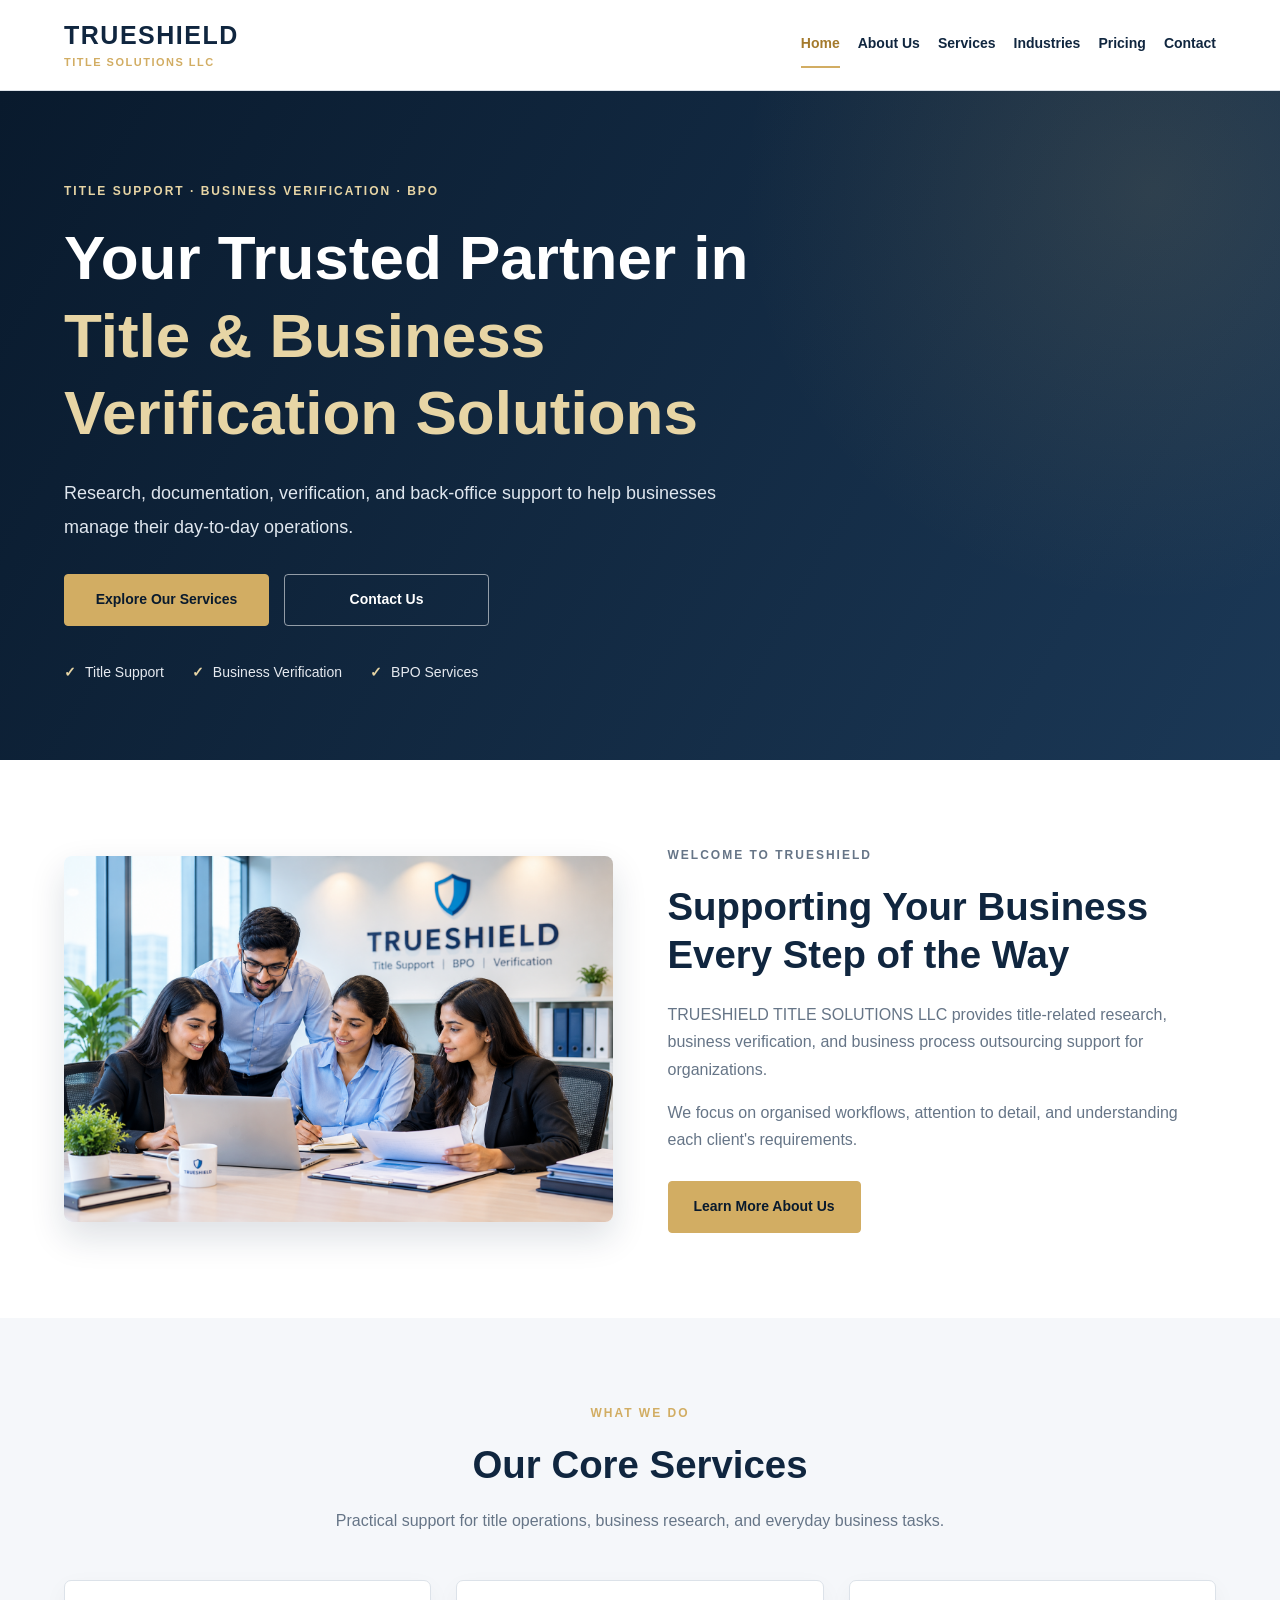
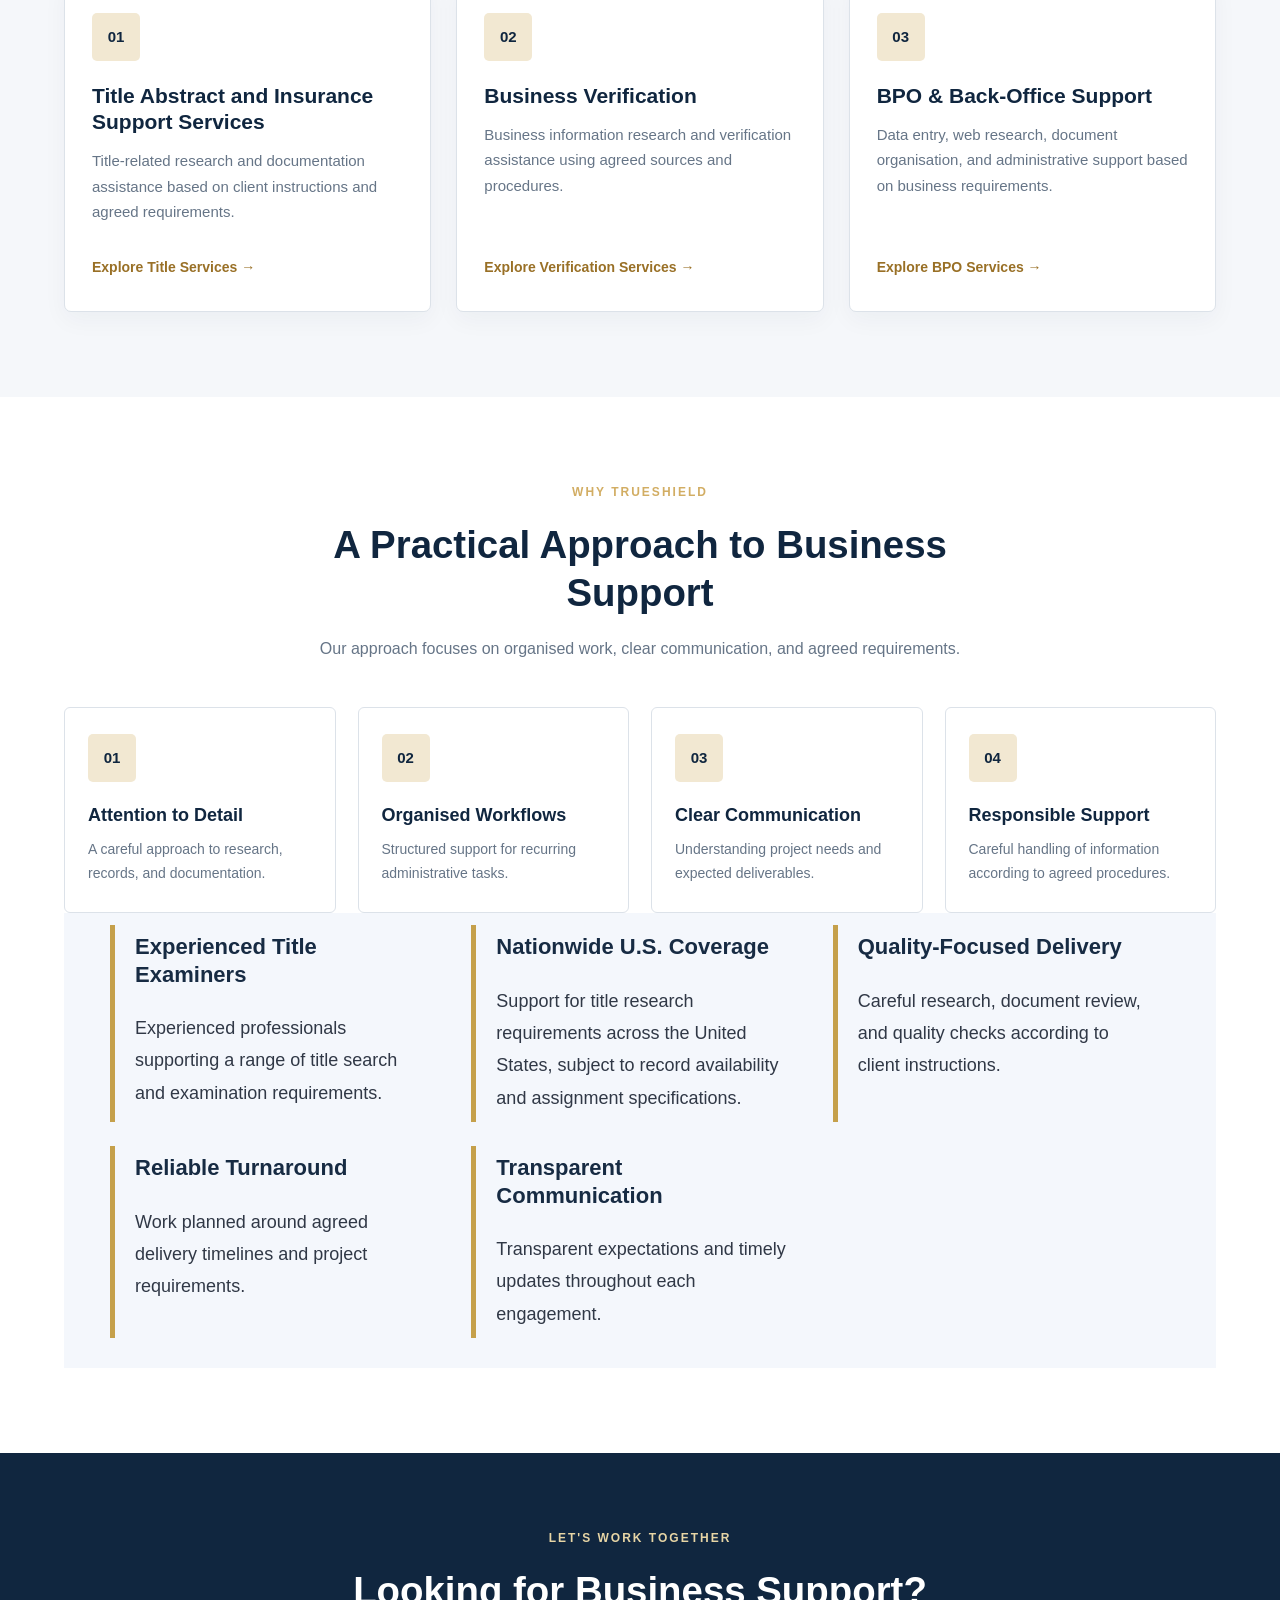
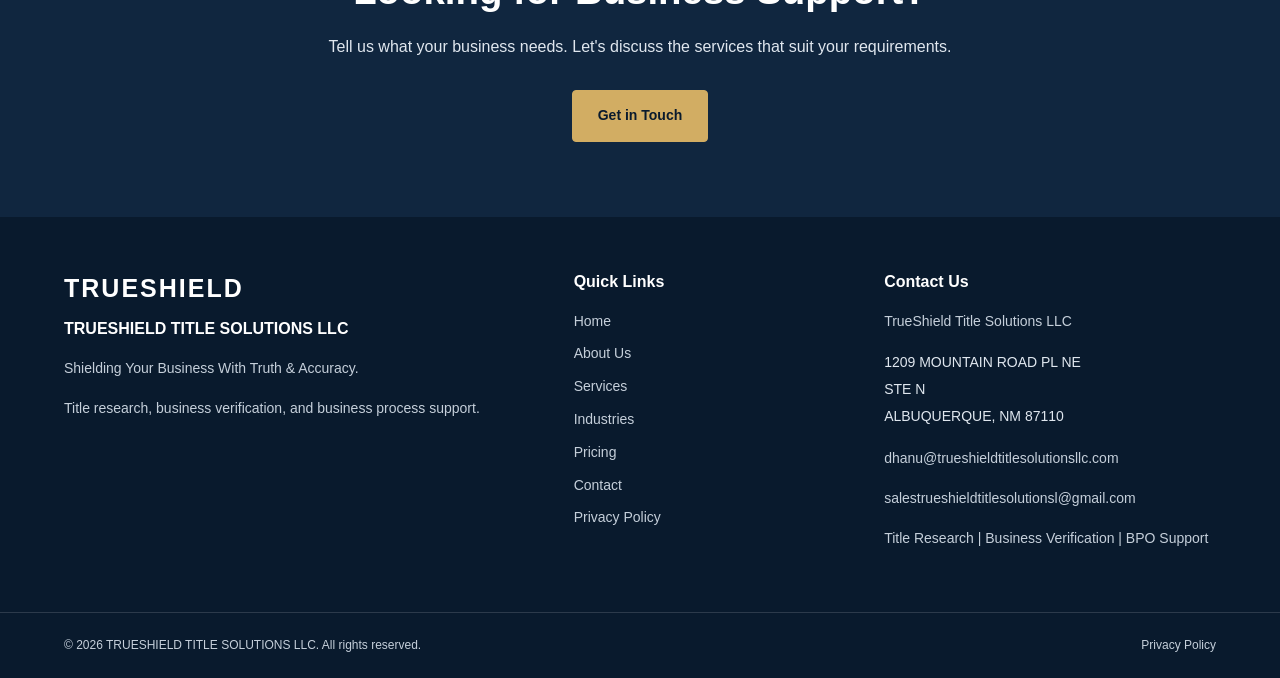
<file: index.html>
<!DOCTYPE html>
<html lang="en">
<head>
    <meta charset="UTF-8">
    <meta name="viewport" content="width=device-width, initial-scale=1.0">

    <title>TRUESHIELD TITLE SOLUTIONS LLC | Title &amp; Business Support</title>

    <meta name="description" content="Trueshield Title Solutions LLC provides title research support, business verification assistance, and business process outsourcing services.">

    <link rel="stylesheet" href="style.css">
</head>
<body>

    <!-- HEADER -->
    <header class="site-header">
        <div class="container header-container">

            <a href="index.html" class="logo">
                TRUESHIELD
                <span>TITLE SOLUTIONS LLC</span>
            </a>

            <button class="menu-toggle"
                    type="button"
                    aria-expanded="false"
                    aria-label="Toggle navigation">
                Menu
            </button>

            <nav class="main-nav" aria-label="Main navigation">
                <a href="index.html" class="active">Home</a>
                <a href="about.html">About Us</a>
                <a href="services.html">Services</a>
                <a href="industries.html">Industries</a>
                <a href="pricing.html">Pricing</a>
                <a href="contact.html">Contact</a>
            </nav>

        </div>
    </header>

    <main>

        <!-- HERO SECTION -->
        <section class="hero">
            <div class="container hero-content">

                <p class="eyebrow">
                    TITLE SUPPORT · BUSINESS VERIFICATION · BPO
                </p>

                <h1>
                    Your Trusted Partner in
                    <span>Title &amp; Business Verification Solutions</span>
                </h1>

                <p class="hero-description">
                    Research, documentation, verification, and
                    back-office support to help businesses manage
                    their day-to-day operations.
                </p>

                <div class="hero-buttons">
                    <a href="services.html" class="btn btn-primary">
                        Explore Our Services
                    </a>

                    <a href="contact.html" class="btn btn-outline">
                        Contact Us
                    </a>
                </div>

                <ul class="trust-list">
                    <li>Title Support</li>
                    <li>Business Verification</li>
                    <li>BPO Services</li>
                </ul>

            </div>
        </section>

        <!-- ABOUT SECTION -->
        <section class="section">
            <div class="container two-column">

                <div class="section-image">
                    <img
                        src="images/office.png"
                        alt="Professional office workspace"
                        loading="lazy">
                </div>

                <div class="section-content">
                    <p class="eyebrow">WELCOME TO TRUESHIELD</p>

                    <h2>
                        Supporting Your Business Every Step of the Way
                    </h2>

                    <p>
                        TRUESHIELD TITLE SOLUTIONS LLC provides
                        title-related research, business verification,
                        and business process outsourcing support
                        for organizations.
                    </p>

                    <p>
                        We focus on organised workflows, attention
                        to detail, and understanding each client's
                        requirements.
                    </p>

                    <a href="about.html" class="btn btn-primary">
                        Learn More About Us
                    </a>
                </div>

            </div>
        </section>

        <!-- SERVICES SECTION -->
        <section class="section section-light">
            <div class="container">

                <div class="section-heading">
                    <p class="eyebrow">WHAT WE DO</p>
                    <h2>Our Core Services</h2>

                    <p>
                        Practical support for title operations,
                        business research, and everyday business tasks.
                    </p>
                </div>

                <div class="card-grid">

                    <article class="service-card">
                        <div class="card-icon">01</div>

                        <h3>Title Abstract and Insurance Support Services</h3>

                        <p>
                            Title-related research and documentation
                            assistance based on client instructions
                            and agreed requirements.
                        </p>

                        <a href="title-services.html">
                            Explore Title Services →
                        </a>
                    </article>

                    <article class="service-card">
                        <div class="card-icon">02</div>

                        <h3>Business Verification</h3>

                        <p>
                            Business information research and
                            verification assistance using agreed
                            sources and procedures.
                        </p>

                        <a href="business-verification.html">
                            Explore Verification Services →
                        </a>
                    </article>

                    <article class="service-card">
                        <div class="card-icon">03</div>

                        <h3>BPO &amp; Back-Office Support</h3>

                        <p>
                            Data entry, web research, document
                            organisation, and administrative support
                            based on business requirements.
                        </p>

                        <a href="bpo-services.html">
                            Explore BPO Services →
                        </a>
                    </article>

                </div>
            </div>
        </section>

        <!-- WHY TRUESHIELD SECTION -->
        <section class="section">
            <div class="container">

                <div class="section-heading">
                    <p class="eyebrow">WHY TRUESHIELD</p>

                    <h2>A Practical Approach to Business Support</h2>

                    <p>
                        Our approach focuses on organised work,
                        clear communication, and agreed requirements.
                    </p>
                </div>

                <!-- ORIGINAL FOUR FEATURES -->
                <div class="feature-grid">

                    <article class="feature-item">
                        <div class="card-icon">01</div>

                        <h3>Attention to Detail</h3>

                        <p>
                            A careful approach to research,
                            records, and documentation.
                        </p>
                    </article>

                    <article class="feature-item">
                        <div class="card-icon">02</div>

                        <h3>Organised Workflows</h3>

                        <p>
                            Structured support for recurring
                            administrative tasks.
                        </p>
                    </article>

                    <article class="feature-item">
                        <div class="card-icon">03</div>

                        <h3>Clear Communication</h3>

                        <p>
                            Understanding project needs
                            and expected deliverables.
                        </p>
                    </article>

                    <article class="feature-item">
                        <div class="card-icon">04</div>

                        <h3>Responsible Support</h3>

                        <p>
                            Careful handling of information
                            according to agreed procedures.
                        </p>
                    </article>

                </div>

                <!-- FIVE ADDITIONAL FEATURES -->
                <div class="additional-features">

                    <article class="feature-item">
                        <h3>Experienced Title Examiners</h3>

                        <p>
                            Experienced professionals supporting
                            a range of title search and examination
                            requirements.
                        </p>
                    </article>

                    <article class="feature-item">
                        <h3>Nationwide U.S. Coverage</h3>

                        <p>
                            Support for title research requirements
                            across the United States, subject to
                            record availability and assignment
                            specifications.
                        </p>
                    </article>

                    <article class="feature-item">
                        <h3>Quality-Focused Delivery</h3>

                        <p>
                            Careful research, document review,
                            and quality checks according to
                            client instructions.
                        </p>
                    </article>

                    <article class="feature-item">
                        <h3>Reliable Turnaround</h3>

                        <p>
                            Work planned around agreed delivery
                            timelines and project requirements.
                        </p>
                    </article>

                    <article class="feature-item">
                        <h3>Transparent Communication</h3>

                        <p>
                            Transparent expectations and timely
                            updates throughout each engagement.
                        </p>
                    </article>

                </div>

            </div>
        </section>

        <!-- CONTACT CALL-TO-ACTION -->
        <section class="cta-section">
            <div class="container cta-content">

                <p class="eyebrow">LET'S WORK TOGETHER</p>

                <h2>Looking for Business Support?</h2>

                <p>
                    Tell us what your business needs.
                    Let's discuss the services that suit your requirements.
                </p>

                <a href="contact.html" class="btn btn-primary">
                    Get in Touch
                </a>

            </div>
        </section>

    </main>

    <!-- FOOTER -->
    <footer class="site-footer">
        <div class="container footer-grid">

            <div class="footer-about">
                <a href="index.html" class="footer-logo">
                    TRUESHIELD
                </a>

                <h3>TRUESHIELD TITLE SOLUTIONS LLC</h3>

                <p>
                    Shielding Your Business With Truth &amp; Accuracy.
                </p>

                <p>
                    Title research, business verification,
                    and business process support.
                </p>
            </div>

            <div class="footer-links">
                <h3>Quick Links</h3>

                <a href="index.html">Home</a>
                <a href="about.html">About Us</a>
                <a href="services.html">Services</a>
                <a href="industries.html">Industries</a>
                <a href="pricing.html">Pricing</a>
                <a href="contact.html">Contact</a>
                <a href="privacy.html">Privacy Policy</a>
            </div>

            <div class="footer-contact">
                <h3>Contact Us</h3>

                <p>
                    <strong>TrueShield Title Solutions LLC</strong>
                </p>

                <address class="us-office-address">
                    1209 MOUNTAIN ROAD PL NE<br>
                    STE N<br>
                    ALBUQUERQUE, NM 87110
                </address>

                <p>
                    <a href="mailto:dhanu@trueshieldtitlesolutionsllc.com">
                        dhanu@trueshieldtitlesolutionsllc.com
                    </a>
                </p>

                <p>
                    <a href="mailto:salestrueshieldtitlesolutionsl@gmail.com">
                        salestrueshieldtitlesolutionsl@gmail.com
                    </a>
                </p>

                <p>
                    Title Research | Business Verification | BPO Support
                </p>
            </div>

        </div>

        <div class="footer-bottom">
            <div class="container footer-bottom-content">

                <p>
                    &copy; 2026 TRUESHIELD TITLE SOLUTIONS LLC.
                    All rights reserved.
                </p>

                <a href="privacy.html">Privacy Policy</a>

            </div>
        </div>
    </footer>

    <script src="script.js"></script>

</body>
</html>
</file>
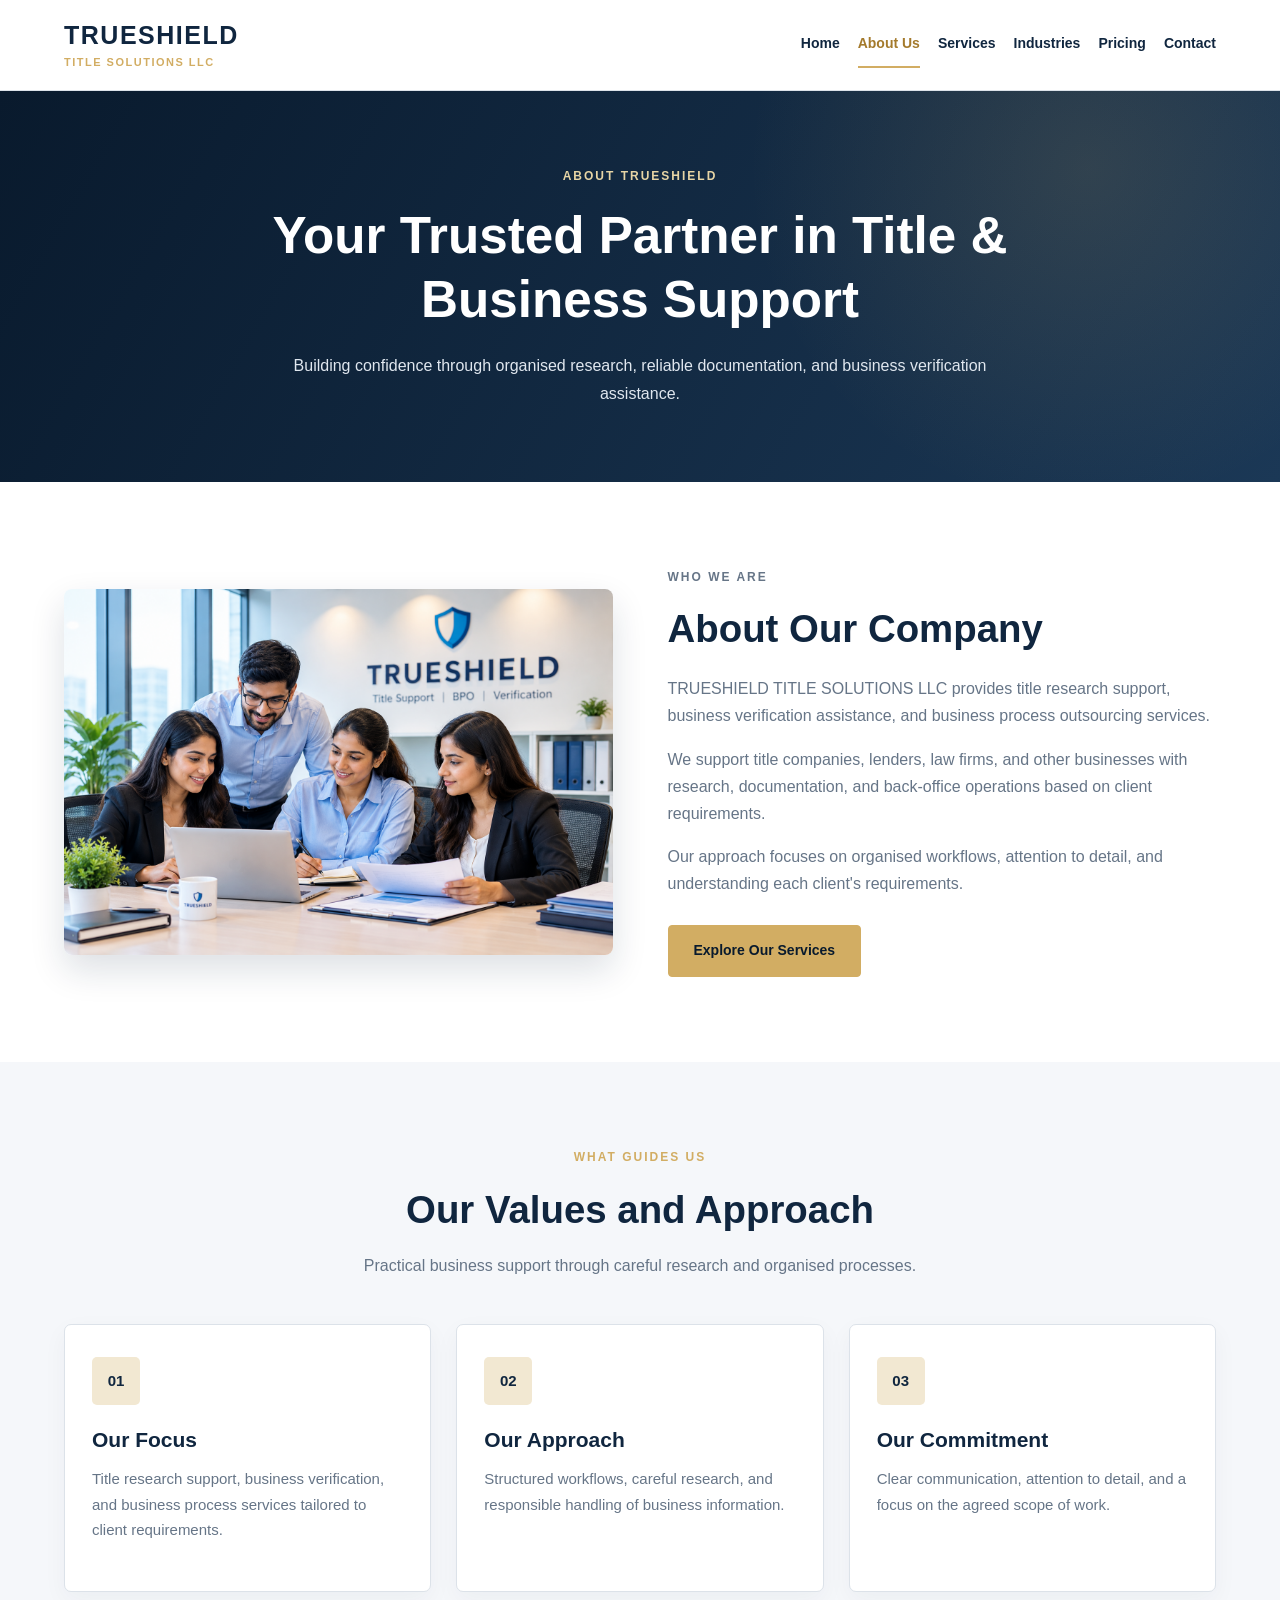
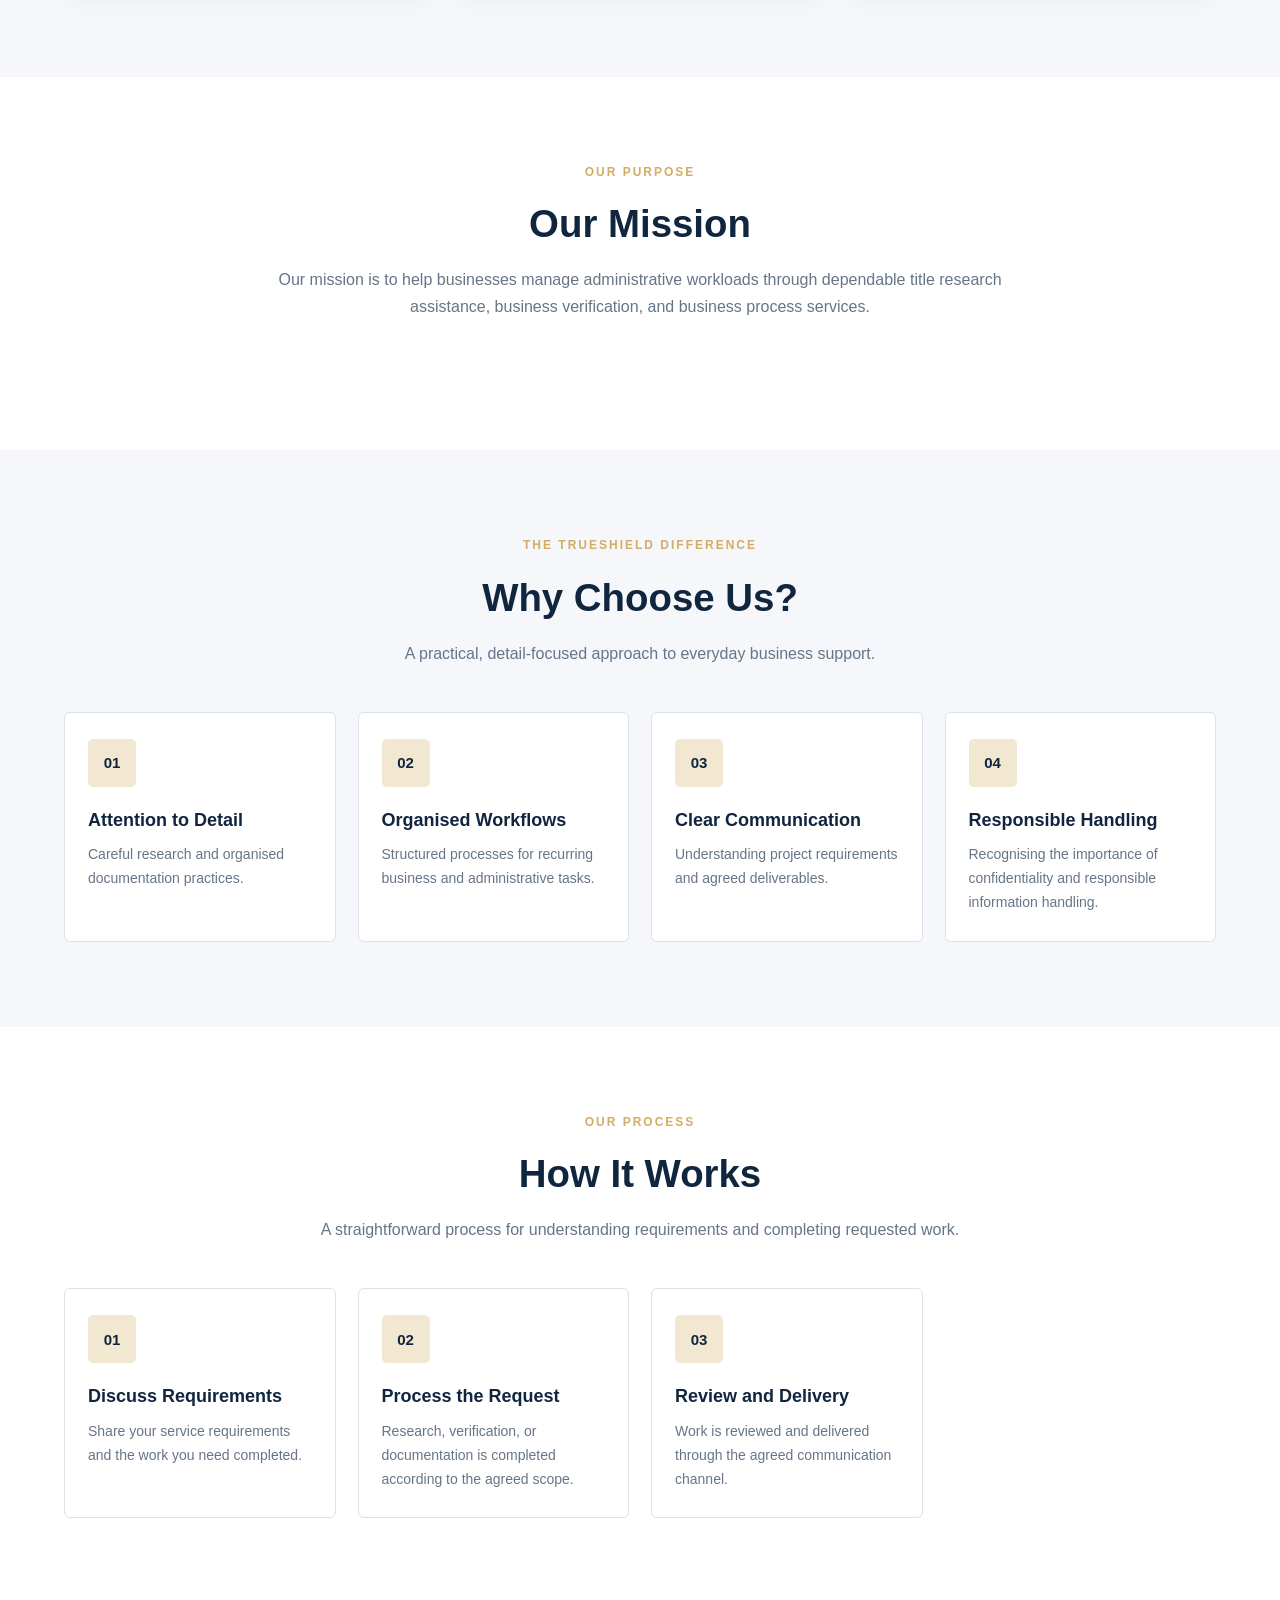
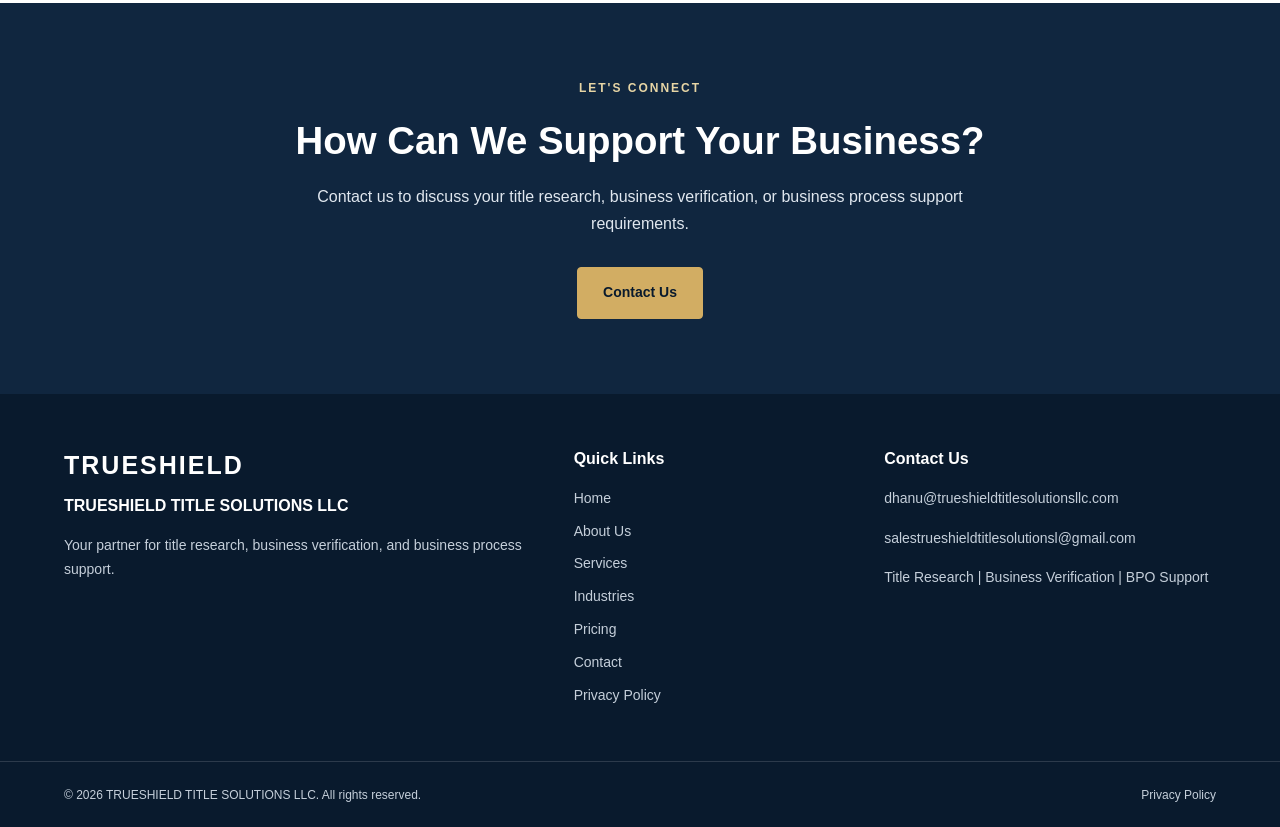
<file: about.html>
<!DOCTYPE html>
<html lang="en">
<head>
    <meta charset="UTF-8">
    <meta name="viewport" content="width=device-width, initial-scale=1.0">

    <title>About Us | TRUESHIELD TITLE SOLUTIONS LLC</title>
    <meta name="description" content="Learn about Trueshield Title Service LLC and our title research, business verification, and BPO support services.">

    <link rel="stylesheet" href="style.css">
</head>
<body>

<header class="site-header">
    <div class="container header-container">
        <a href="index.html" class="logo">
            TRUESHIELD
            <span>TITLE SOLUTIONS LLC</span>
        </a>

        <button class="menu-toggle" type="button"
                aria-expanded="false" aria-label="Toggle navigation">
            Menu
        </button>

        <nav class="main-nav" aria-label="Main navigation">
            <a href="index.html">Home</a>
            <a href="about.html" class="active">About Us</a>
            <a href="services.html">Services</a>
            <a href="industries.html">Industries</a>
            <a href="pricing.html">Pricing</a>
            <a href="contact.html">Contact</a>
        </nav>
    </div>
</header>

<main>

    <section class="page-hero">
        <div class="container">
            <p class="eyebrow">ABOUT TRUESHIELD</p>
            <h1>Your Trusted Partner in Title &amp; Business Support</h1>
            <p>
                Building confidence through organised research,
                reliable documentation, and business verification assistance.
            </p>
        </div>
    </section>

    <section class="section">
        <div class="container two-column">

            <div class="section-image">
                <img src="images/office.png"
                     alt="Professional office workspace">
            </div>

            <div class="section-content">
                <p class="eyebrow">WHO WE ARE</p>
                <h2>About Our Company</h2>

                <p>
                    TRUESHIELD TITLE SOLUTIONS LLC provides title research
                    support, business verification assistance, and
                    business process outsourcing services.
                </p>

                <p>
                    We support title companies, lenders, law firms,
                    and other businesses with research, documentation,
                    and back-office operations based on client requirements.
                </p>

                <p>
                    Our approach focuses on organised workflows,
                    attention to detail, and understanding each
                    client's requirements.
                </p>

                <a href="services.html" class="btn btn-primary">
                    Explore Our Services
                </a>
            </div>

        </div>
    </section>

    <section class="section section-light">
        <div class="container">

            <div class="section-heading">
                <p class="eyebrow">WHAT GUIDES US</p>
                <h2>Our Values and Approach</h2>
                <p>
                    Practical business support through careful research
                    and organised processes.
                </p>
            </div>

            <div class="card-grid">

                <article class="service-card">
                    <div class="card-icon">01</div>
                    <h3>Our Focus</h3>
                    <p>
                        Title research support, business verification,
                        and business process services tailored to
                        client requirements.
                    </p>
                </article>

                <article class="service-card">
                    <div class="card-icon">02</div>
                    <h3>Our Approach</h3>
                    <p>
                        Structured workflows, careful research,
                        and responsible handling of business information.
                    </p>
                </article>

                <article class="service-card">
                    <div class="card-icon">03</div>
                    <h3>Our Commitment</h3>
                    <p>
                        Clear communication, attention to detail,
                        and a focus on the agreed scope of work.
                    </p>
                </article>

            </div>
        </div>
    </section>

    <section class="section">
        <div class="container section-heading">
            <p class="eyebrow">OUR PURPOSE</p>
            <h2>Our Mission</h2>
            <p>
                Our mission is to help businesses manage administrative
                workloads through dependable title research assistance,
                business verification, and business process services.
            </p>
        </div>
    </section>

    <section class="section section-light">
        <div class="container">

            <div class="section-heading">
                <p class="eyebrow">THE TRUESHIELD DIFFERENCE</p>
                <h2>Why Choose Us?</h2>
                <p>
                    A practical, detail-focused approach to everyday
                    business support.
                </p>
            </div>

            <div class="feature-grid">

                <article class="feature-item">
                    <div class="card-icon">01</div>
                    <h3>Attention to Detail</h3>
                    <p>
                        Careful research and organised
                        documentation practices.
                    </p>
                </article>

                <article class="feature-item">
                    <div class="card-icon">02</div>
                    <h3>Organised Workflows</h3>
                    <p>
                        Structured processes for recurring
                        business and administrative tasks.
                    </p>
                </article>

                <article class="feature-item">
                    <div class="card-icon">03</div>
                    <h3>Clear Communication</h3>
                    <p>
                        Understanding project requirements
                        and agreed deliverables.
                    </p>
                </article>

                <article class="feature-item">
                    <div class="card-icon">04</div>
                    <h3>Responsible Handling</h3>
                    <p>
                        Recognising the importance of confidentiality
                        and responsible information handling.
                    </p>
                </article>

            </div>
        </div>
    </section>

    <section class="section">
        <div class="container">

            <div class="section-heading">
                <p class="eyebrow">OUR PROCESS</p>
                <h2>How It Works</h2>
                <p>
                    A straightforward process for understanding
                    requirements and completing requested work.
                </p>
            </div>

            <div class="feature-grid">

                <article class="feature-item">
                    <div class="card-icon">01</div>
                    <h3>Discuss Requirements</h3>
                    <p>
                        Share your service requirements and
                        the work you need completed.
                    </p>
                </article>

                <article class="feature-item">
                    <div class="card-icon">02</div>
                    <h3>Process the Request</h3>
                    <p>
                        Research, verification, or documentation
                        is completed according to the agreed scope.
                    </p>
                </article>

                <article class="feature-item">
                    <div class="card-icon">03</div>
                    <h3>Review and Delivery</h3>
                    <p>
                        Work is reviewed and delivered through
                        the agreed communication channel.
                    </p>
                </article>

            </div>
        </div>
    </section>

    <section class="cta-section">
        <div class="container cta-content">
            <p class="eyebrow">LET'S CONNECT</p>
            <h2>How Can We Support Your Business?</h2>
            <p>
                Contact us to discuss your title research,
                business verification, or business process
                support requirements.
            </p>
            <a class="btn btn-primary" href="contact.html">
                Contact Us
            </a>
        </div>
    </section>

</main>

<footer class="site-footer">
    <div class="container footer-grid">

        <div class="footer-about">
            <a href="index.html" class="footer-logo">TRUESHIELD</a>
            <h3>TRUESHIELD TITLE SOLUTIONS LLC</h3>
            <p>
                Your partner for title research, business verification,
                and business process support.
            </p>
        </div>

        <div class="footer-links">
            <h3>Quick Links</h3>
            <a href="index.html">Home</a>
            <a href="about.html">About Us</a>
            <a href="services.html">Services</a>
            <a href="industries.html">Industries</a>
            <a href="pricing.html">Pricing</a>
            <a href="contact.html">Contact</a>
            <a href="privacy.html">Privacy Policy</a>
        </div>

        <div class="footer-contact">
            <h3>Contact Us</h3>

            <p>
                <a href="mailto:dhanu@trueshieldtitlesolutionsllc.com">
                    dhanu@trueshieldtitlesolutionsllc.com
                </a>
            </p>

            <p>
                <a href="mailto:salestrueshieldtitlesolutionsl@gmail.com">
                    salestrueshieldtitlesolutionsl@gmail.com
                </a>
            </p>

            <p>
                Title Research | Business Verification | BPO Support
            </p>
        </div>

    </div>

    <div class="footer-bottom">
        <div class="container footer-bottom-content">
            <p>
                &copy; 2026 TRUESHIELD TITLE SOLUTIONS LLC.
                All rights reserved.
            </p>
            <a href="privacy.html">Privacy Policy</a>
        </div>
    </div>
</footer>

<script src="script.js"></script>

</body>
</html>
</file>
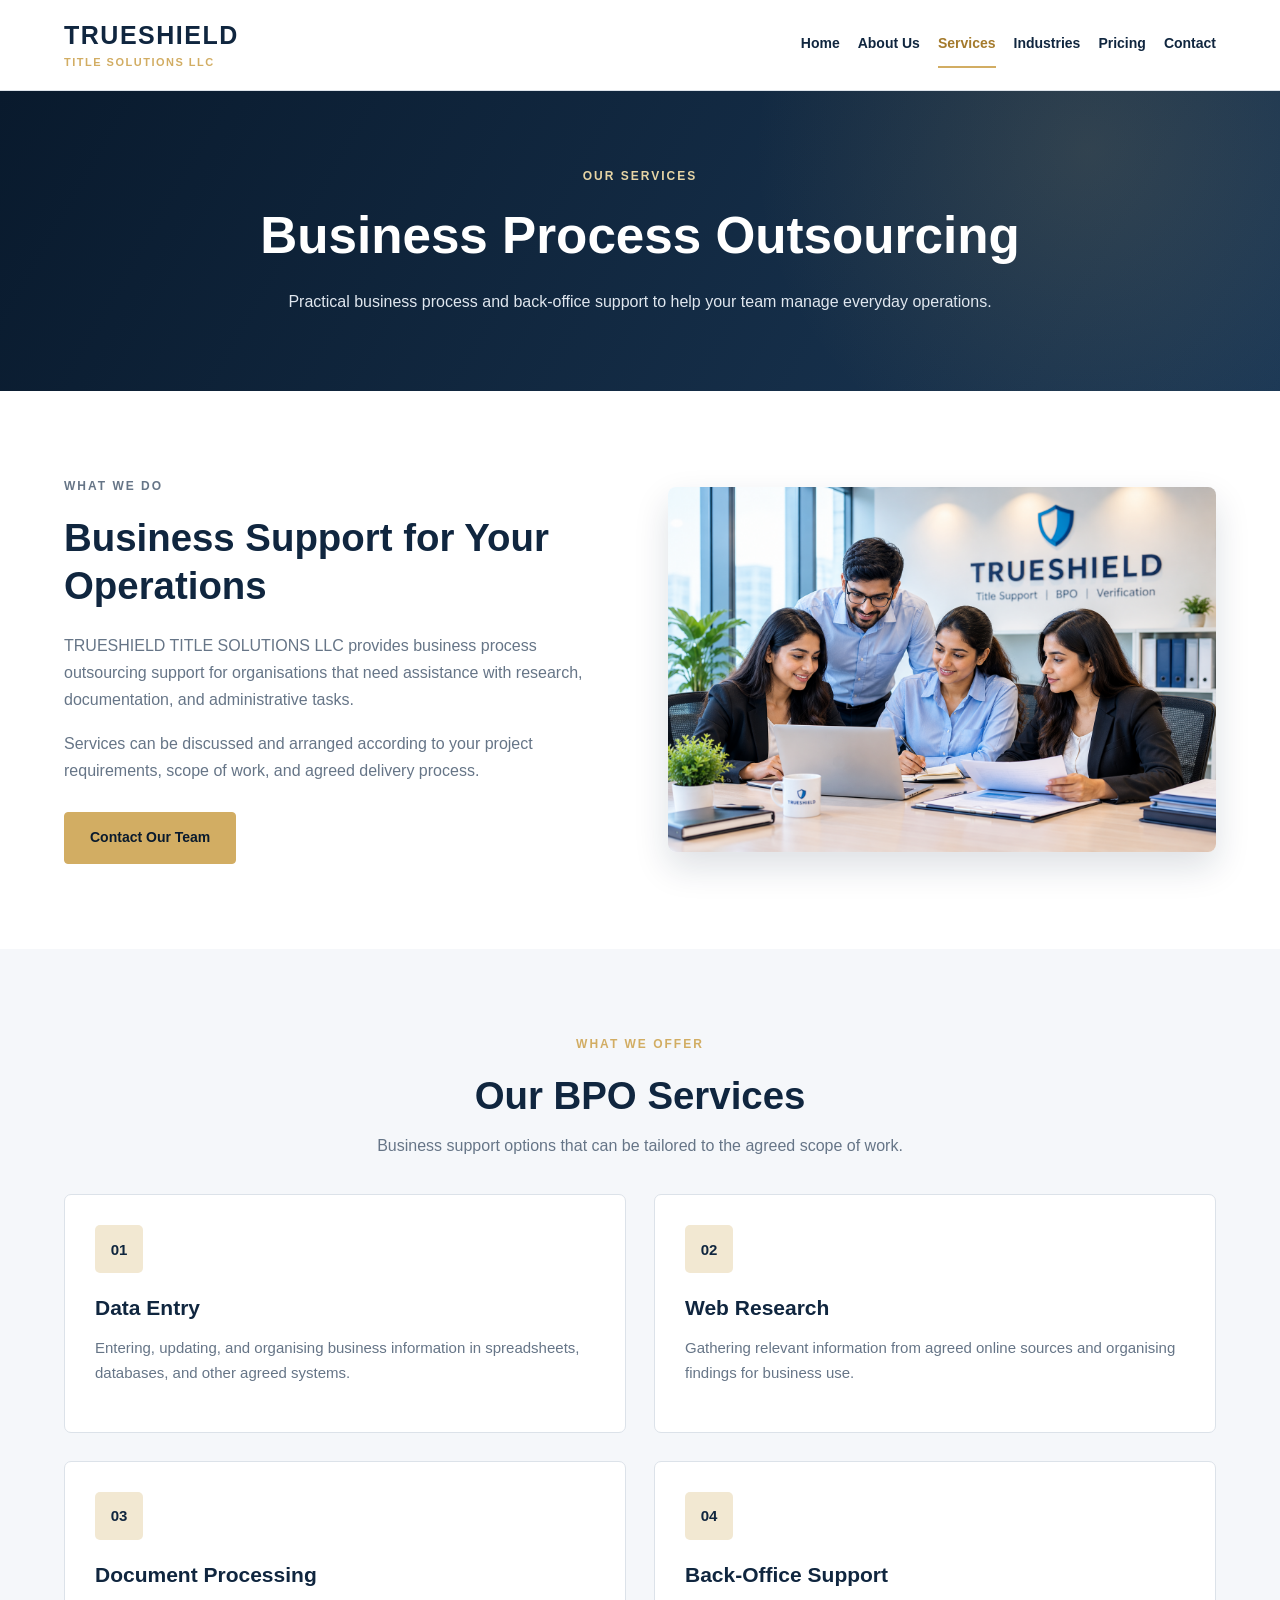
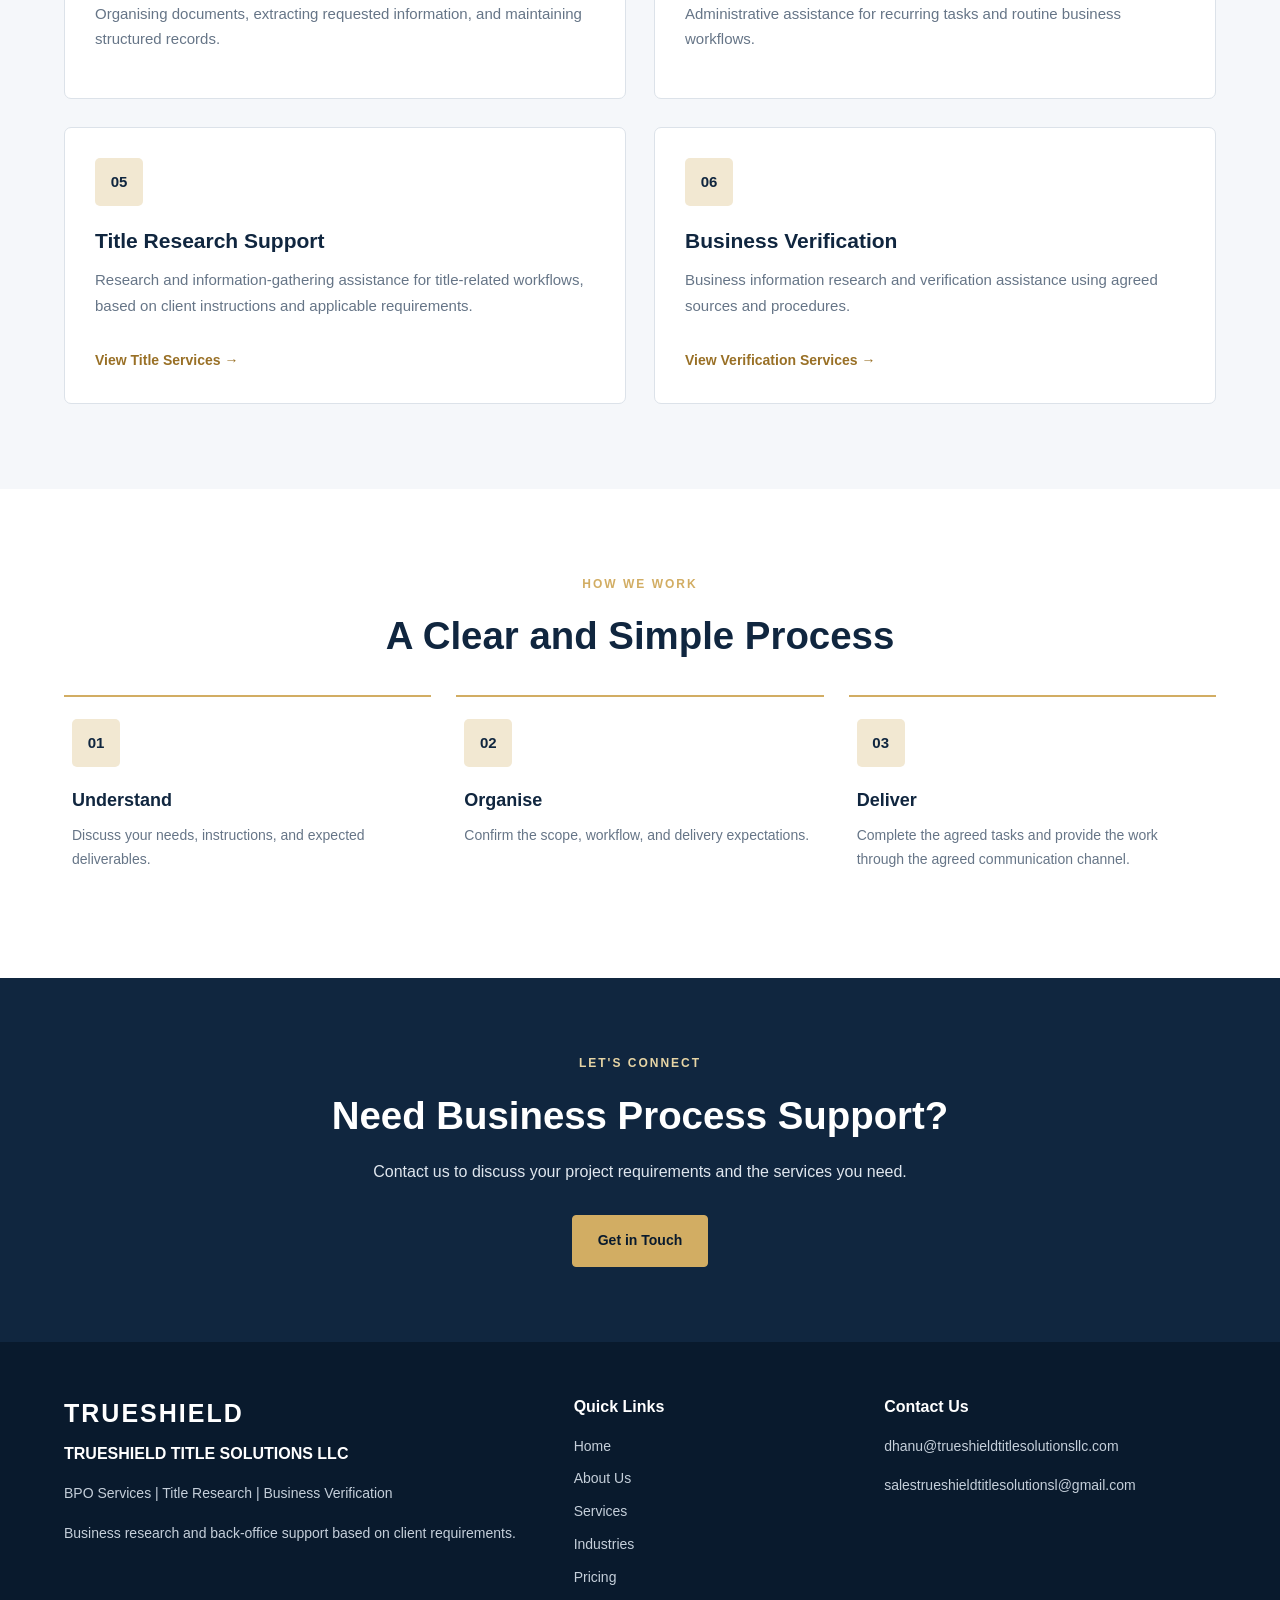
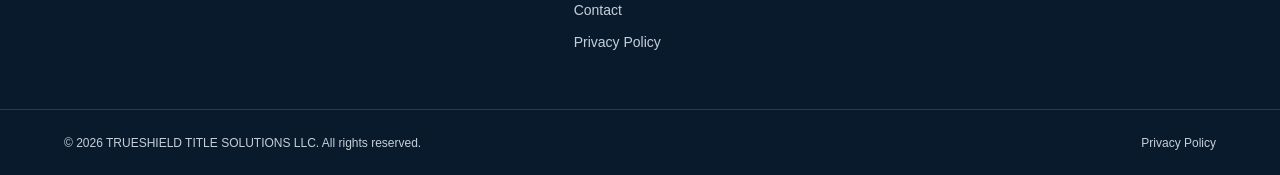
<file: bpo-services.html>
<!DOCTYPE html>
<html lang="en">
<head>
    <meta charset="UTF-8">
    <meta name="viewport" content="width=device-width, initial-scale=1.0">

    <title>BPO Services | TRUESHIELD TITLE SOLUTIONS LLC</title>
    <meta name="description" content="Explore business process outsourcing, title research support, business verification, data entry, and back-office services from Trueshield Title Service LLC.">

    <link rel="stylesheet" href="style.css">
</head>

<body class="bpo-services">

<header class="site-header">
    <div class="container header-container">

        <a href="index.html" class="logo">
            TRUESHIELD
            <span>TITLE SOLUTIONS LLC</span>
        </a>

        <button class="menu-toggle"
                type="button"
                aria-expanded="false"
                aria-label="Toggle navigation">
            Menu
        </button>

        <nav class="main-nav" aria-label="Main navigation">
            <a href="index.html">Home</a>
            <a href="about.html">About Us</a>
            <a href="services.html" class="active">Services</a>
            <a href="industries.html">Industries</a>
            <a href="pricing.html">Pricing</a>
            <a href="contact.html">Contact</a>
        </nav>

    </div>
</header>

<main>

    <!-- PAGE BANNER -->
    <section class="page-hero">
        <div class="container">
            <p class="eyebrow">OUR SERVICES</p>
            <h1>Business Process Outsourcing</h1>
            <p>
                Practical business process and back-office support
                to help your team manage everyday operations.
            </p>
        </div>
    </section>

    <!-- INTRODUCTION -->
    <section class="section">
        <div class="container two-column">

            <div class="section-content">
                <p class="eyebrow">WHAT WE DO</p>
                <h2>Business Support for Your Operations</h2>

                <p>
                    TRUESHIELD TITLE SOLUTIONS LLC provides business
                    process outsourcing support for organisations
                    that need assistance with research, documentation,
                    and administrative tasks.
                </p>

                <p>
                    Services can be discussed and arranged according
                    to your project requirements, scope of work,
                    and agreed delivery process.
                </p>

                <a href="contact.html" class="btn btn-primary">
                    Contact Our Team
                </a>
            </div>

            <div class="section-image">
                <img src="images/office.png"
                     alt="Professional office workspace"
                     loading="lazy">
            </div>

        </div>
    </section>

    <!-- BPO SERVICES -->
    <section class="section section-light">
        <div class="container">

            <div class="section-heading">
                <p class="eyebrow">WHAT WE OFFER</p>
                <h2>Our BPO Services</h2>
                <p>
                    Business support options that can be tailored
                    to the agreed scope of work.
                </p>
            </div>

            <div class="card-grid">

                <article class="service-card">
                    <div class="card-icon">01</div>
                    <h3>Data Entry</h3>
                    <p>
                        Entering, updating, and organising business
                        information in spreadsheets, databases,
                        and other agreed systems.
                    </p>
                </article>

                <article class="service-card">
                    <div class="card-icon">02</div>
                    <h3>Web Research</h3>
                    <p>
                        Gathering relevant information from
                        agreed online sources and organising
                        findings for business use.
                    </p>
                </article>

                <article class="service-card">
                    <div class="card-icon">03</div>
                    <h3>Document Processing</h3>
                    <p>
                        Organising documents, extracting requested
                        information, and maintaining structured records.
                    </p>
                </article>

                <article class="service-card">
                    <div class="card-icon">04</div>
                    <h3>Back-Office Support</h3>
                    <p>
                        Administrative assistance for recurring
                        tasks and routine business workflows.
                    </p>
                </article>

                <article class="service-card">
                    <div class="card-icon">05</div>
                    <h3>Title Research Support</h3>
                    <p>
                        Research and information-gathering assistance
                        for title-related workflows, based on client
                        instructions and applicable requirements.
                    </p>
                    <a href="title-services.html">
                        View Title Services →
                    </a>
                </article>

                <article class="service-card">
                    <div class="card-icon">06</div>
                    <h3>Business Verification</h3>
                    <p>
                        Business information research and
                        verification assistance using agreed
                        sources and procedures.
                    </p>
                    <a href="business-verification.html">
                        View Verification Services →
                    </a>
                </article>

            </div>
        </div>
    </section>

    <!-- OUR WORK PROCESS -->
    <section class="section">
        <div class="container">

            <div class="section-heading">
                <p class="eyebrow">HOW WE WORK</p>
                <h2>A Clear and Simple Process</h2>
            </div>

            <div class="feature-grid">

                <article class="feature-item">
                    <div class="card-icon">01</div>
                    <h3>Understand</h3>
                    <p>
                        Discuss your needs, instructions,
                        and expected deliverables.
                    </p>
                </article>

                <article class="feature-item">
                    <div class="card-icon">02</div>
                    <h3>Organise</h3>
                    <p>
                        Confirm the scope, workflow,
                        and delivery expectations.
                    </p>
                </article>

                <article class="feature-item">
                    <div class="card-icon">03</div>
                    <h3>Deliver</h3>
                    <p>
                        Complete the agreed tasks and
                        provide the work through the
                        agreed communication channel.
                    </p>
                </article>

            </div>
        </div>
    </section>

    <!-- CONTACT CTA -->
    <section class="cta-section">
        <div class="container cta-content">
            <p class="eyebrow">LET'S CONNECT</p>
            <h2>Need Business Process Support?</h2>
            <p>
                Contact us to discuss your project requirements
                and the services you need.
            </p>
            <a href="contact.html" class="btn btn-primary">
                Get in Touch
            </a>
        </div>
    </section>

</main>

<!-- FOOTER -->
<footer class="site-footer">
    <div class="container footer-grid">

        <div class="footer-about">
            <a href="index.html" class="footer-logo">TRUESHIELD</a>
            <h3>TRUESHIELD TITLE SOLUTIONS LLC</h3>
            <p>
                BPO Services | Title Research | Business Verification
            </p>
            <p>
                Business research and back-office support
                based on client requirements.
            </p>
        </div>

        <div class="footer-links">
            <h3>Quick Links</h3>
            <a href="index.html">Home</a>
            <a href="about.html">About Us</a>
            <a href="services.html">Services</a>
            <a href="industries.html">Industries</a>
            <a href="pricing.html">Pricing</a>
            <a href="contact.html">Contact</a>
            <a href="privacy.html">Privacy Policy</a>
        </div>

        <div class="footer-contact">
            <h3>Contact Us</h3>

            <p>
                <a href="mailto:dhanu@trueshieldtitlesolutionsllc.com">
                    dhanu@trueshieldtitlesolutionsllc.com
                </a>
            </p>

            <p>
                <a href="mailto:salestrueshieldtitlesolutionsl@gmail.com">
                    salestrueshieldtitlesolutionsl@gmail.com
                </a>
            </p>

        </div>

    </div>

    <div class="footer-bottom">
        <div class="container footer-bottom-content">
            <p>
                &copy; <span id="current-year">2026</span>
                TRUESHIELD TITLE SOLUTIONS LLC. All rights reserved.
            </p>
            <a href="privacy.html">Privacy Policy</a>
        </div>
    </div>
</footer>

<script src="script.js"></script>
<script>
    const yearElement = document.getElementById("current-year");
    if (yearElement) {
        yearElement.textContent = new Date().getFullYear();
    }
</script>

</body>
</html>
</file>
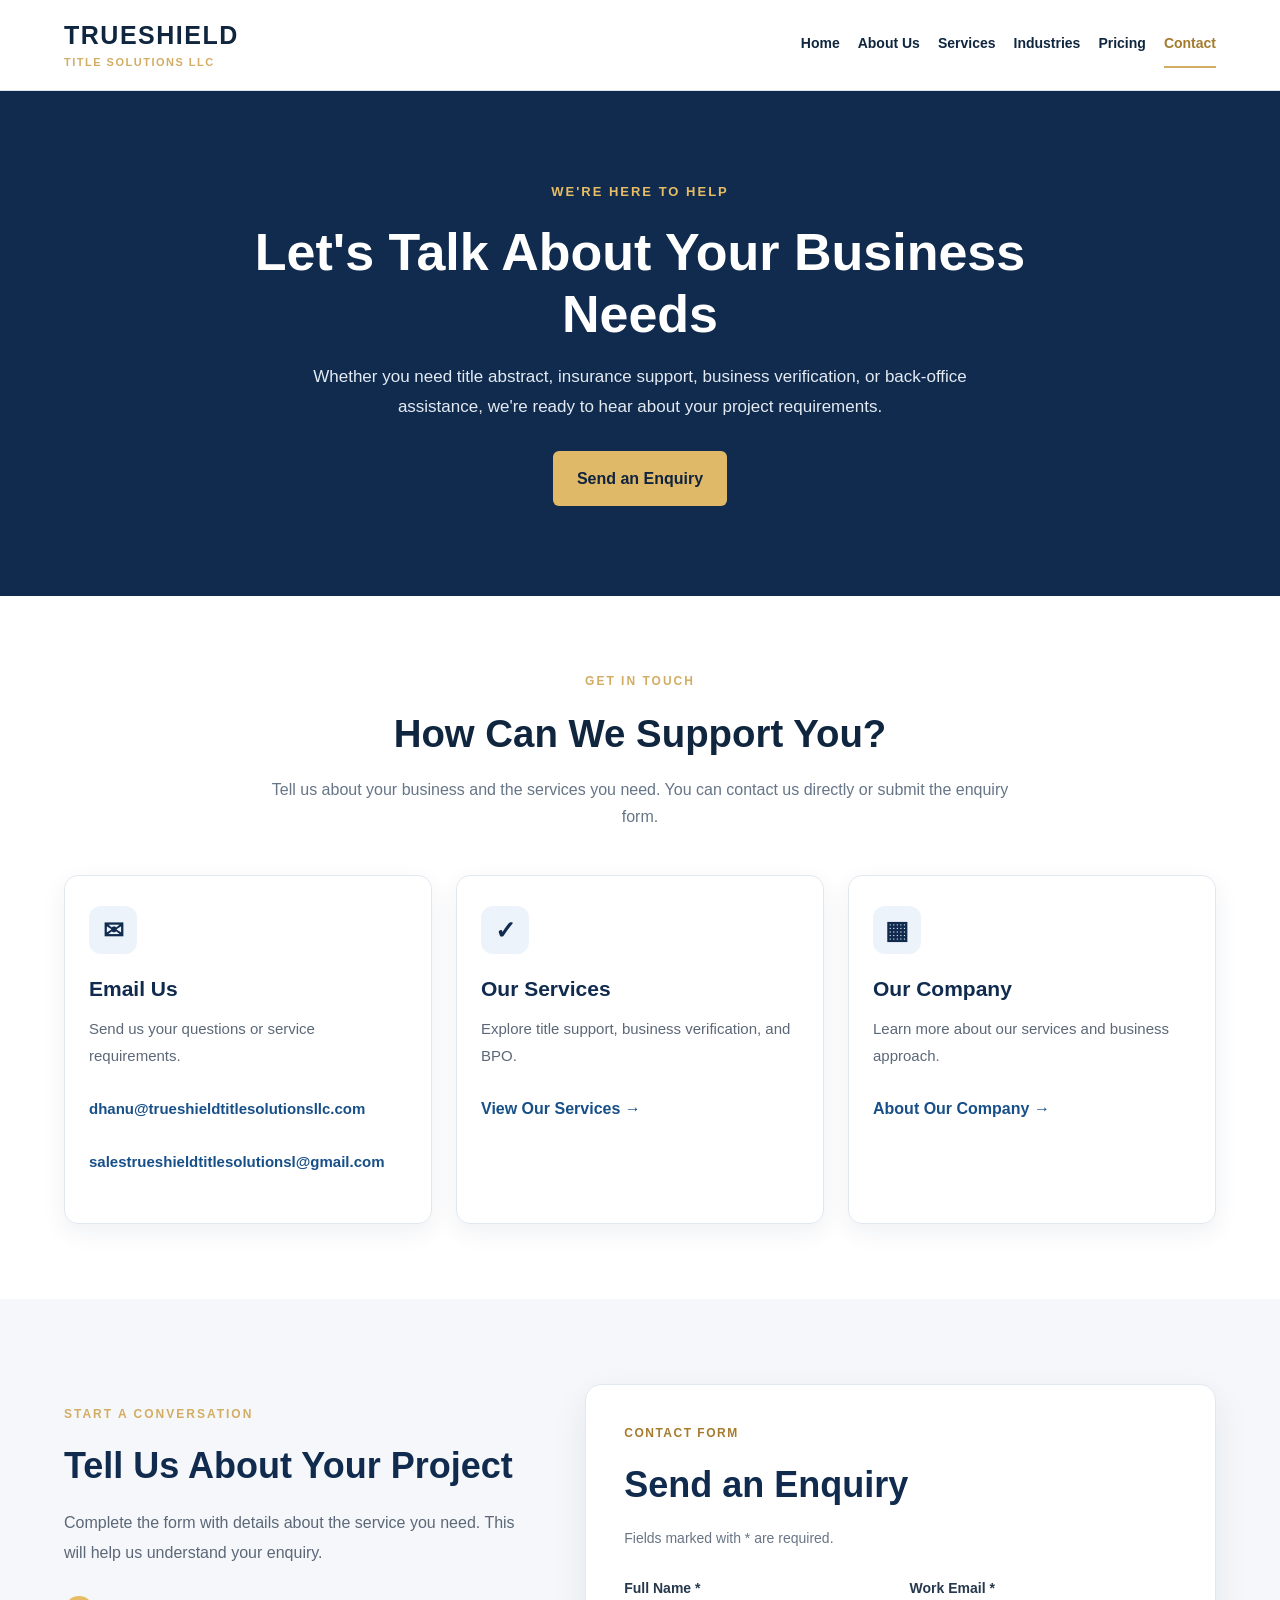
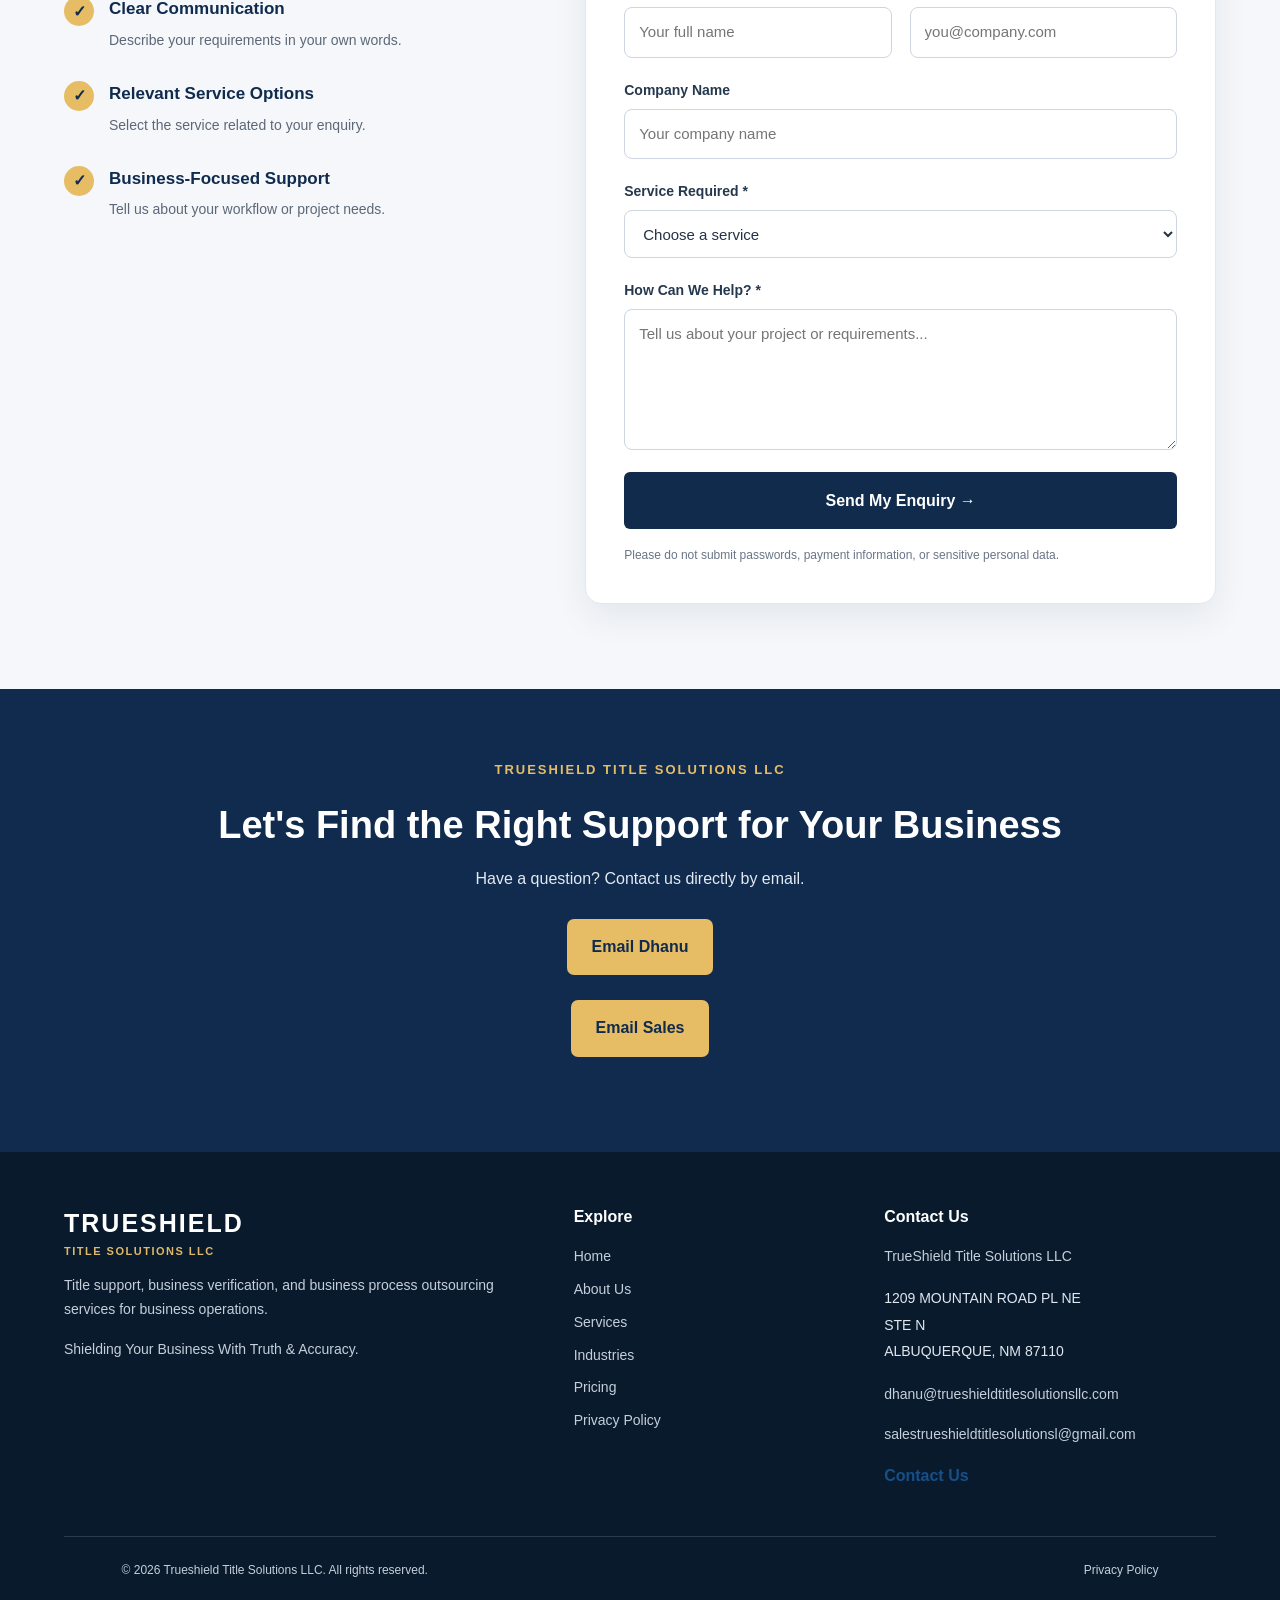
<file: contact.html>
<!DOCTYPE html>
<html lang="en">
<head>
    <meta charset="UTF-8">
    <meta name="viewport" content="width=device-width, initial-scale=1.0">

    <title>Contact Us | Trueshield Title SOLUTIONS LLC</title>
    <meta name="description" content="Contact Trueshield Title SOLUTIONS LLC for title abstract, insurance support, business verification, and BPO services.">

    <meta name="theme-color" content="#0b1d33">

    <link rel="stylesheet" href="style.css">
</head>

<body>

<header class="site-header">

    <div class="container header-container">

        <a href="index.html" class="logo">
            TRUESHIELD
            <span>TITLE SOLUTIONS LLC</span>
        </a>

        <button
            class="menu-toggle"
            type="button"
            aria-expanded="false"
            aria-label="Toggle navigation"
        >
            Menu
        </button>

        <nav class="main-nav" aria-label="Main navigation">

            <a href="index.html">Home</a>

            <a href="about.html">About Us</a>

            <a href="services.html">Services</a>

            <a href="industries.html">Industries</a>

            <a href="pricing.html">Pricing</a>

            <a href="contact.html" class="active">Contact</a>

        </nav>

    </div>

</header>


<main>

    <!-- CONTACT HERO -->

    <section class="contact-hero">

        <div class="container contact-hero-content">

            <p class="eyebrow">
                WE'RE HERE TO HELP
            </p>

            <h1>
                Let's Talk About Your Business Needs
            </h1>

            <p>
                Whether you need title abstract, insurance support,
                business verification, or back-office assistance,
                we're ready to hear about your project requirements.
            </p>

            <a href="#contact-form" class="button">
                Send an Enquiry
            </a>

        </div>

    </section>


    <!-- CONTACT INTRO -->

    <section class="section contact-intro">

        <div class="container">

            <div class="section-heading">

                <p class="eyebrow">
                    GET IN TOUCH
                </p>

                <h2>
                    How Can We Support You?
                </h2>

                <p>
                    Tell us about your business and the services you need.
                    You can contact us directly or submit the enquiry form.
                </p>

            </div>


            <div class="contact-info-grid">

                <article class="contact-info-card">

                    <div class="contact-icon" aria-hidden="true">
                        ✉
                    </div>

                    <h3>
                        Email Us
                    </h3>

                    <p>
                        Send us your questions or service requirements.
                    </p>

                    <p>
                        <a href="mailto:dhanu@trueshieldtitlesolutionsllc.com">
                            dhanu@trueshieldtitlesolutionsllc.com
                        </a>
                    </p>

                    <p>
                        <a href="mailto:salestrueshieldtitlesolutionsl@gmail.com">
                            salestrueshieldtitlesolutionsl@gmail.com
                        </a>
                    </p>

                </article>


                <article class="contact-info-card">

                    <div class="contact-icon" aria-hidden="true">
                        ✓
                    </div>

                    <h3>
                        Our Services
                    </h3>

                    <p>
                        Explore title support, business verification, and BPO.
                    </p>

                    <a href="services.html">
                        View Our Services →
                    </a>

                </article>


                <article class="contact-info-card">

                    <div class="contact-icon" aria-hidden="true">
                        ▦
                    </div>

                    <h3>
                        Our Company
                    </h3>

                    <p>
                        Learn more about our services and business approach.
                    </p>

                    <a href="about.html">
                        About Our Company →
                    </a>

                </article>

            </div>

        </div>

    </section>


    <!-- CONTACT FORM -->

    <section
        class="section section-light"
        id="contact-form"
    >

        <div class="container contact-form-layout">


            <div class="contact-form-info">

                <p class="eyebrow">
                    START A CONVERSATION
                </p>

                <h2>
                    Tell Us About Your Project
                </h2>

                <p>
                    Complete the form with details about the service
                    you need. This will help us understand your enquiry.
                </p>


                <div class="contact-promise">

                    <span class="promise-check">
                        ✓
                    </span>

                    <div>

                        <h3>
                            Clear Communication
                        </h3>

                        <p>
                            Describe your requirements in your own words.
                        </p>

                    </div>

                </div>


                <div class="contact-promise">

                    <span class="promise-check">
                        ✓
                    </span>

                    <div>

                        <h3>
                            Relevant Service Options
                        </h3>

                        <p>
                            Select the service related to your enquiry.
                        </p>

                    </div>

                </div>


                <div class="contact-promise">

                    <span class="promise-check">
                        ✓
                    </span>

                    <div>

                        <h3>
                            Business-Focused Support
                        </h3>

                        <p>
                            Tell us about your workflow or project needs.
                        </p>

                    </div>

                </div>

            </div>


            <div class="contact-form-card">


                <div class="form-heading">

                    <p class="eyebrow">
                        CONTACT FORM
                    </p>

                    <h2>
                        Send an Enquiry
                    </h2>

                    <p>
                        Fields marked with * are required.
                    </p>

                </div>


                <!-- WEB3FORMS CONTACT FORM -->

                <form
                    class="contact-form"
                    id="enquiryForm"
                    action="https://api.web3forms.com/submit"
                    method="POST"
                >

                    <!-- WEB3FORMS ACCESS KEY -->

                    <input
                        type="hidden"
                        name="access_key"
                        value="873f19e2-c372-424a-979a-2ef03ac8e328"
                    >


                    <!-- EMAIL SUBJECT -->

                    <input
                        type="hidden"
                        name="subject"
                        value="New Website Enquiry - Trueshield Title Solutions LLC"
                    >


                    <!-- THANK YOU PAGE -->

                    <input
                        type="hidden"
                        name="redirect"
                        value="https://trueshieldtitlesolutionsllc.com/thank-you.html"
                    >


                    <!-- SPAM PROTECTION -->

                    <input
                        type="checkbox"
                        name="botcheck"
                        style="display:none;"
                    >


                    <!-- VISITOR DETAILS -->

                    <div class="form-row">

                        <div class="form-group">

                            <label for="name">
                                Full Name *
                            </label>

                            <input
                                type="text"
                                id="name"
                                name="name"
                                placeholder="Your full name"
                                autocomplete="name"
                                required
                            >

                        </div>


                        <div class="form-group">

                            <label for="email">
                                Work Email *
                            </label>

                            <input
                                type="email"
                                id="email"
                                name="email"
                                placeholder="you@company.com"
                                autocomplete="email"
                                required
                            >

                        </div>

                    </div>


                    <div class="form-group">

                        <label for="company">
                            Company Name
                        </label>

                        <input
                            type="text"
                            id="company"
                            name="company"
                            placeholder="Your company name"
                            autocomplete="organization"
                        >

                    </div>


                    <div class="form-group">

                        <label for="service">
                            Service Required *
                        </label>

                        <select
                            id="service"
                            name="service"
                            required
                        >

                            <option value="">
                                Choose a service
                            </option>

                            <option value="Title Abstract and Insurance Support Services">
                                Title Abstract and Insurance Support Services
                            </option>

                            <option value="Business Verification">
                                Business Verification
                            </option>

                            <option value="BPO Services">
                                BPO Services
                            </option>

                            <option value="Data Entry and Web Research">
                                Data Entry and Web Research
                            </option>

                            <option value="Document Processing">
                                Document Processing
                            </option>

                            <option value="Other">
                                Other
                            </option>

                        </select>

                    </div>


                    <div class="form-group">

                        <label for="message">
                            How Can We Help? *
                        </label>

                        <textarea
                            id="message"
                            name="message"
                            rows="5"
                            placeholder="Tell us about your project or requirements..."
                            required
                        ></textarea>

                    </div>


                    <button
                        type="submit"
                        class="button form-submit"
                    >
                        Send My Enquiry →
                    </button>


                    <p class="form-note">

                        Please do not submit passwords, payment information,
                        or sensitive personal data.

                    </p>

                </form>

            </div>

        </div>

    </section>


    <!-- BOTTOM CTA -->

    <section class="contact-bottom-cta">

        <div class="container">

            <p class="eyebrow">
                TRUESHIELD TITLE SOLUTIONS LLC
            </p>

            <h2>
                Let's Find the Right Support for Your Business
            </h2>

            <p>
                Have a question? Contact us directly by email.
            </p>

            <p>
                <a
                    href="mailto:dhanu@trueshieldtitlesolutionsllc.com"
                    class="button button-light"
                >
                    Email Dhanu
                </a>
            </p>

            <p>
                <a
                    href="mailto:salestrueshieldtitlesolutionsl@gmail.com"
                    class="button button-light"
                >
                    Email Sales
                </a>
            </p>

        </div>

    </section>

</main>


<!-- FOOTER -->

<footer class="site-footer">

    <div class="container">

        <div class="footer-grid">


            <div class="footer-about">

                <a
                    href="index.html"
                    class="footer-logo"
                >

                    TRUESHIELD

                    <span>
                        TITLE SOLUTIONS LLC
                    </span>

                </a>

                <p>
                    Title support, business verification, and business
                    process outsourcing services for business operations.
                </p>

                <p class="footer-tagline">
                    Shielding Your Business With Truth &amp; Accuracy.
                </p>

            </div>


            <div class="footer-links">

                <h3>
                    Explore
                </h3>

                <a href="index.html">
                    Home
                </a>

                <a href="about.html">
                    About Us
                </a>

                <a href="services.html">
                    Services
                </a>

                <a href="industries.html">
                    Industries
                </a>

                <a href="pricing.html">
                    Pricing
                </a>

                <a href="privacy.html">
                    Privacy Policy
                </a>

            </div>


            <div class="footer-contact">

                <h3>
                    Contact Us
                </h3>

                <p>
                    TrueShield Title Solutions LLC
                </p>

                <address class="us-office-address">
                    1209 MOUNTAIN ROAD PL NE<br>
                    STE N<br>
                    ALBUQUERQUE, NM 87110
                </address>

                <p>

                    <a href="mailto:dhanu@trueshieldtitlesolutionsllc.com">
                        dhanu@trueshieldtitlesolutionsllc.com
                    </a>

                </p>

                <p>

                    <a href="mailto:salestrueshieldtitlesolutionsl@gmail.com">
                        salestrueshieldtitlesolutionsl@gmail.com
                    </a>

                </p>

                <a href="contact.html">
                    Contact Us
                </a>

            </div>

        </div>


        <div class="footer-bottom">

            <div class="container footer-bottom-content">

                <p>

                    &copy;

                    <span id="current-year"></span>

                    Trueshield Title Solutions LLC.
                    All rights reserved.

                </p>

                <a href="privacy.html">
                    Privacy Policy
                </a>

            </div>

        </div>

    </div>

</footer>


<script src="script.js"></script>


<script>

    // Update footer year

    const yearElement =
        document.getElementById("current-year");

    if (yearElement) {

        yearElement.textContent =
            new Date().getFullYear();

    }

</script>


</body>
</html>
</file>
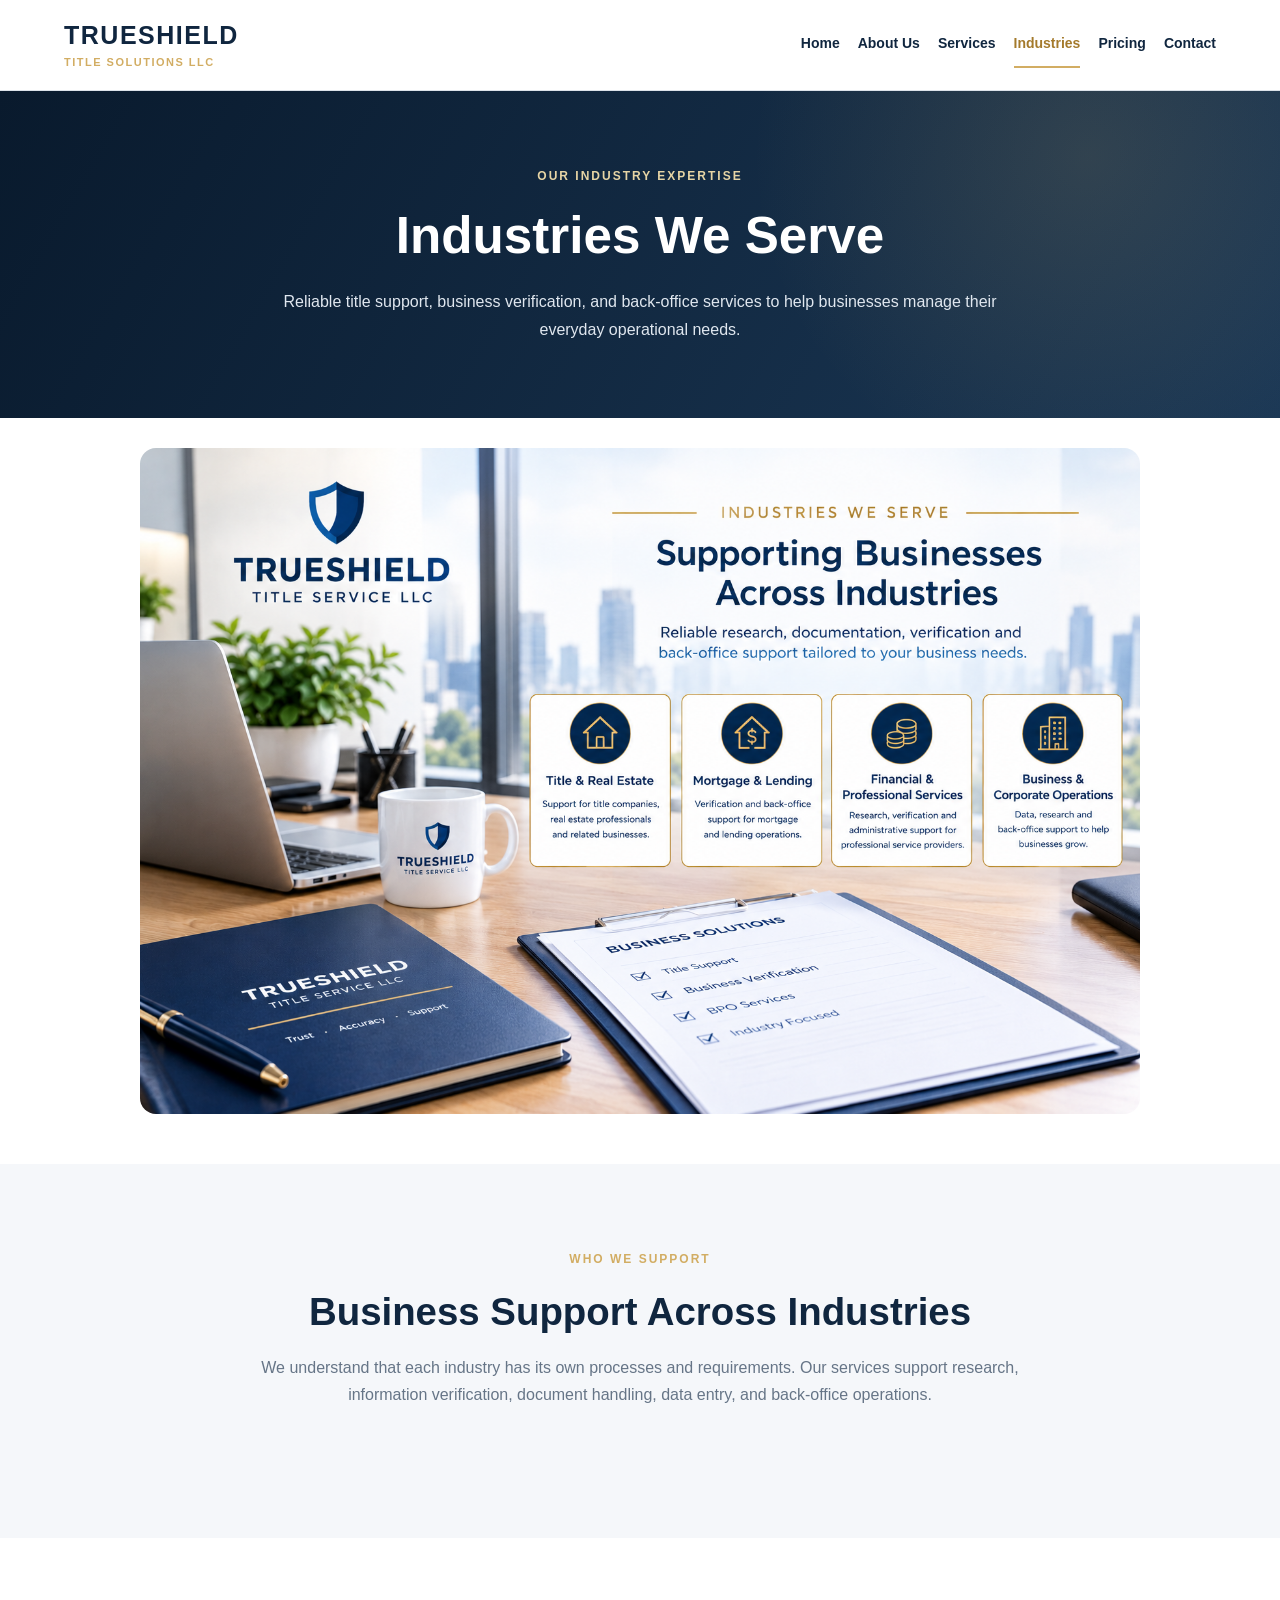
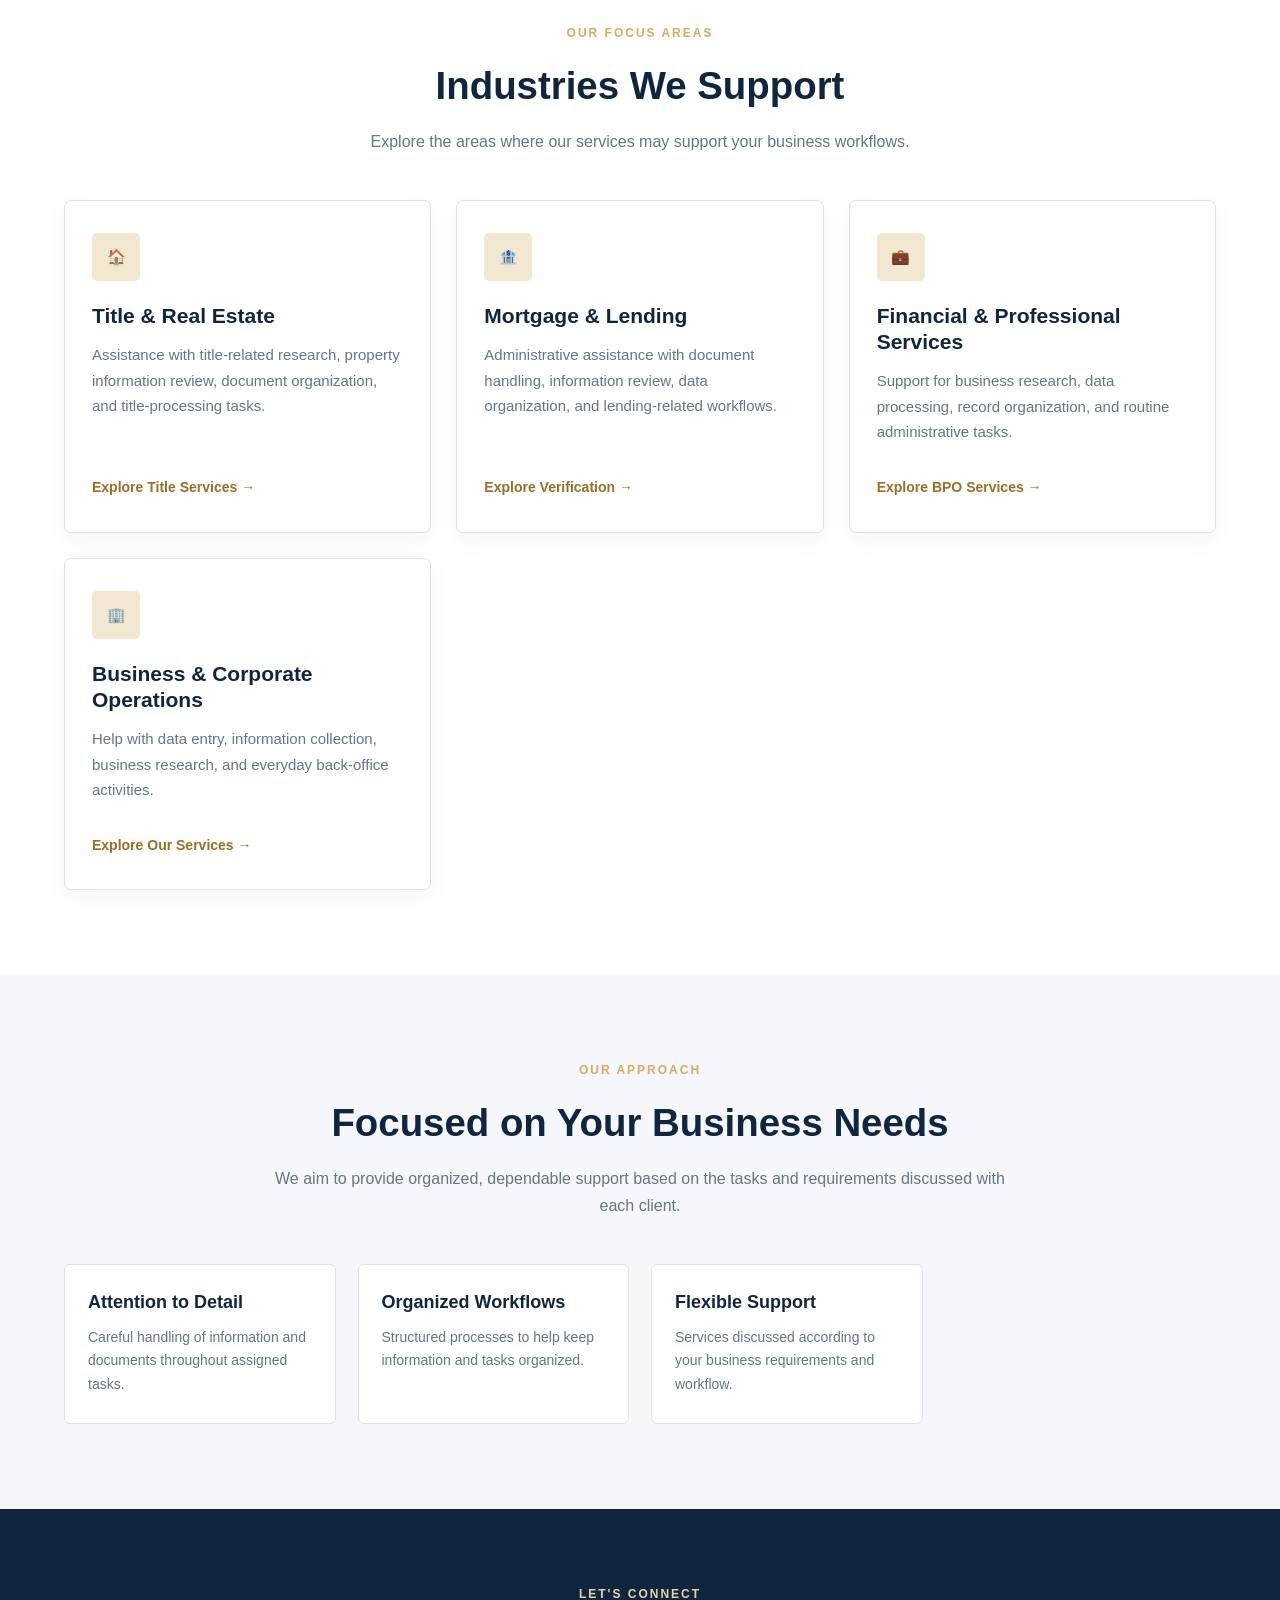
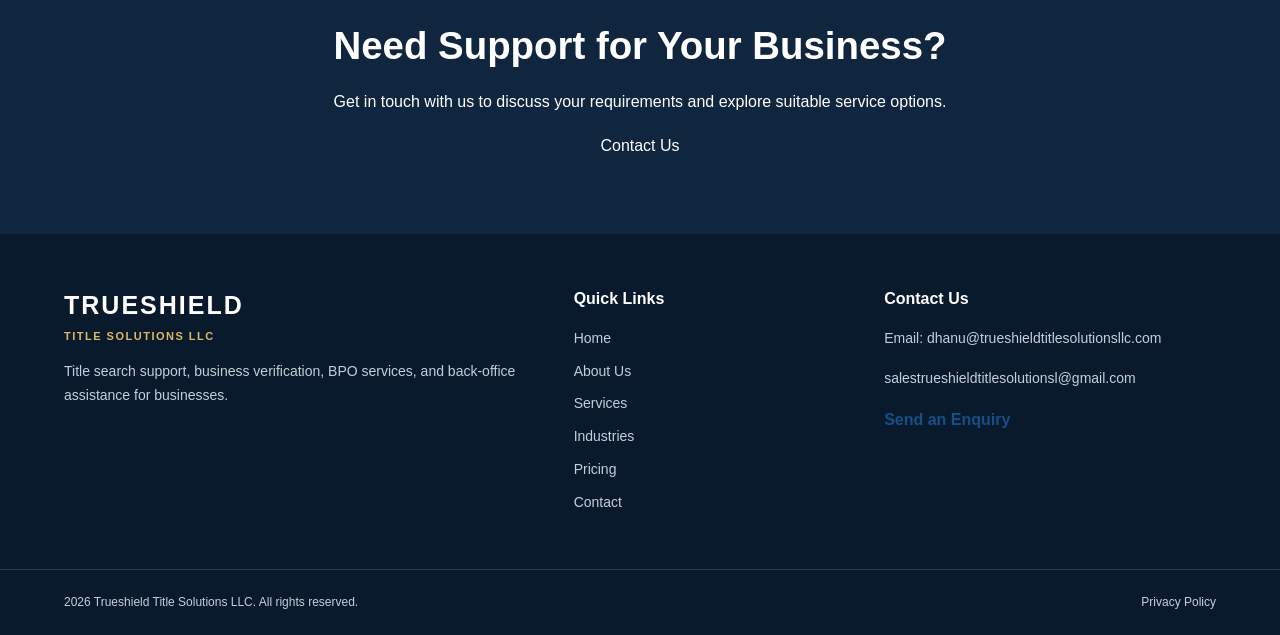
<file: industries.html>
<!DOCTYPE html>
<html lang="en">
<head>
    <meta charset="UTF-8">
    <meta name="viewport" content="width=device-width, initial-scale=1.0">

    <title>Industries We Serve | Trueshield Title Solutions LLC</title>

    <meta name="description" content="Discover the industries supported by Trueshield Title Service LLC through title search, business verification, and BPO services.">

    <link rel="stylesheet" href="style.css">
</head>

<body>

    <!-- HEADER -->
    <header class="site-header">
        <div class="container header-container">

            <a href="index.html" class="logo">
                TRUESHIELD
                <span>TITLE SOLUTIONS LLC</span>
            </a>

            <button
                class="menu-toggle"
                type="button"
                aria-expanded="false"
                aria-label="Toggle navigation">
                Menu
            </button>

            <nav class="main-nav" aria-label="Main navigation">
                <a href="index.html">Home</a>
                <a href="about.html">About Us</a>
                <a href="services.html">Services</a>
                <a href="industries.html" class="active">Industries</a>
                <a href="pricing.html">Pricing</a>
                <a href="contact.html">Contact</a>
            </nav>

        </div>
    </header>


    <!-- PAGE BANNER -->
    <section class="page-hero">
        <div class="container">
            <p class="eyebrow">OUR INDUSTRY EXPERTISE</p>

            <h1>Industries We Serve</h1>

            <p>
                Reliable title support, business verification, and
                back-office services to help businesses manage their
                everyday operational needs.
            </p>
        </div>
    </section>


    <!-- INDUSTRIES IMAGE -->
    <section class="industries-image-section">
        <div class="container">

            <img
                src="images/Industries.png"
                alt="Industries served by Trueshield Title Service LLC"
                class="industries-page-image"
                loading="eager">

        </div>
    </section>


    <!-- INTRODUCTION -->
    <section class="section section-light">
        <div class="container">

            <div class="section-heading">
                <p class="eyebrow">WHO WE SUPPORT</p>

                <h2>Business Support Across Industries</h2>

                <p>
                    We understand that each industry has its own
                    processes and requirements. Our services support
                    research, information verification, document
                    handling, data entry, and back-office operations.
                </p>
            </div>

        </div>
    </section>


    <!-- INDUSTRY CARDS -->
    <section class="section">
        <div class="container">

            <div class="section-heading">
                <p class="eyebrow">OUR FOCUS AREAS</p>

                <h2>Industries We Support</h2>

                <p>
                    Explore the areas where our services may support
                    your business workflows.
                </p>
            </div>

            <div class="card-grid">

                <article class="service-card">
                    <div class="card-icon" aria-hidden="true">
                        &#127968;
                    </div>

                    <h3>Title &amp; Real Estate</h3>

                    <p>
                        Assistance with title-related research,
                        property information review, document
                        organization, and title-processing tasks.
                    </p>

                    <a href="title-services.html" class="text-link">
                        Explore Title Services &rarr;
                    </a>
                </article>


                <article class="service-card">
                    <div class="card-icon" aria-hidden="true">
                        &#127974;
                    </div>

                    <h3>Mortgage &amp; Lending</h3>

                    <p>
                        Administrative assistance with document
                        handling, information review, data organization,
                        and lending-related workflows.
                    </p>

                    <a href="business-verification.html" class="text-link">
                        Explore Verification &rarr;
                    </a>
                </article>


                <article class="service-card">
                    <div class="card-icon" aria-hidden="true">
                        &#128188;
                    </div>

                    <h3>Financial &amp; Professional Services</h3>

                    <p>
                        Support for business research, data processing,
                        record organization, and routine administrative
                        tasks.
                    </p>

                    <a href="bpo-services.html" class="text-link">
                        Explore BPO Services &rarr;
                    </a>
                </article>


                <article class="service-card">
                    <div class="card-icon" aria-hidden="true">
                        &#127970;
                    </div>

                    <h3>Business &amp; Corporate Operations</h3>

                    <p>
                        Help with data entry, information collection,
                        business research, and everyday back-office
                        activities.
                    </p>

                    <a href="services.html" class="text-link">
                        Explore Our Services &rarr;
                    </a>
                </article>

            </div>
        </div>
    </section>


    <!-- OUR APPROACH -->
    <section class="section section-light">
        <div class="container">

            <div class="section-heading">
                <p class="eyebrow">OUR APPROACH</p>

                <h2>Focused on Your Business Needs</h2>

                <p>
                    We aim to provide organized, dependable support
                    based on the tasks and requirements discussed
                    with each client.
                </p>
            </div>

            <div class="feature-grid">

                <div class="feature-item">
                    <h3>Attention to Detail</h3>

                    <p>
                        Careful handling of information and documents
                        throughout assigned tasks.
                    </p>
                </div>

                <div class="feature-item">
                    <h3>Organized Workflows</h3>

                    <p>
                        Structured processes to help keep information
                        and tasks organized.
                    </p>
                </div>

                <div class="feature-item">
                    <h3>Flexible Support</h3>

                    <p>
                        Services discussed according to your business
                        requirements and workflow.
                    </p>
                </div>

            </div>
        </div>
    </section>


    <!-- CONTACT SECTION -->
    <section class="cta-section">
        <div class="container cta-content">

            <div>
                <p class="eyebrow">LET'S CONNECT</p>

                <h2>Need Support for Your Business?</h2>

                <p>
                    Get in touch with us to discuss your requirements
                    and explore suitable service options.
                </p>
            </div>

            <a href="contact.html" class="button">
                Contact Us
            </a>

        </div>
    </section>


    <!-- FOOTER -->
    <footer class="site-footer">
        <div class="container footer-grid">

            <div class="footer-about">
                <a href="index.html" class="logo footer-logo">
                    TRUESHIELD
                    <span>TITLE SOLUTIONS LLC</span>
                </a>

                <p>
                    Title search support, business verification,
                    BPO services, and back-office assistance
                    for businesses.
                </p>
            </div>


            <div class="footer-links">
                <h3>Quick Links</h3>

                <a href="index.html">Home</a>
                <a href="about.html">About Us</a>
                <a href="services.html">Services</a>
                <a href="industries.html">Industries</a>
                <a href="pricing.html">Pricing</a>
                <a href="contact.html">Contact</a>
            </div>


            <div class="footer-contact">
                <h3>Contact Us</h3>

                <p>
                    Email:
                    <a href="mailto:dhanu@trueshieldtitlesolutionsllc.com">
                        dhanu@trueshieldtitlesolutionsllc.com
                    </a>
                </p>

                <p>
                    <a href="mailto:salestrueshieldtitlesolutionsl@gmail.com">
                        salestrueshieldtitlesolutionsl@gmail.com
                    </a>
                </p>

                <a href="contact.html">Send an Enquiry</a>
            </div>

        </div>

        <div class="footer-bottom">
            <div class="container footer-bottom-content">

                <p>
                    <span id="current-year"></span>
                    Trueshield Title Solutions LLC. All rights reserved.
                </p>

                <a href="privacy.html">Privacy Policy</a>

            </div>
        </div>
    </footer>


    <!-- JAVASCRIPT -->
    <script src="script.js"></script>

    <script>
        document.getElementById("current-year").textContent =
            new Date().getFullYear();
    </script>

</body>
</html>
</file>
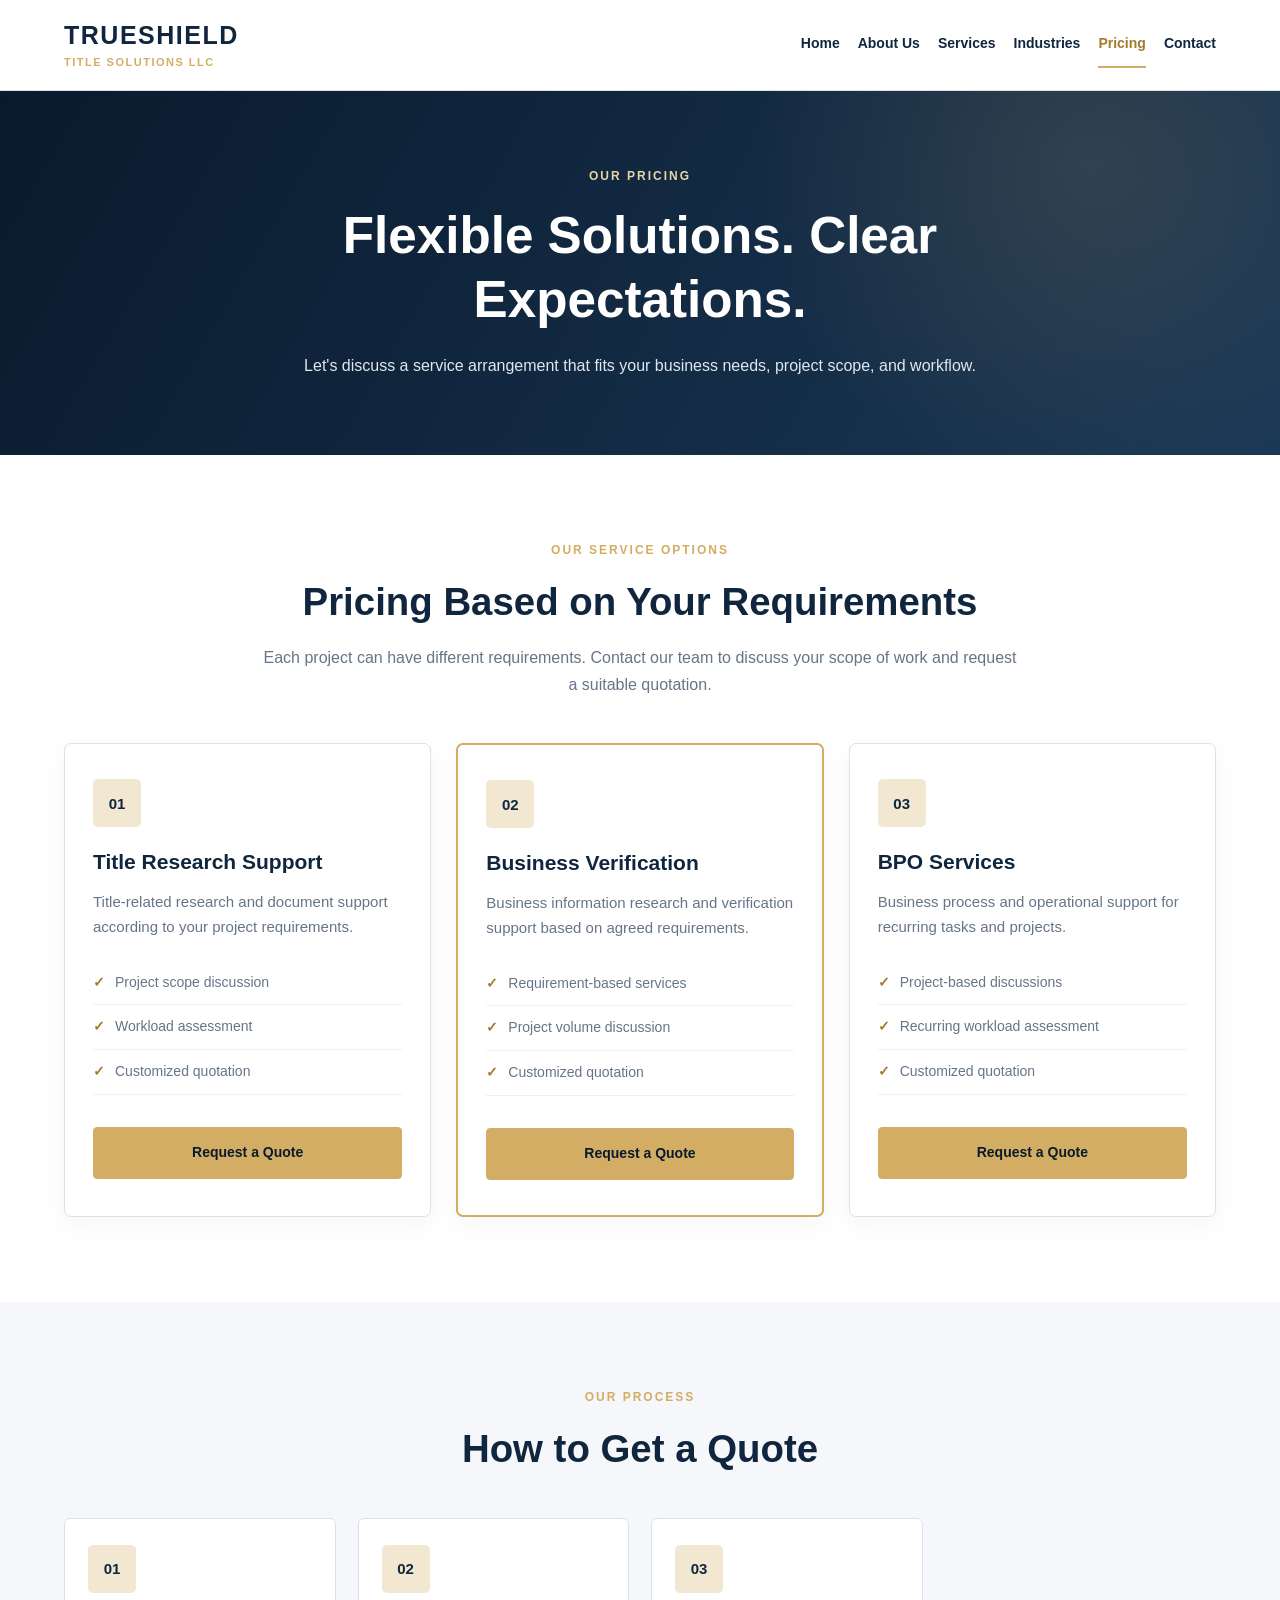
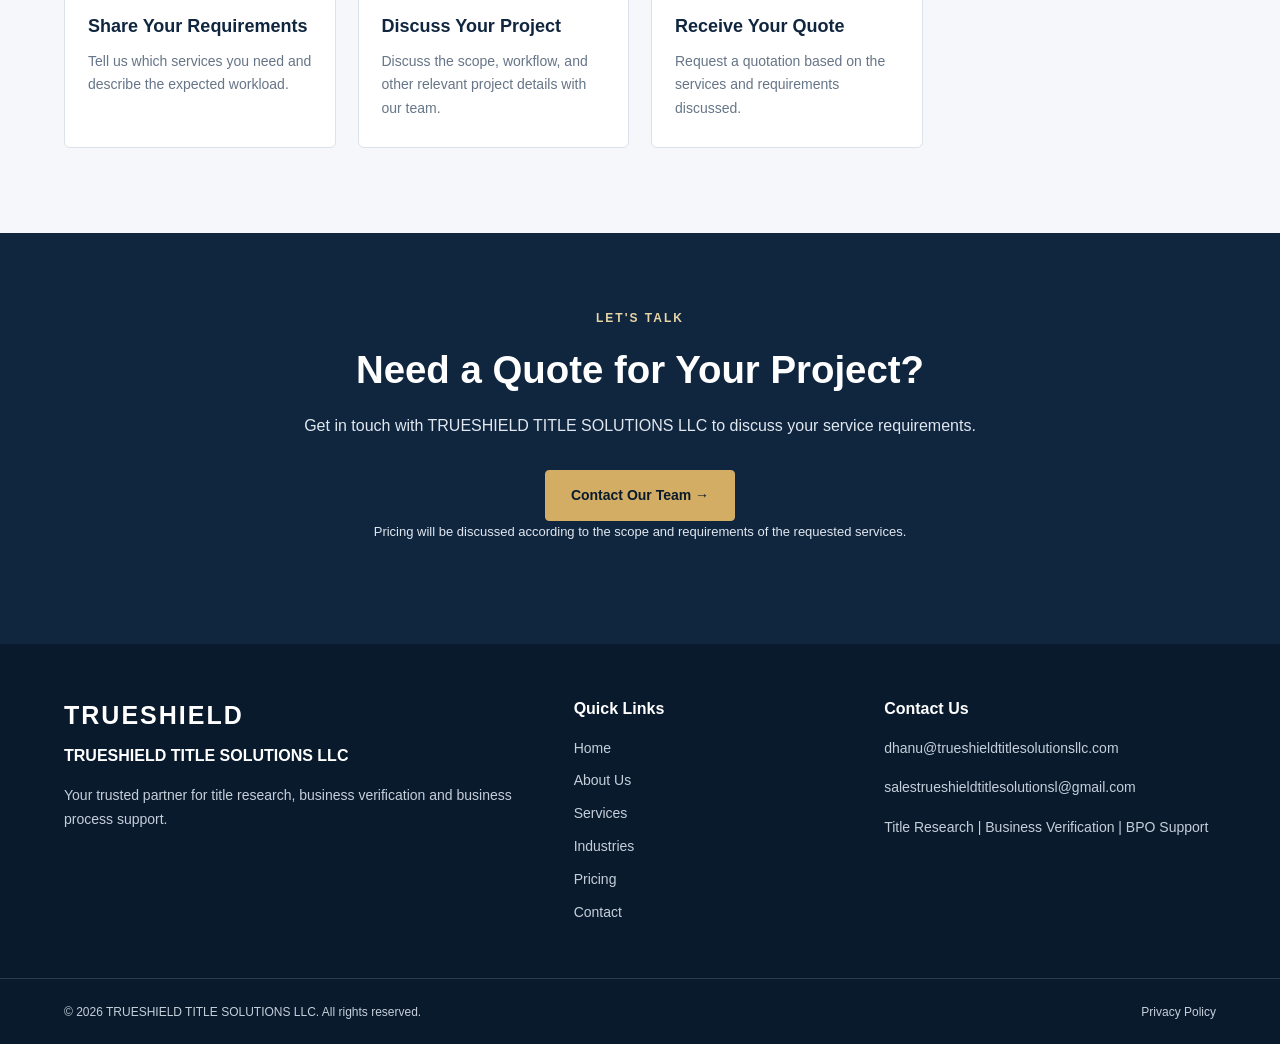
<file: pricing.html>
<!DOCTYPE html>
<html lang="en">
<head>
    <meta charset="UTF-8">
    <meta name="viewport" content="width=device-width, initial-scale=1.0">
    <meta name="description" content="Contact TRUESHIELD TITLE SOLUTIONS LLC for pricing and quotes for title research, business verification, and BPO services.">
    <title>Pricing | TRUESHIELD TITLE SOLUTIONS LLC</title>
    <link rel="stylesheet" href="style.css">
</head>
<body>

<header class="site-header">
    <div class="container header-container">
        <a href="index.html" class="logo">
            TRUESHIELD
            <span>TITLE SOLUTIONS LLC</span>
        </a>

        <nav class="main-nav">
            <a href="index.html">Home</a>
            <a href="about.html">About Us</a>
            <a href="services.html">Services</a>
            <a href="industries.html">Industries</a>
            <a href="pricing.html" class="active">Pricing</a>
            <a href="contact.html">Contact</a>
        </nav>
    </div>
</header>

<main>
    <!-- Page Banner -->
    <section class="page-hero">
        <div class="container">
            <p class="eyebrow">OUR PRICING</p>
            <h1>Flexible Solutions. Clear Expectations.</h1>
            <p>
                Let's discuss a service arrangement that fits your
                business needs, project scope, and workflow.
            </p>
        </div>
    </section>

    <!-- Pricing Introduction -->
    <section class="section">
        <div class="container">
            <div class="section-heading">
                <p class="eyebrow">OUR SERVICE OPTIONS</p>
                <h2>Pricing Based on Your Requirements</h2>
                <p>
                    Each project can have different requirements. Contact
                    our team to discuss your scope of work and request
                    a suitable quotation.
                </p>
            </div>

            <div class="card-grid">
                <article class="service-card pricing-card">
                    <div class="card-icon">01</div>
                    <h3>Title Research Support</h3>
                    <p>
                        Title-related research and document support
                        according to your project requirements.
                    </p>

                    <ul class="pricing-features">
                        <li>Project scope discussion</li>
                        <li>Workload assessment</li>
                        <li>Customized quotation</li>
                    </ul>

                    <a href="contact.html" class="btn btn-primary">
                        Request a Quote
                    </a>
                </article>

                <article class="service-card pricing-card featured-card">
                    <div class="card-icon">02</div>
                    <h3>Business Verification</h3>
                    <p>
                        Business information research and verification
                        support based on agreed requirements.
                    </p>

                    <ul class="pricing-features">
                        <li>Requirement-based services</li>
                        <li>Project volume discussion</li>
                        <li>Customized quotation</li>
                    </ul>

                    <a href="contact.html" class="btn btn-primary">
                        Request a Quote
                    </a>
                </article>

                <article class="service-card pricing-card">
                    <div class="card-icon">03</div>
                    <h3>BPO Services</h3>
                    <p>
                        Business process and operational support for
                        recurring tasks and projects.
                    </p>

                    <ul class="pricing-features">
                        <li>Project-based discussions</li>
                        <li>Recurring workload assessment</li>
                        <li>Customized quotation</li>
                    </ul>

                    <a href="contact.html" class="btn btn-primary">
                        Request a Quote
                    </a>
                </article>
            </div>
        </div>
    </section>

    <!-- How Pricing Works -->
    <section class="section section-light">
        <div class="container">
            <div class="section-heading">
                <p class="eyebrow">OUR PROCESS</p>
                <h2>How to Get a Quote</h2>
            </div>

            <div class="feature-grid">
                <article class="feature-item">
                    <div class="card-icon">01</div>
                    <h3>Share Your Requirements</h3>
                    <p>
                        Tell us which services you need and describe
                        the expected workload.
                    </p>
                </article>

                <article class="feature-item">
                    <div class="card-icon">02</div>
                    <h3>Discuss Your Project</h3>
                    <p>
                        Discuss the scope, workflow, and other
                        relevant project details with our team.
                    </p>
                </article>

                <article class="feature-item">
                    <div class="card-icon">03</div>
                    <h3>Receive Your Quote</h3>
                    <p>
                        Request a quotation based on the services
                        and requirements discussed.
                    </p>
                </article>
            </div>
        </div>
    </section>

    <!-- Contact CTA -->
    <section class="cta-section">
        <div class="container cta-content">
            <p class="eyebrow">LET'S TALK</p>
            <h2>Need a Quote for Your Project?</h2>
            <p>
                Get in touch with TRUESHIELD TITLE SOLUTIONS LLC to
                discuss your service requirements.
            </p>

            <a href="contact.html" class="btn btn-primary">
                Contact Our Team &rarr;
            </a>

            <p class="pricing-note">
                Pricing will be discussed according to the scope
                and requirements of the requested services.
            </p>
        </div>
    </section>
</main>

<!-- Footer -->
<footer class="site-footer">
    <div class="container footer-grid">
        <div class="footer-about">
            <a href="index.html" class="footer-logo">TRUESHIELD</a>
            <h3>TRUESHIELD TITLE SOLUTIONS LLC</h3>
            <p>
                Your trusted partner for title research, business
                verification and business process support.
            </p>
        </div>

        <div class="footer-links">
            <h3>Quick Links</h3>
            <a href="index.html">Home</a>
            <a href="about.html">About Us</a>
            <a href="services.html">Services</a>
            <a href="industries.html">Industries</a>
            <a href="pricing.html">Pricing</a>
            <a href="contact.html">Contact</a>
        </div>

        <div class="footer-contact">
            <h3>Contact Us</h3>

            <p>
                <a href="mailto:dhanu@trueshieldtitlesolutionsllc.com">
                    dhanu@trueshieldtitlesolutionsllc.com
                </a>
            </p>

            <p>
                <a href="mailto:salestrueshieldtitlesolutionsl@gmail.com">
                    salestrueshieldtitlesolutionsl@gmail.com
                </a>
            </p>

            <p>Title Research | Business Verification | BPO Support</p>
        </div>
    </div>

    <div class="footer-bottom">
        <div class="container footer-bottom-content">
            <p>&copy; 2026 TRUESHIELD TITLE SOLUTIONS LLC. All rights reserved.</p>
            <a href="privacy.html">Privacy Policy</a>
        </div>
    </div>
</footer>

<script src="script.js"></script>
</body>
</html>
</file>
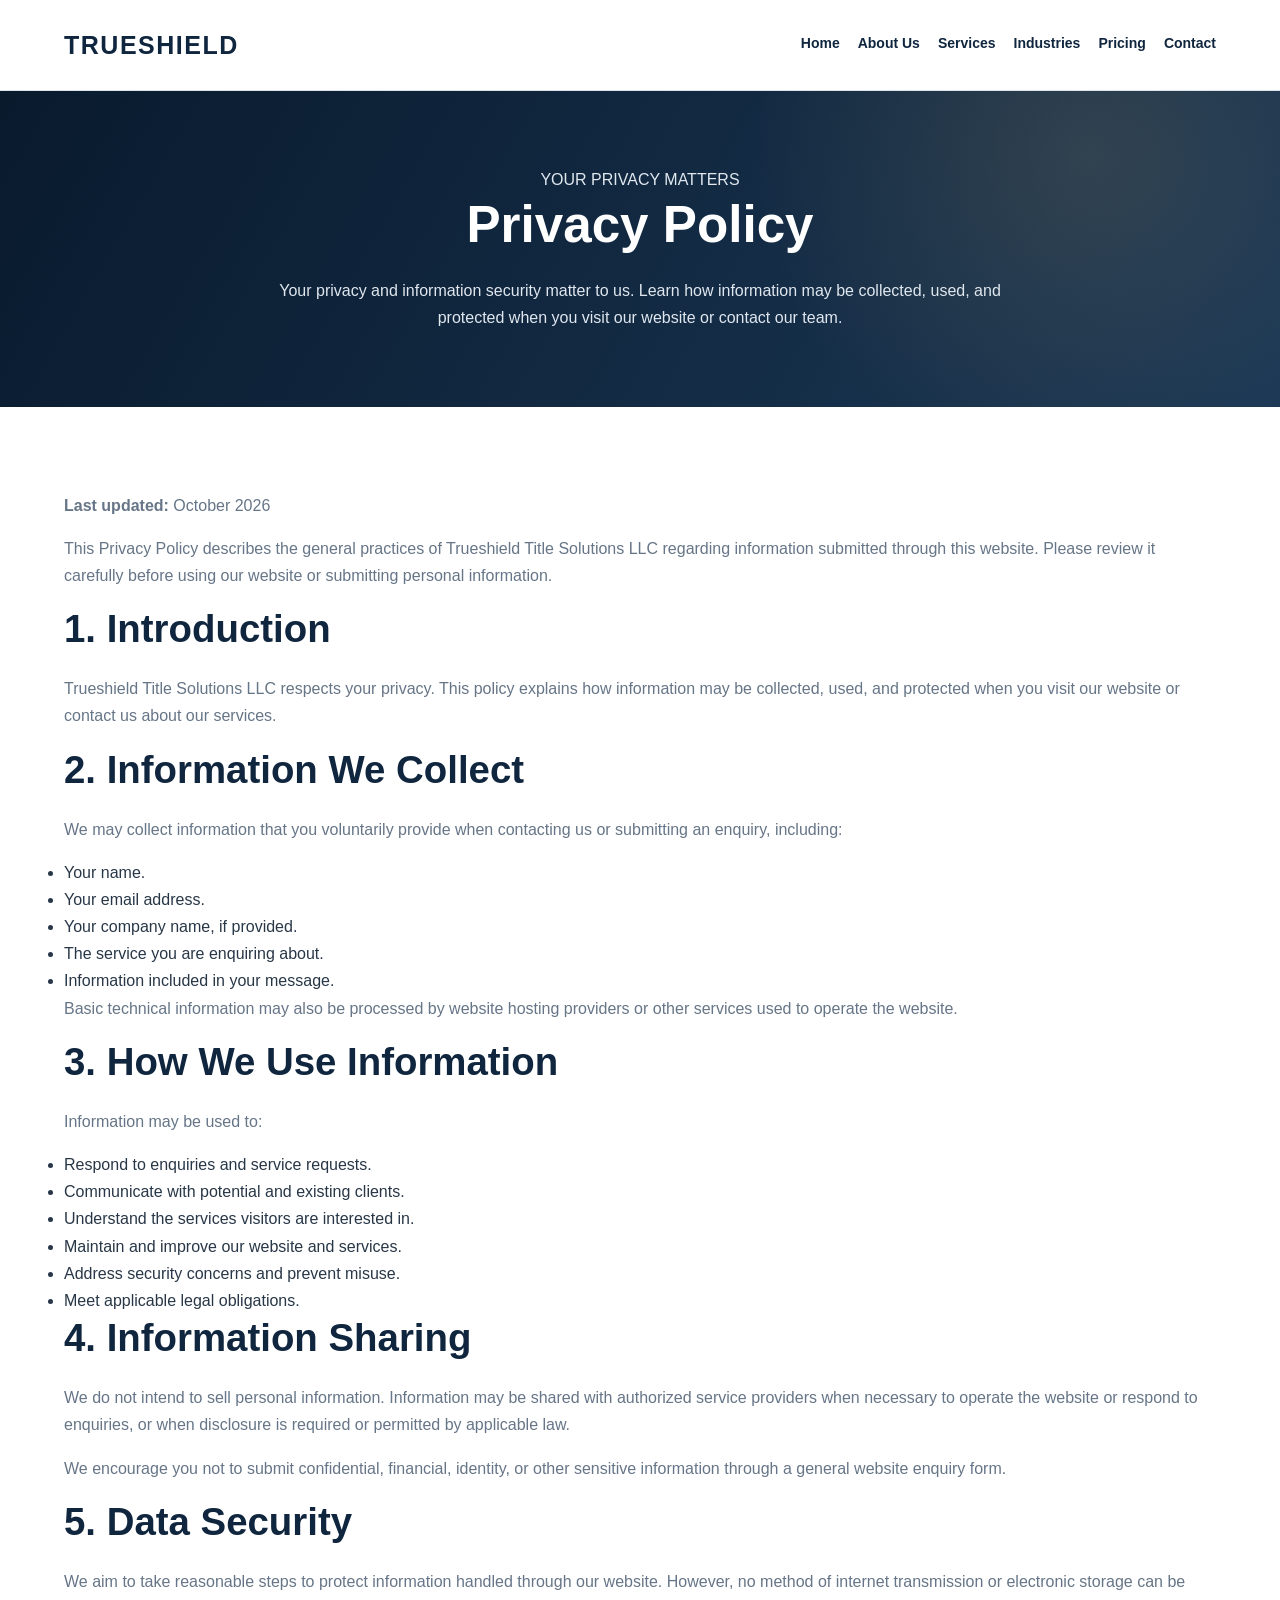
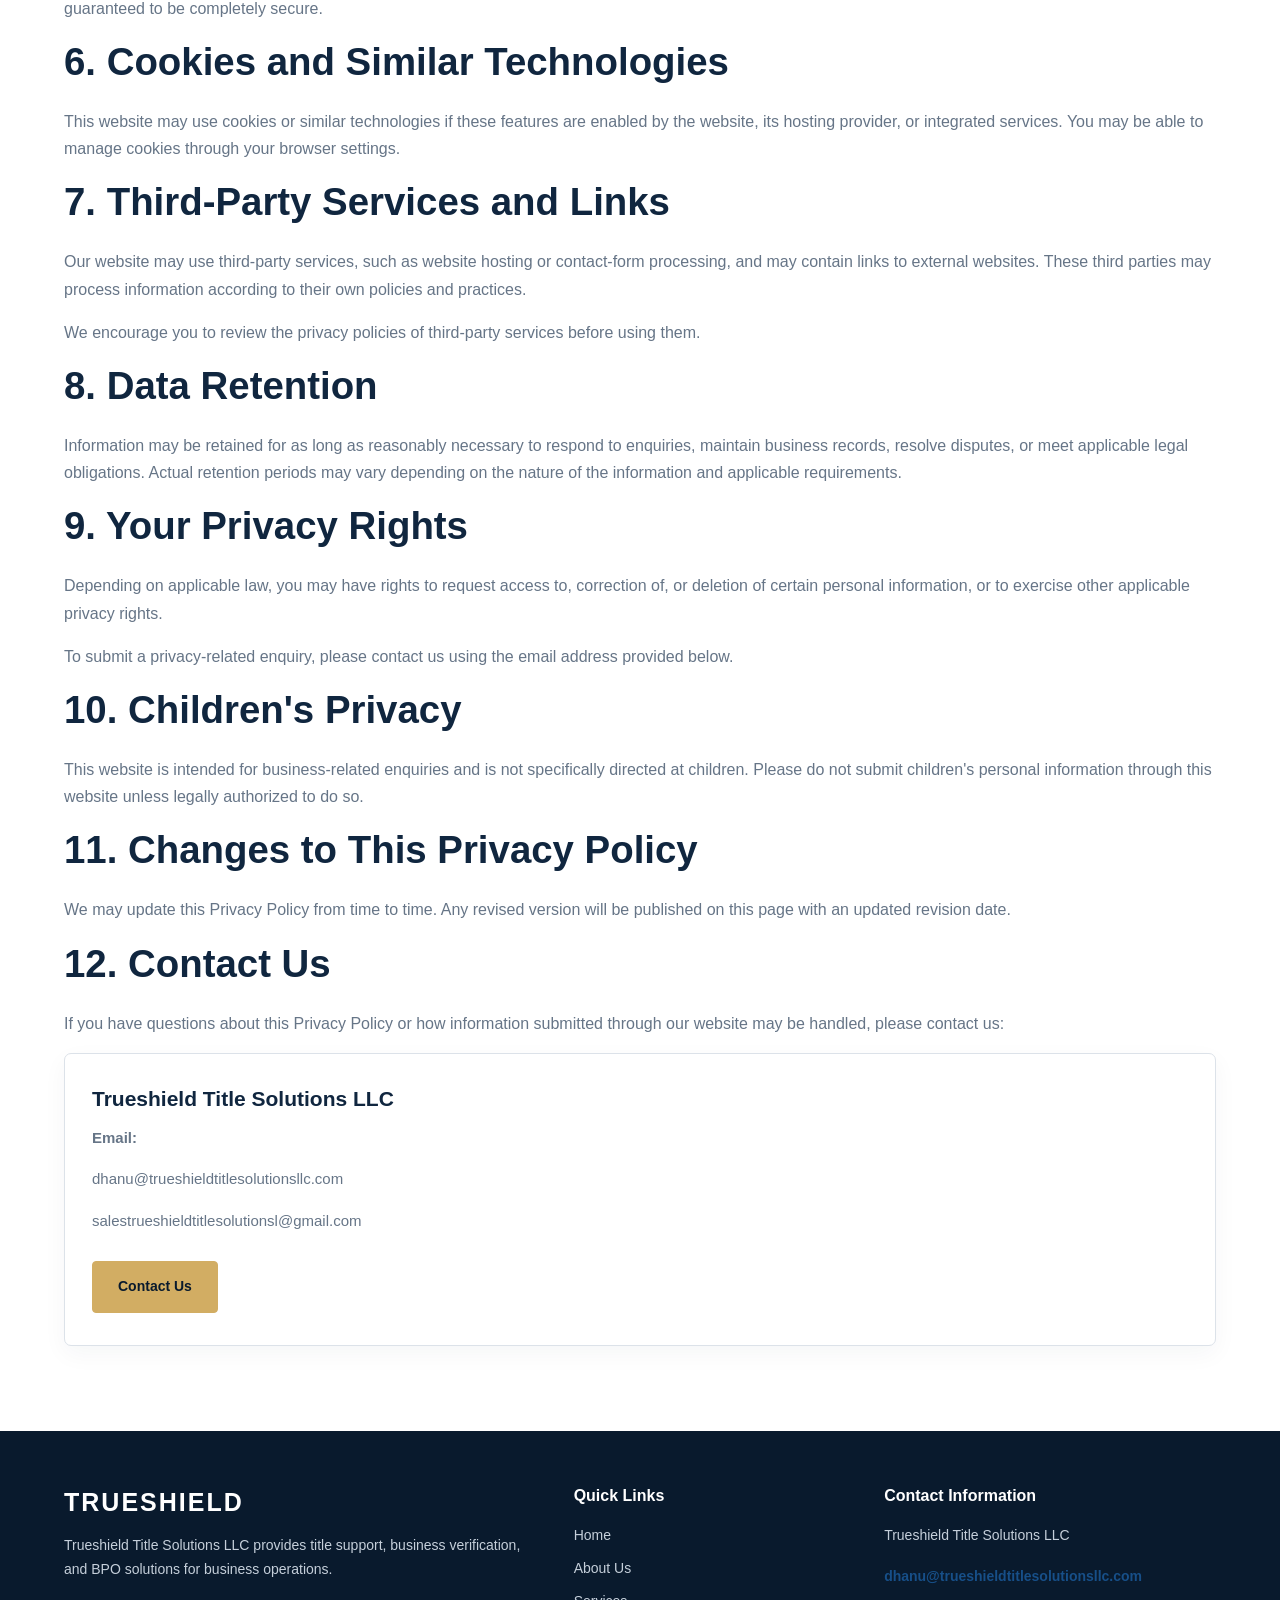
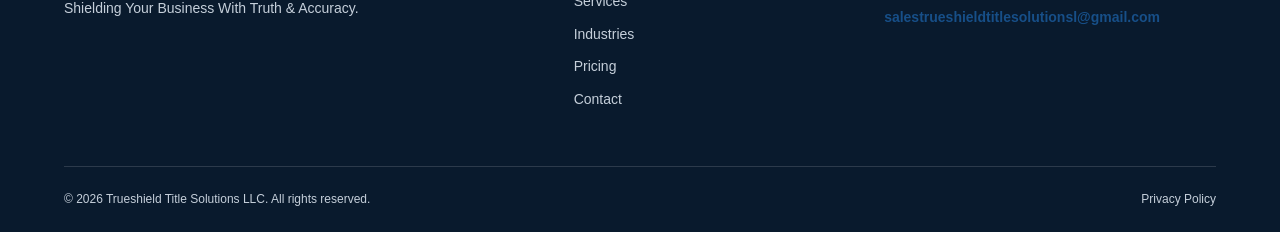
<file: privacy.html>
<!DOCTYPE html>
<html lang="en">
<head>
    <meta charset="UTF-8">
    <meta name="viewport" content="width=device-width, initial-scale=1.0">

    <title>Privacy Policy | Trueshield Title Solutions LLC</title>

    <meta name="description" content="Read the privacy policy of Trueshield Title Solutions LLC to understand how information submitted through our website may be handled.">

    <link rel="stylesheet" href="style.css">
</head>

<body>

    <!-- Header -->
    <header class="site-header">
        <div class="container header-container">

            <a href="index.html" class="logo">
                TRUESHIELD
            </a>

            <nav class="main-nav">
                <a href="index.html">Home</a>
                <a href="about.html">About Us</a>
                <a href="services.html">Services</a>
                <a href="industries.html">Industries</a>
                <a href="pricing.html">Pricing</a>
                <a href="contact.html">Contact</a>
            </nav>

        </div>
    </header>


    <!-- Page Banner -->
    <section class="page-hero">
        <div class="container">

            <p class="hero-label">YOUR PRIVACY MATTERS</p>

            <h1>Privacy Policy</h1>

            <p>
                Your privacy and information security matter to us.
                Learn how information may be collected, used, and protected
                when you visit our website or contact our team.
            </p>

        </div>
    </section>


    <!-- Privacy Policy Content -->
    <section class="section">
        <div class="container">

            <div class="section-content">

                <p>
                    <strong>Last updated:</strong> October 2026
                </p>

                <p>
                    This Privacy Policy describes the general practices
                    of Trueshield Title Solutions LLC regarding information
                    submitted through this website. Please review it
                    carefully before using our website or submitting
                    personal information.
                </p>


                <h2>1. Introduction</h2>

                <p>
                    Trueshield Title Solutions LLC respects your privacy.
                    This policy explains how information may be collected,
                    used, and protected when you visit our website or
                    contact us about our services.
                </p>


                <h2>2. Information We Collect</h2>

                <p>
                    We may collect information that you voluntarily
                    provide when contacting us or submitting an enquiry,
                    including:
                </p>

                <ul>
                    <li>Your name.</li>
                    <li>Your email address.</li>
                    <li>Your company name, if provided.</li>
                    <li>The service you are enquiring about.</li>
                    <li>Information included in your message.</li>
                </ul>

                <p>
                    Basic technical information may also be processed
                    by website hosting providers or other services
                    used to operate the website.
                </p>


                <h2>3. How We Use Information</h2>

                <p>Information may be used to:</p>

                <ul>
                    <li>Respond to enquiries and service requests.</li>
                    <li>Communicate with potential and existing clients.</li>
                    <li>Understand the services visitors are interested in.</li>
                    <li>Maintain and improve our website and services.</li>
                    <li>Address security concerns and prevent misuse.</li>
                    <li>Meet applicable legal obligations.</li>
                </ul>


                <h2>4. Information Sharing</h2>

                <p>
                    We do not intend to sell personal information.
                    Information may be shared with authorized service
                    providers when necessary to operate the website
                    or respond to enquiries, or when disclosure is
                    required or permitted by applicable law.
                </p>

                <p>
                    We encourage you not to submit confidential,
                    financial, identity, or other sensitive information
                    through a general website enquiry form.
                </p>


                <h2>5. Data Security</h2>

                <p>
                    We aim to take reasonable steps to protect information
                    handled through our website. However, no method of
                    internet transmission or electronic storage can be
                    guaranteed to be completely secure.
                </p>


                <h2>6. Cookies and Similar Technologies</h2>

                <p>
                    This website may use cookies or similar technologies
                    if these features are enabled by the website,
                    its hosting provider, or integrated services.
                    You may be able to manage cookies through your
                    browser settings.
                </p>


                <h2>7. Third-Party Services and Links</h2>

                <p>
                    Our website may use third-party services, such as
                    website hosting or contact-form processing, and may
                    contain links to external websites. These third
                    parties may process information according to their
                    own policies and practices.
                </p>

                <p>
                    We encourage you to review the privacy policies
                    of third-party services before using them.
                </p>


                <h2>8. Data Retention</h2>

                <p>
                    Information may be retained for as long as reasonably
                    necessary to respond to enquiries, maintain business
                    records, resolve disputes, or meet applicable legal
                    obligations. Actual retention periods may vary
                    depending on the nature of the information and
                    applicable requirements.
                </p>


                <h2>9. Your Privacy Rights</h2>

                <p>
                    Depending on applicable law, you may have rights
                    to request access to, correction of, or deletion
                    of certain personal information, or to exercise
                    other applicable privacy rights.
                </p>

                <p>
                    To submit a privacy-related enquiry, please contact
                    us using the email address provided below.
                </p>


                <h2>10. Children's Privacy</h2>

                <p>
                    This website is intended for business-related
                    enquiries and is not specifically directed at
                    children. Please do not submit children's personal
                    information through this website unless legally
                    authorized to do so.
                </p>


                <h2>11. Changes to This Privacy Policy</h2>

                <p>
                    We may update this Privacy Policy from time to time.
                    Any revised version will be published on this page
                    with an updated revision date.
                </p>


                <h2>12. Contact Us</h2>

                <p>
                    If you have questions about this Privacy Policy
                    or how information submitted through our website
                    may be handled, please contact us:
                </p>

                <div class="service-card">

                    <h3>Trueshield Title Solutions LLC</h3>

                    <p>
                        <strong>Email:</strong>
                    </p>

                    <p>
                        <a href="mailto:dhanu@trueshieldtitlesolutionsllc.com">
                            dhanu@trueshieldtitlesolutionsllc.com
                        </a>
                    </p>

                    <p>
                        <a href="mailto:salestrueshieldtitlesolutionsl@gmail.com">
                            salestrueshieldtitlesolutionsl@gmail.com
                        </a>
                    </p>

                    <a href="contact.html" class="btn btn-primary">
                        Contact Us
                    </a>

                </div>

            </div>

        </div>
    </section>


    <!-- Footer -->
    <footer class="site-footer">
        <div class="container">

            <div class="footer-grid">

                <div class="footer-about">

                    <a href="index.html" class="footer-logo">
                        TRUESHIELD
                    </a>

                    <p>
                        Trueshield Title Solutions LLC provides title
                        support, business verification, and BPO
                        solutions for business operations.
                    </p>

                    <p>
                        Shielding Your Business With Truth &amp; Accuracy.
                    </p>

                </div>


                <div class="footer-links">

                    <h3>Quick Links</h3>

                    <a href="index.html">Home</a>
                    <a href="about.html">About Us</a>
                    <a href="services.html">Services</a>
                    <a href="industries.html">Industries</a>
                    <a href="pricing.html">Pricing</a>
                    <a href="contact.html">Contact</a>

                </div>


                <div class="footer-contact">

                    <h3>Contact Information</h3>

                    <p>Trueshield Title Solutions LLC</p>

                    <p>
                        <a href="mailto:dhanu@trueshieldtitlesolutionsllc.com">
                            dhanu@trueshieldtitlesolutionsllc.com
                        </a>
                    </p>

                    <p>
                        <a href="mailto:salestrueshieldtitlesolutionsl@gmail.com">
                            salestrueshieldtitlesolutionsl@gmail.com
                        </a>
                    </p>

                </div>

            </div>


            <div class="footer-bottom">

                <div class="footer-bottom-content">

                    <p>
                        &copy; 2026 Trueshield Title Solutions LLC.
                        All rights reserved.
                    </p>

                    <a href="privacy.html" class="active">
                        Privacy Policy
                    </a>

                </div>

            </div>

        </div>
    </footer>

</body>
</html>
</file>
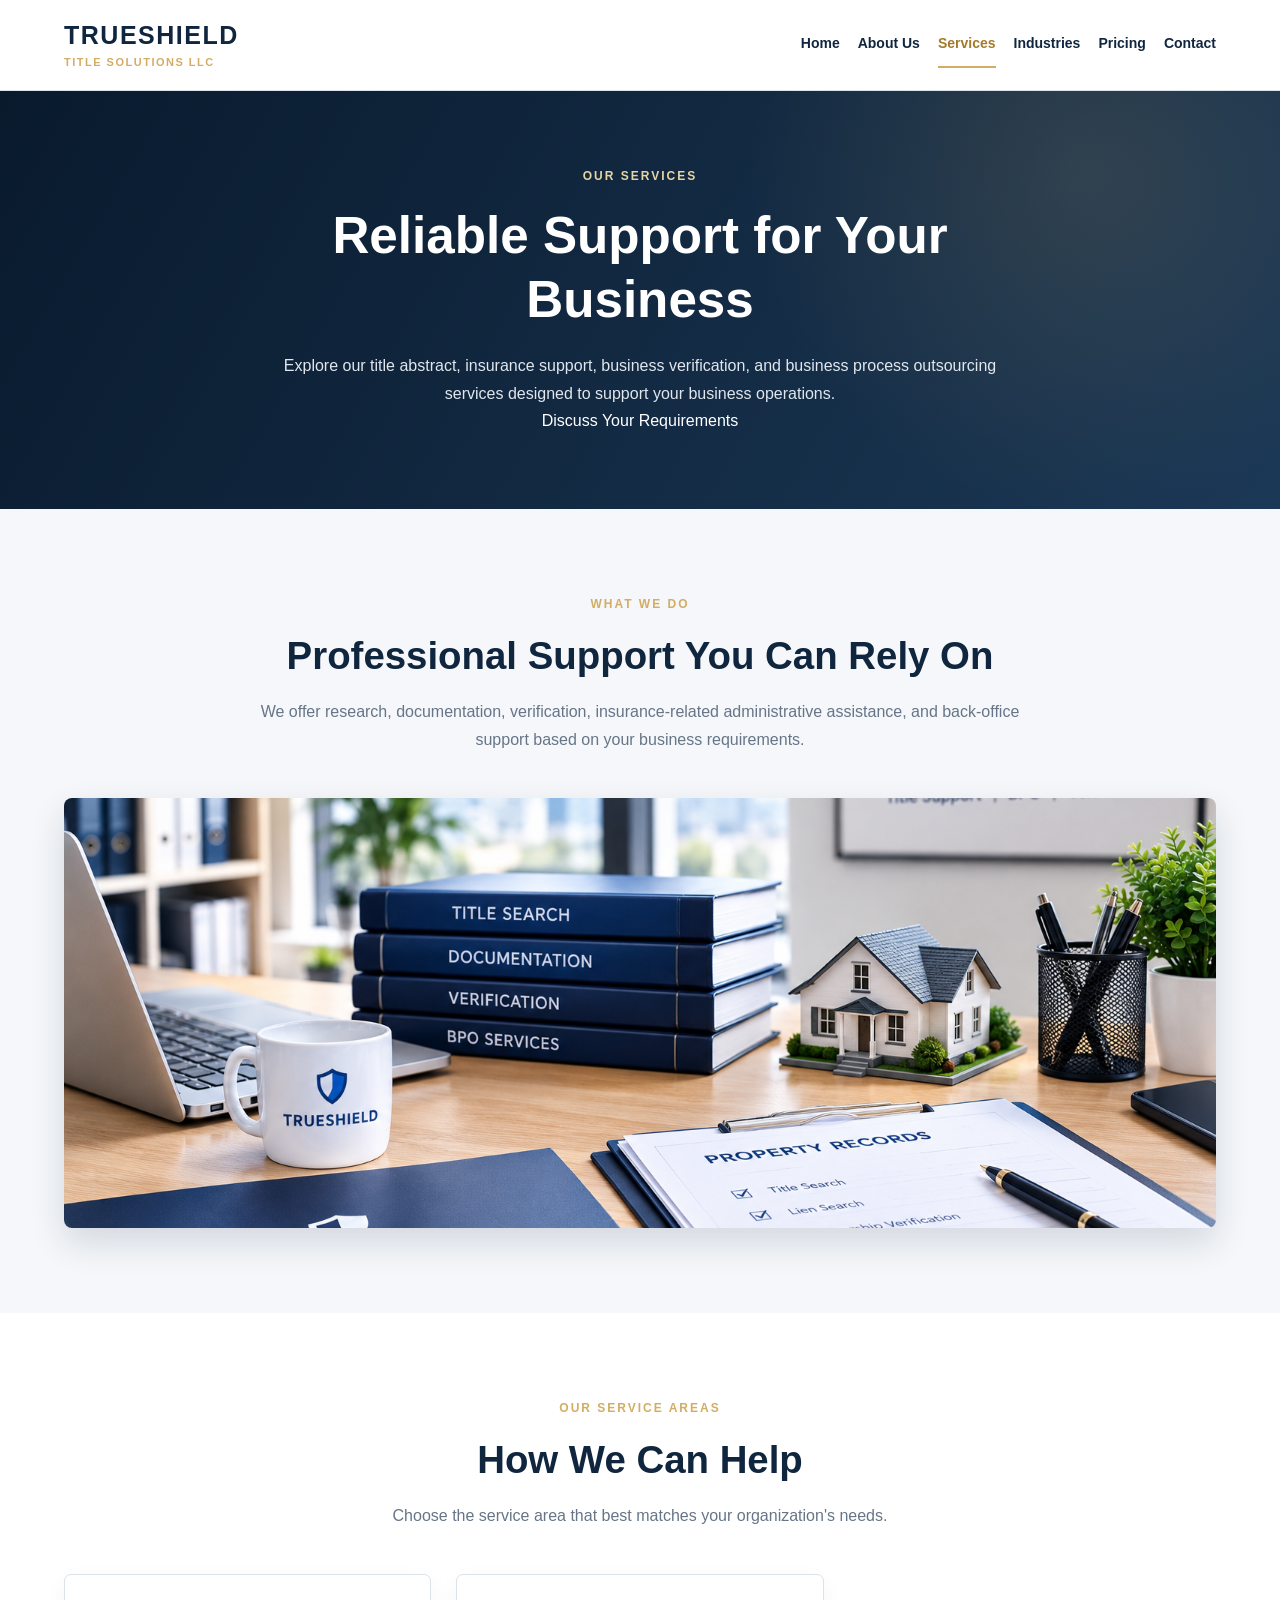
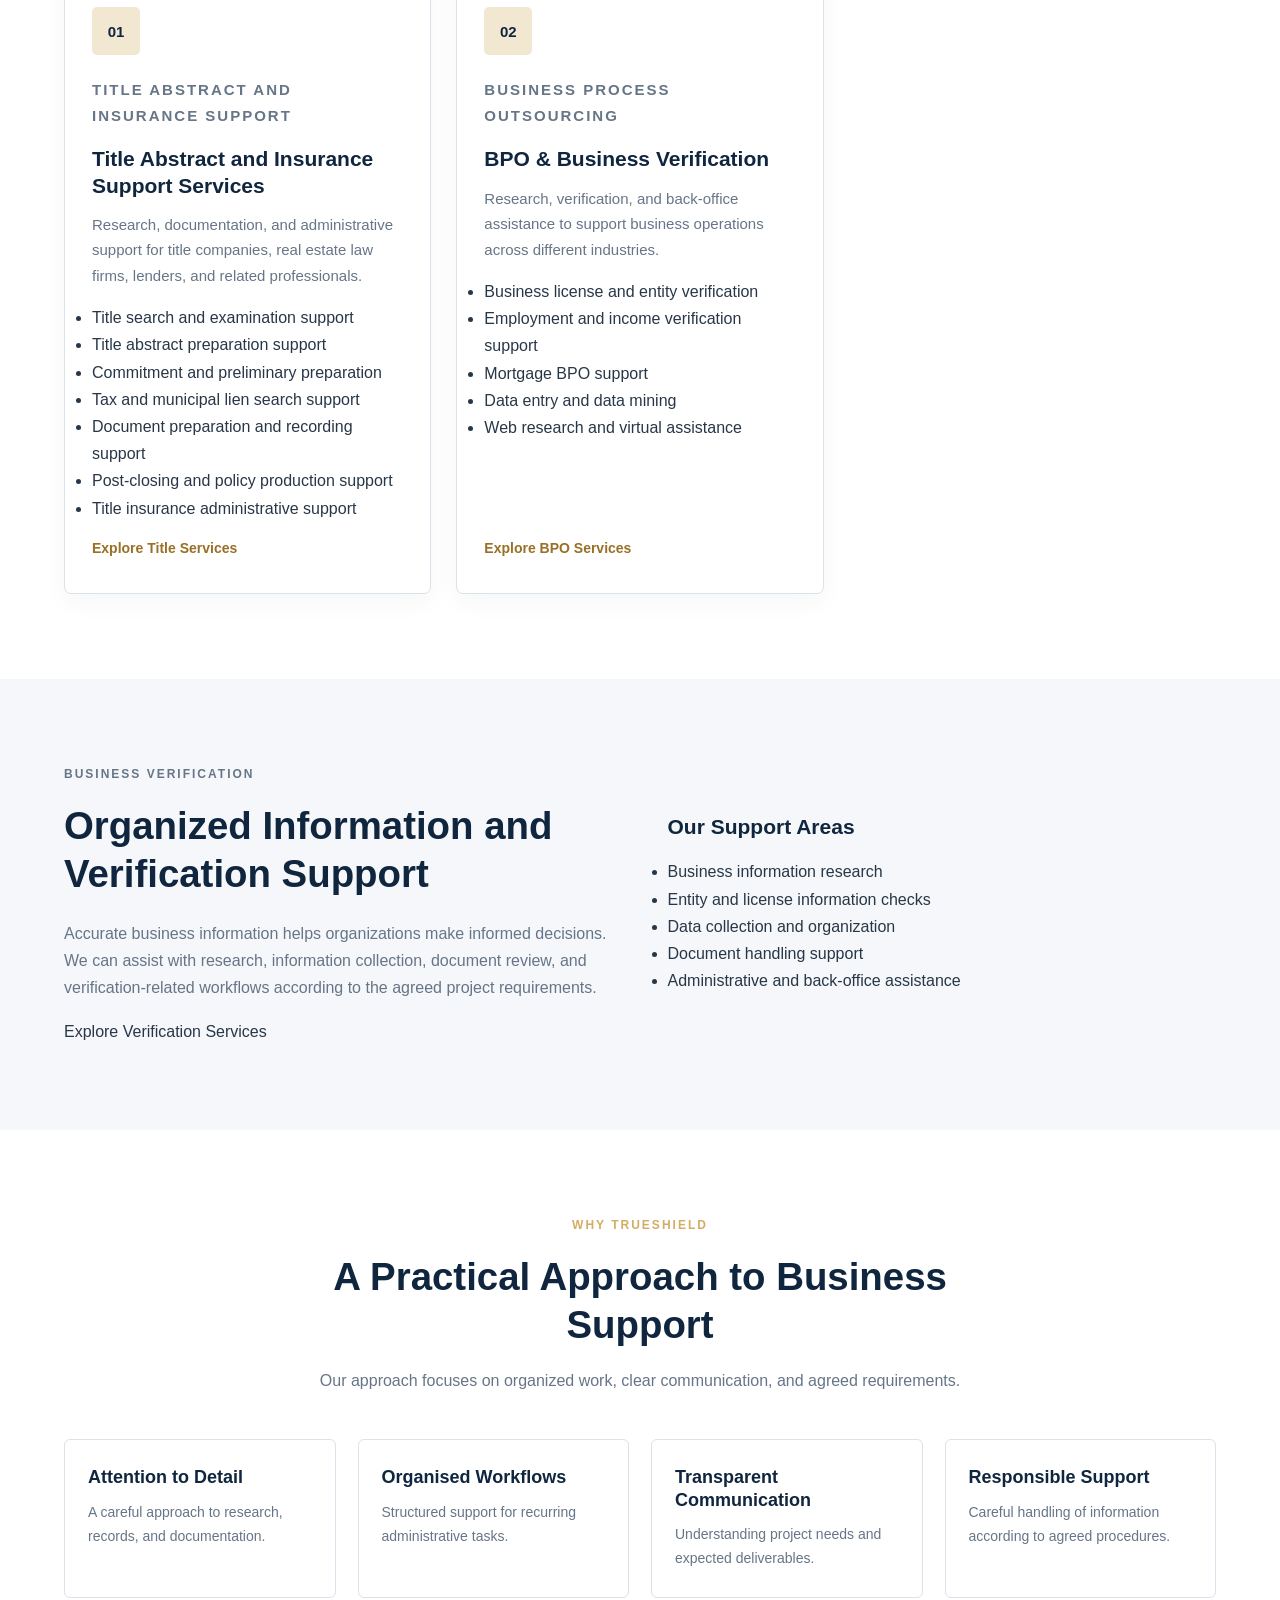
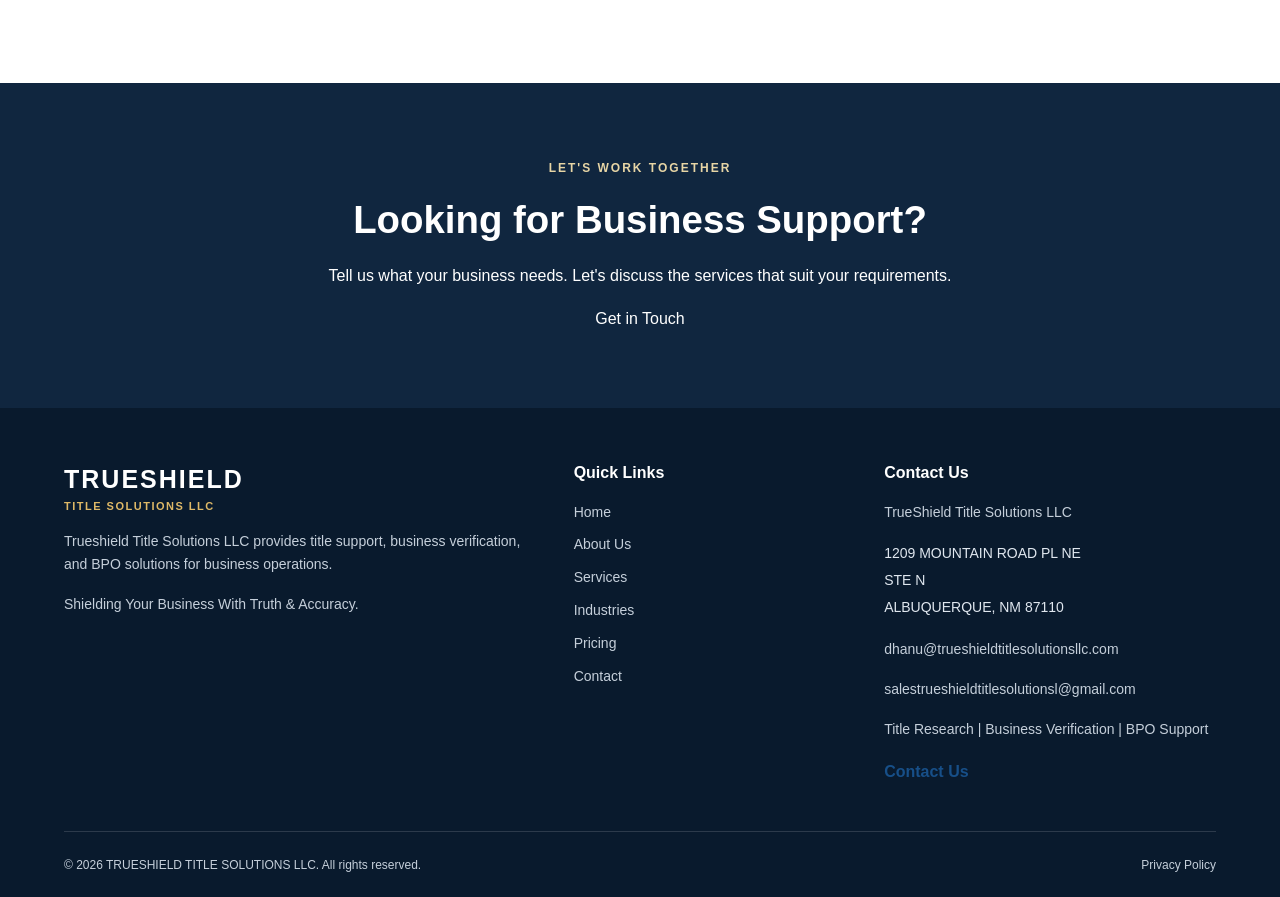
<file: services.html>
<!DOCTYPE html>
<html lang="en">
<head>
    <meta charset="UTF-8">
    <meta name="viewport" content="width=device-width, initial-scale=1.0">

    <title>Our Services | Trueshield Title Solutions LLC</title>

    <meta name="description" content="Explore Trueshield Title Solutions LLC's title abstract, insurance support, business verification, and BPO services.">

    <meta name="theme-color" content="#0b1d33">

    <link rel="stylesheet" href="style.css">
</head>

<body>

<header class="site-header">
    <div class="container header-container">

        <a class="logo" href="index.html">
            TRUESHIELD
            <span>TITLE SOLUTIONS LLC</span>
        </a>

        <button class="menu-toggle"
                type="button"
                aria-expanded="false"
                aria-label="Toggle navigation">
            Menu
        </button>

        <nav class="main-nav" aria-label="Main navigation">
            <a href="index.html">Home</a>
            <a href="about.html">About Us</a>
            <a href="services.html" class="active">Services</a>
            <a href="industries.html">Industries</a>
            <a href="pricing.html">Pricing</a>
            <a href="contact.html">Contact</a>
        </nav>

    </div>
</header>

<main>

    <!-- PAGE HERO -->
    <section class="page-hero">
        <div class="container">

            <p class="eyebrow">OUR SERVICES</p>

            <h1>Reliable Support for Your Business</h1>

            <p>
                Explore our title abstract, insurance support,
                business verification, and business process
                outsourcing services designed to support
                your business operations.
            </p>

            <a href="contact.html" class="button">
                Discuss Your Requirements
            </a>

        </div>
    </section>

    <!-- INTRODUCTION -->
    <section class="section section-light">
        <div class="container">

            <div class="section-heading">
                <p class="eyebrow">WHAT WE DO</p>

                <h2>Professional Support You Can Rely On</h2>

                <p>
                    We offer research, documentation, verification,
                    insurance-related administrative assistance,
                    and back-office support based on your
                    business requirements.
                </p>
            </div>

            <div class="section-image">
                <img
                    src="images/services.png"
                    alt="Professional workspace for title support, document research, and business verification"
                    loading="lazy">
            </div>

        </div>
    </section>

    <!-- CORE SERVICES -->
    <section class="section">
        <div class="container">

            <div class="section-heading">
                <p class="eyebrow">OUR SERVICE AREAS</p>

                <h2>How We Can Help</h2>

                <p>
                    Choose the service area that best matches
                    your organization's needs.
                </p>
            </div>

            <div class="card-grid">

                <!-- SERVICE 1 -->
                <article class="service-card">

                    <div class="card-icon">01</div>

                    <p class="eyebrow">
                        TITLE ABSTRACT AND INSURANCE SUPPORT
                    </p>

                    <h3>
                        Title Abstract and Insurance Support Services
                    </h3>

                    <p>
                        Research, documentation, and administrative
                        support for title companies, real estate
                        law firms, lenders, and related professionals.
                    </p>

                    <ul class="feature-list">
                        <li>Title search and examination support</li>
                        <li>Title abstract preparation support</li>
                        <li>Commitment and preliminary preparation</li>
                        <li>Tax and municipal lien search support</li>
                        <li>Document preparation and recording support</li>
                        <li>Post-closing and policy production support</li>
                        <li>Title insurance administrative support</li>
                    </ul>

                    <a class="button" href="title-services.html">
                        Explore Title Services
                    </a>

                </article>

                <!-- SERVICE 2 -->
                <article class="service-card">

                    <div class="card-icon">02</div>

                    <p class="eyebrow">
                        BUSINESS PROCESS OUTSOURCING
                    </p>

                    <h3>BPO &amp; Business Verification</h3>

                    <p>
                        Research, verification, and back-office
                        assistance to support business operations
                        across different industries.
                    </p>

                    <ul class="feature-list">
                        <li>Business license and entity verification</li>
                        <li>Employment and income verification support</li>
                        <li>Mortgage BPO support</li>
                        <li>Data entry and data mining</li>
                        <li>Web research and virtual assistance</li>
                    </ul>

                    <a class="button" href="bpo-services.html">
                        Explore BPO Services
                    </a>

                </article>

            </div>
        </div>
    </section>

    <!-- BUSINESS VERIFICATION -->
    <section class="section section-light">
        <div class="container two-column">

            <div class="section-content">

                <p class="eyebrow">BUSINESS VERIFICATION</p>

                <h2>
                    Organized Information and Verification Support
                </h2>

                <p>
                    Accurate business information helps organizations
                    make informed decisions. We can assist with research,
                    information collection, document review, and
                    verification-related workflows according to the
                    agreed project requirements.
                </p>

                <a class="button" href="business-verification.html">
                    Explore Verification Services
                </a>

            </div>

            <div class="section-content">

                <h3>Our Support Areas</h3>

                <ul class="feature-list">
                    <li>Business information research</li>
                    <li>Entity and license information checks</li>
                    <li>Data collection and organization</li>
                    <li>Document handling support</li>
                    <li>Administrative and back-office assistance</li>
                </ul>

            </div>

        </div>
    </section>

    <!-- WHY TRUESHIELD -->
    <section class="section">
        <div class="container">

            <div class="section-heading">

                <p class="eyebrow">WHY TRUESHIELD</p>

                <h2>A Practical Approach to Business Support</h2>

                <p>
                    Our approach focuses on organized work,
                    clear communication, and agreed requirements.
                </p>

            </div>

            <div class="feature-grid">

                <div class="feature-item">
                    <h3>Attention to Detail</h3>
                    <p>
                        A careful approach to research, records,
                        and documentation.
                    </p>
                </div>

                <div class="feature-item">
                    <h3>Organised Workflows</h3>
                    <p>
                        Structured support for recurring
                        administrative tasks.
                    </p>
                </div>

                <div class="feature-item">
                    <h3>Transparent Communication</h3>
                    <p>
                        Understanding project needs and
                        expected deliverables.
                    </p>
                </div>

                <div class="feature-item">
                    <h3>Responsible Support</h3>
                    <p>
                        Careful handling of information according
                        to agreed procedures.
                    </p>
                </div>

            </div>

        </div>
    </section>

    <!-- CALL TO ACTION -->
    <section class="cta-section">
        <div class="container cta-content">

            <div>
                <p class="eyebrow">LET'S WORK TOGETHER</p>

                <h2>Looking for Business Support?</h2>

                <p>
                    Tell us what your business needs. Let's discuss
                    the services that suit your requirements.
                </p>
            </div>

            <a class="button" href="contact.html">
                Get in Touch
            </a>

        </div>
    </section>

</main>

<!-- FOOTER -->
<footer class="site-footer">
    <div class="container">

        <div class="footer-grid">

            <div class="footer-about">

                <a href="index.html" class="footer-logo">
                    TRUESHIELD
                    <span>TITLE SOLUTIONS LLC</span>
                </a>

                <p>
                    Trueshield Title Solutions LLC provides title support,
                    business verification, and BPO solutions for
                    business operations.
                </p>

                <p>
                    Shielding Your Business With Truth &amp; Accuracy.
                </p>

            </div>

            <div class="footer-links">

                <h3>Quick Links</h3>

                <a href="index.html">Home</a>
                <a href="about.html">About Us</a>
                <a href="services.html">Services</a>
                <a href="industries.html">Industries</a>
                <a href="pricing.html">Pricing</a>
                <a href="contact.html">Contact</a>

            </div>

            <div class="footer-contact">

                <h3>Contact Us</h3>

                <p>TrueShield Title Solutions LLC</p>

                <address class="us-office-address">
                    1209 MOUNTAIN ROAD PL NE<br>
                    STE N<br>
                    ALBUQUERQUE, NM 87110
                </address>

                <p>
                    <a href="mailto:dhanu@trueshieldtitlesolutionsllc.com">
                        dhanu@trueshieldtitlesolutionsllc.com
                    </a>
                </p>

                <p>
                    <a href="mailto:salestrueshieldtitlesolutionsl@gmail.com">
                        salestrueshieldtitlesolutionsl@gmail.com
                    </a>
                </p>

                <p>
                    Title Research | Business Verification | BPO Support
                </p>

                <a href="contact.html">Contact Us</a>

            </div>

        </div>

        <div class="footer-bottom">
            <div class="footer-bottom-content">

                <p>
                    &copy; <span id="current-year"></span>
                    TRUESHIELD TITLE SOLUTIONS LLC. All rights reserved.
                </p>

                <a href="privacy.html">Privacy Policy</a>

            </div>
        </div>

    </div>
</footer>

<script src="script.js"></script>

<script>
    const yearElement = document.getElementById("current-year");

    if (yearElement) {
        yearElement.textContent = new Date().getFullYear();
    }
</script>

</body>
</html>
</file>
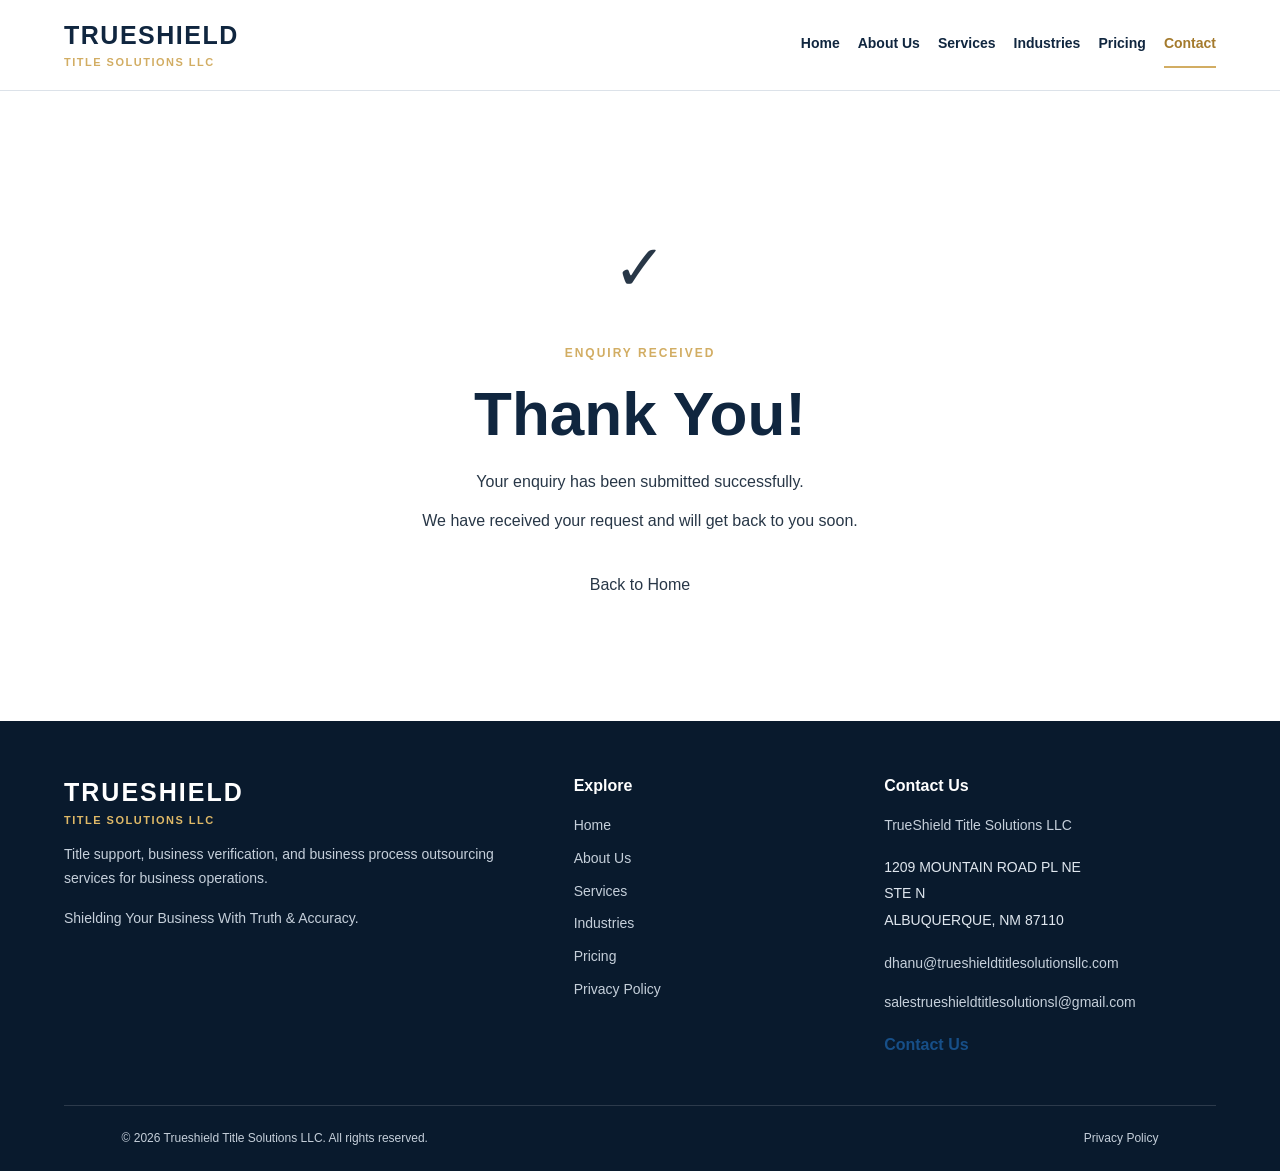
<file: thank-you.html>
<!DOCTYPE html>
<html lang="en">

<head>

    <meta charset="UTF-8">

    <meta
        name="viewport"
        content="width=device-width, initial-scale=1.0"
    >

    <title>Thank You | Trueshield Title Solutions LLC</title>

    <meta
        name="description"
        content="Thank you for contacting Trueshield Title Solutions LLC."
    >

    <link
        rel="stylesheet"
        href="style.css"
    >

    <style>

        .thank-you-section {

            min-height: 70vh;

            display: flex;

            align-items: center;

            justify-content: center;

            text-align: center;

            padding: 80px 20px;

        }

        .thank-you-box {

            max-width: 700px;

            margin: auto;

        }

        .thank-you-icon {

            font-size: 64px;

            margin-bottom: 20px;

        }

        .thank-you-box h1 {

            margin-bottom: 15px;

        }

        .thank-you-box p {

            margin-bottom: 12px;

        }

        .thank-you-button {

            display: inline-block;

            margin-top: 25px;

        }

    </style>

</head>


<body>


<header class="site-header">

    <div class="container header-container">

        <a
            href="index.html"
            class="logo"
        >

            TRUESHIELD

            <span>
                TITLE SOLUTIONS LLC
            </span>

        </a>


        <button
            class="menu-toggle"
            type="button"
            aria-expanded="false"
            aria-label="Toggle navigation"
        >
            Menu
        </button>


        <nav
            class="main-nav"
            aria-label="Main navigation"
        >

            <a href="index.html">
                Home
            </a>

            <a href="about.html">
                About Us
            </a>

            <a href="services.html">
                Services
            </a>

            <a href="industries.html">
                Industries
            </a>

            <a href="pricing.html">
                Pricing
            </a>

            <a
                href="contact.html"
                class="active"
            >
                Contact
            </a>

        </nav>

    </div>

</header>


<main>

    <section class="thank-you-section">

        <div class="container">

            <div class="thank-you-box">

                <div class="thank-you-icon">
                    ✓
                </div>


                <p class="eyebrow">
                    ENQUIRY RECEIVED
                </p>


                <h1>
                    Thank You!
                </h1>


                <p>
                    Your enquiry has been submitted successfully.
                </p>


                <p>
                    We have received your request and will get back
                    to you soon.
                </p>


                <a
                    href="index.html"
                    class="button thank-you-button"
                >
                    Back to Home
                </a>

            </div>

        </div>

    </section>

</main>


<footer class="site-footer">

    <div class="container">

        <div class="footer-grid">

            <div class="footer-about">

                <a
                    href="index.html"
                    class="footer-logo"
                >

                    TRUESHIELD

                    <span>
                        TITLE SOLUTIONS LLC
                    </span>

                </a>


                <p>
                    Title support, business verification, and business
                    process outsourcing services for business operations.
                </p>


                <p class="footer-tagline">
                    Shielding Your Business With Truth &amp; Accuracy.
                </p>

            </div>


            <div class="footer-links">

                <h3>
                    Explore
                </h3>

                <a href="index.html">
                    Home
                </a>

                <a href="about.html">
                    About Us
                </a>

                <a href="services.html">
                    Services
                </a>

                <a href="industries.html">
                    Industries
                </a>

                <a href="pricing.html">
                    Pricing
                </a>

                <a href="privacy.html">
                    Privacy Policy
                </a>

            </div>


            <div class="footer-contact">

                <h3>
                    Contact Us
                </h3>

                <p>
                    TrueShield Title Solutions LLC
                </p>


                <address class="us-office-address">

                    1209 MOUNTAIN ROAD PL NE<br>
                    STE N<br>
                    ALBUQUERQUE, NM 87110

                </address>


                <p>
                    <a href="mailto:dhanu@trueshieldtitlesolutionsllc.com">
                        dhanu@trueshieldtitlesolutionsllc.com
                    </a>
                </p>


                <p>
                    <a href="mailto:salestrueshieldtitlesolutionsl@gmail.com">
                        salestrueshieldtitlesolutionsl@gmail.com
                    </a>
                </p>


                <a href="contact.html">
                    Contact Us
                </a>

            </div>

        </div>


        <div class="footer-bottom">

            <div class="container footer-bottom-content">

                <p>

                    &copy;

                    <span id="current-year"></span>

                    Trueshield Title Solutions LLC.
                    All rights reserved.

                </p>


                <a href="privacy.html">
                    Privacy Policy
                </a>

            </div>

        </div>

    </div>

</footer>


<script src="script.js"></script>


<script>

    const yearElement =
        document.getElementById("current-year");

    if (yearElement) {

        yearElement.textContent =
            new Date().getFullYear();

    }

</script>


</body>
</html>
</file>
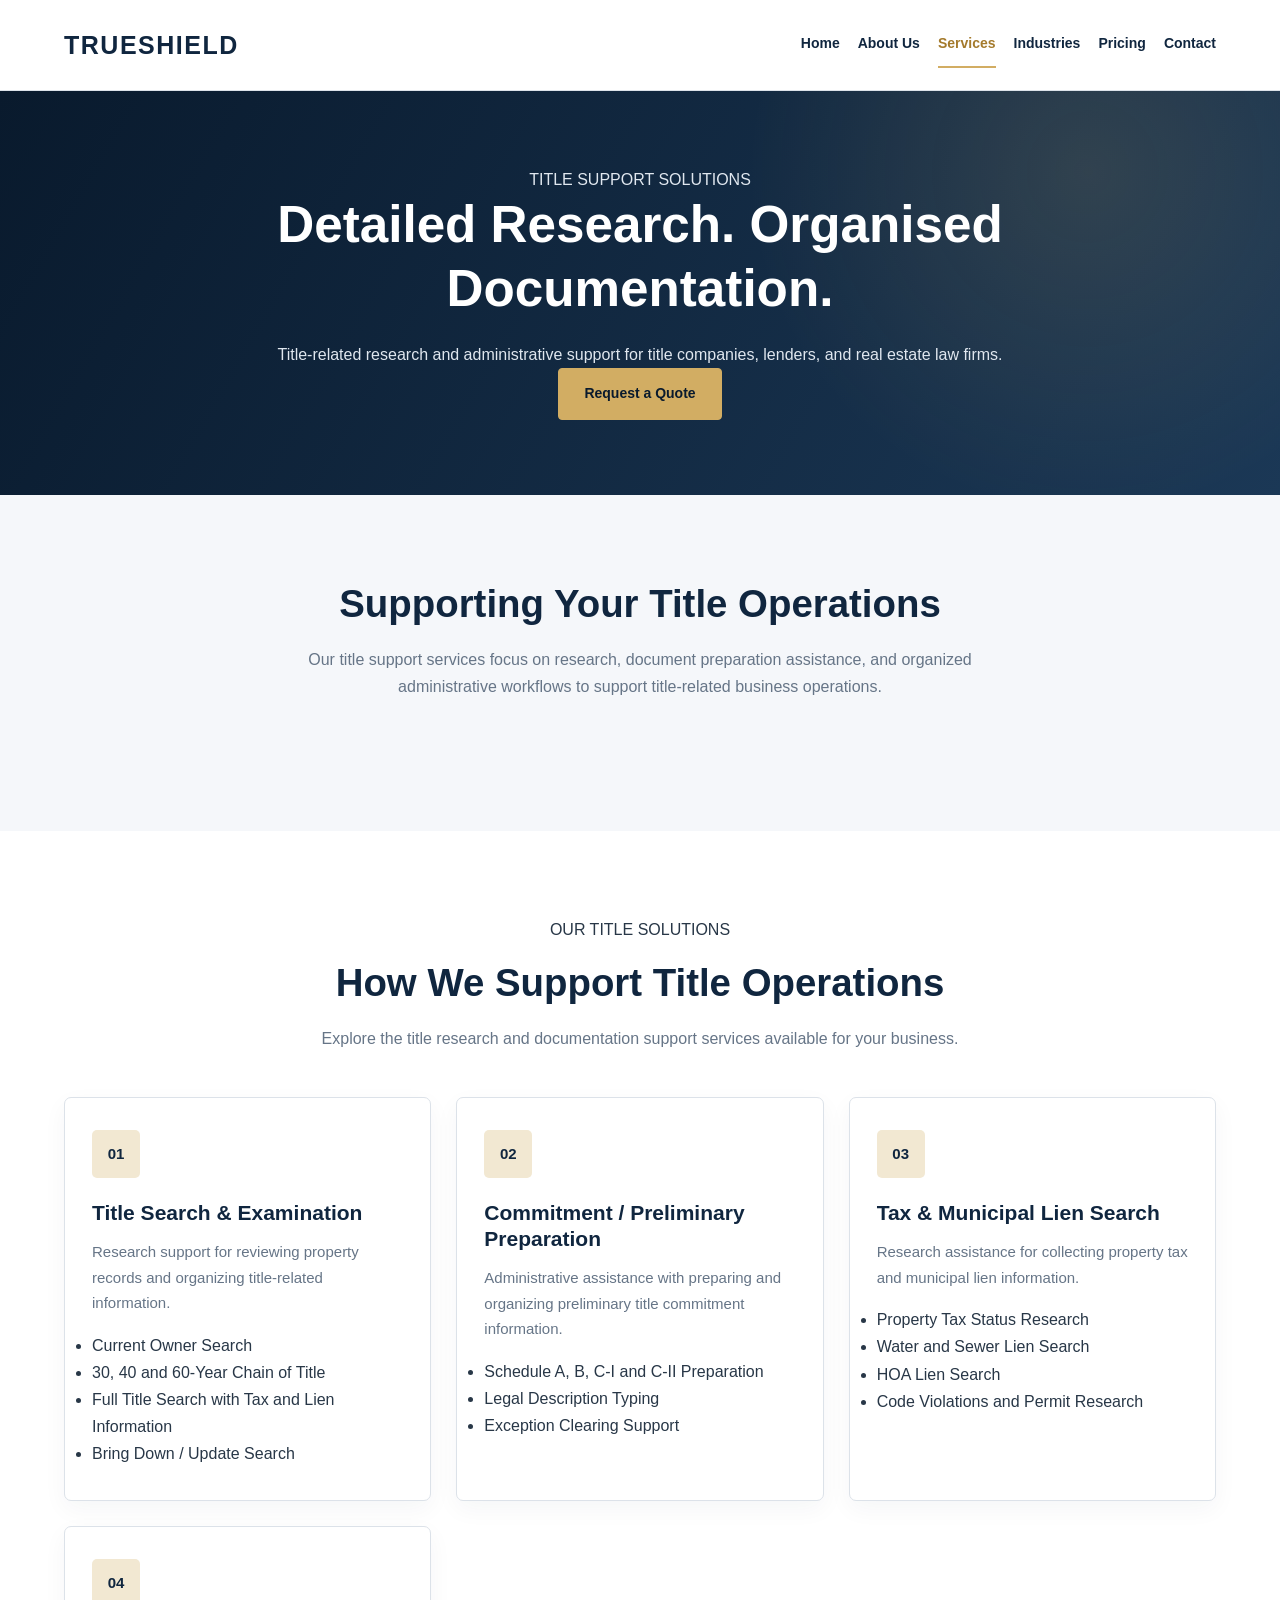
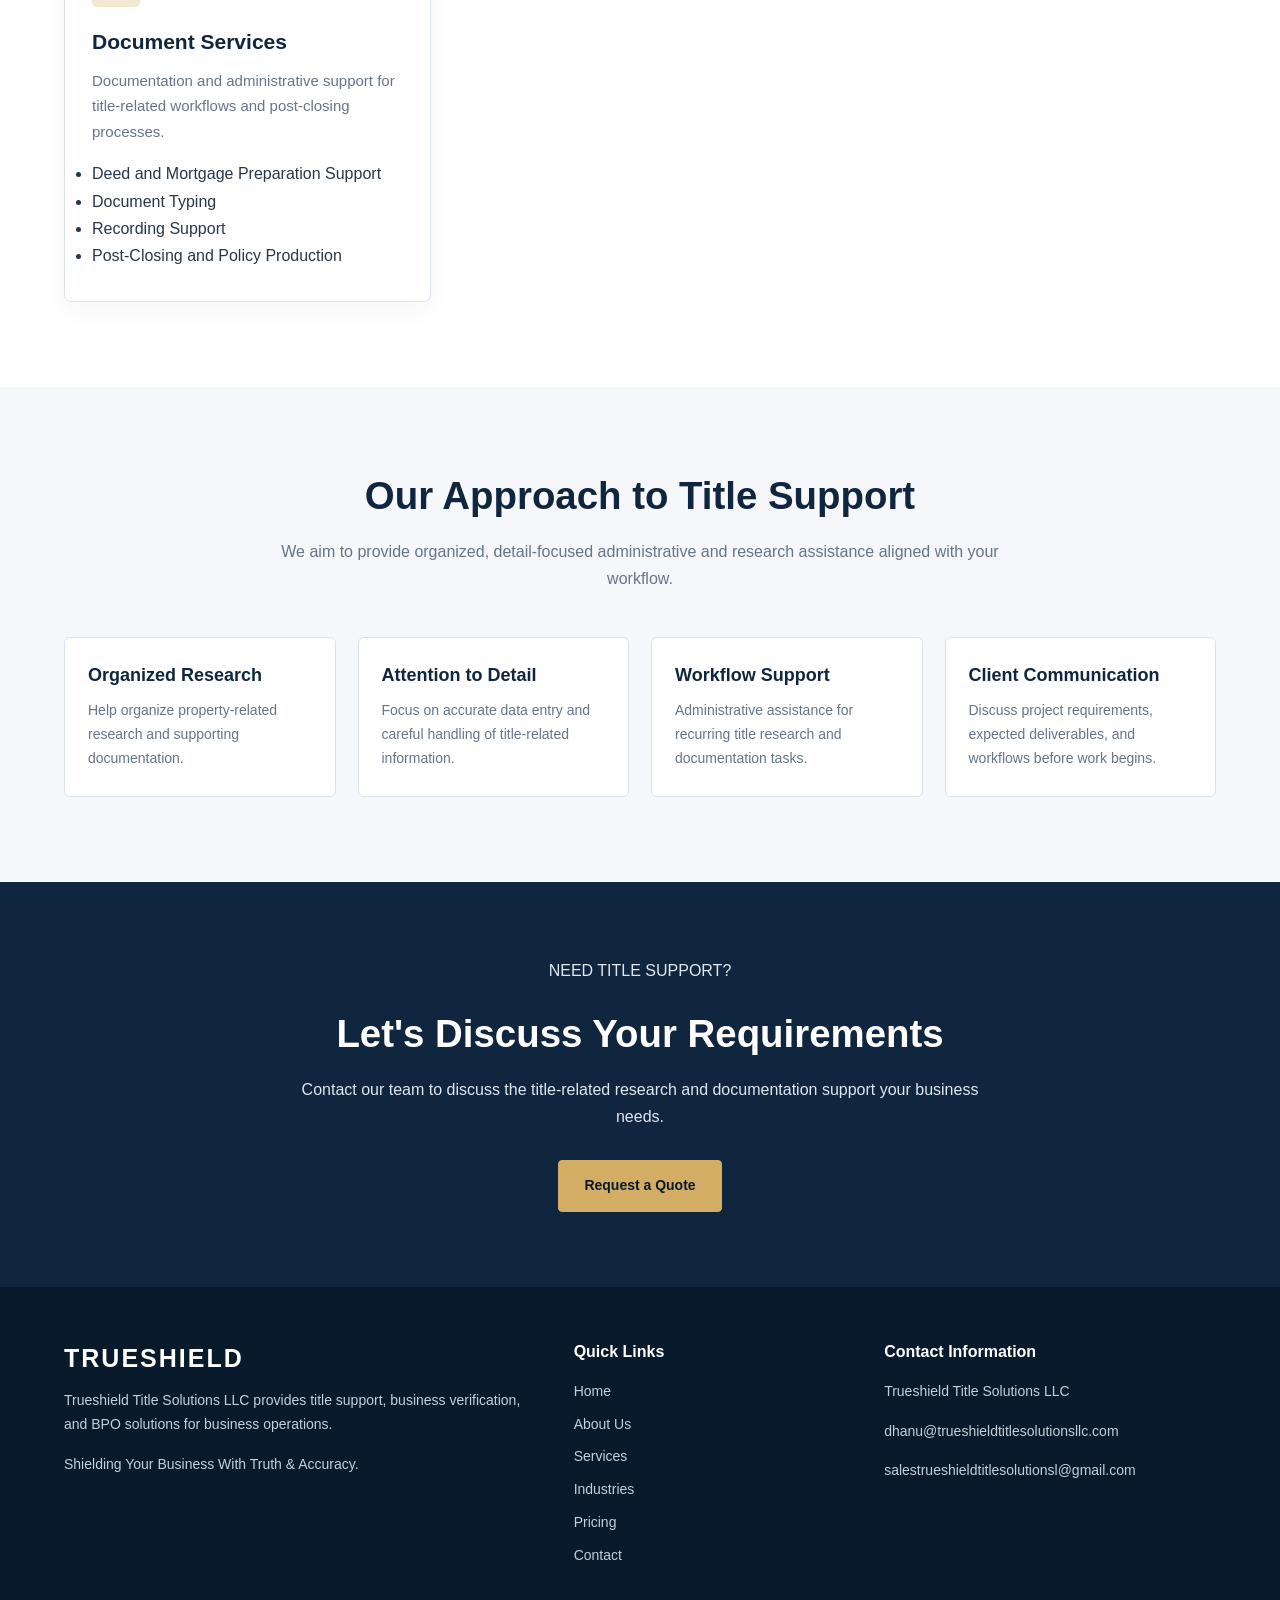
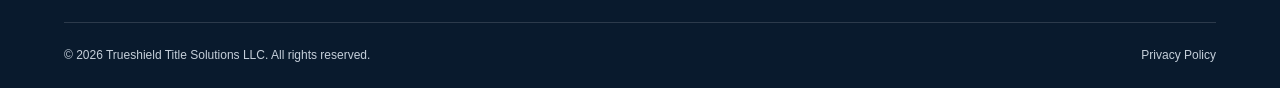
<file: title-services.html>
<!DOCTYPE html>
<html lang="en">
<head>
    <meta charset="UTF-8">
    <meta name="viewport" content="width=device-width, initial-scale=1.0">

    <meta name="description" content="Explore title search, title examination, tax and municipal lien search, commitment preparation, and document support services from Trueshield Title Service LLC.">

    <title>Title Support Solutions | Trueshield Title Solutions LLC</title>

    <link rel="stylesheet" href="style.css">
</head>

<body>

    <!-- Header -->
    <header class="site-header">
        <div class="container header-container">

            <a class="logo" href="index.html">
                TRUESHIELD
            </a>

            <nav class="main-nav">
                <a href="index.html">Home</a>
                <a href="about.html">About Us</a>
                <a href="services.html" class="active">Services</a>
                <a href="industries.html">Industries</a>
                <a href="pricing.html">Pricing</a>
                <a href="contact.html">Contact</a>
            </nav>

        </div>
    </header>


    <main>

        <!-- Page Banner -->
        <section class="page-hero">
            <div class="container">

                <p class="hero-label">TITLE SUPPORT SOLUTIONS</p>

                <h1>Detailed Research. Organised Documentation.</h1>

                <p>
                    Title-related research and administrative support
                    for title companies, lenders, and real estate
                    law firms.
                </p>

                <a class="btn btn-primary" href="contact.html">
                    Request a Quote
                </a>

            </div>
        </section>


        <!-- Introduction -->
        <section class="section section-light">
            <div class="container">

                <div class="section-heading">

                    <h2>Supporting Your Title Operations</h2>

                    <p>
                        Our title support services focus on research,
                        document preparation assistance, and organized
                        administrative workflows to support title-related
                        business operations.
                    </p>

                </div>

            </div>
        </section>


        <!-- Title Solutions -->
        <section class="section">
            <div class="container">

                <div class="section-heading">

                    <p class="hero-label">OUR TITLE SOLUTIONS</p>

                    <h2>How We Support Title Operations</h2>

                    <p>
                        Explore the title research and documentation
                        support services available for your business.
                    </p>

                </div>


                <div class="card-grid">

                    <!-- Service 1 -->
                    <article class="service-card">

                        <div class="card-icon">01</div>

                        <h3>Title Search &amp; Examination</h3>

                        <p>
                            Research support for reviewing property
                            records and organizing title-related
                            information.
                        </p>

                        <ul class="feature-list">
                            <li>Current Owner Search</li>
                            <li>30, 40 and 60-Year Chain of Title</li>
                            <li>Full Title Search with Tax and Lien Information</li>
                            <li>Bring Down / Update Search</li>
                        </ul>

                    </article>


                    <!-- Service 2 -->
                    <article class="service-card">

                        <div class="card-icon">02</div>

                        <h3>Commitment / Preliminary Preparation</h3>

                        <p>
                            Administrative assistance with preparing
                            and organizing preliminary title
                            commitment information.
                        </p>

                        <ul class="feature-list">
                            <li>Schedule A, B, C-I and C-II Preparation</li>
                            <li>Legal Description Typing</li>
                            <li>Exception Clearing Support</li>
                        </ul>

                    </article>


                    <!-- Service 3 -->
                    <article class="service-card">

                        <div class="card-icon">03</div>

                        <h3>Tax &amp; Municipal Lien Search</h3>

                        <p>
                            Research assistance for collecting
                            property tax and municipal lien
                            information.
                        </p>

                        <ul class="feature-list">
                            <li>Property Tax Status Research</li>
                            <li>Water and Sewer Lien Search</li>
                            <li>HOA Lien Search</li>
                            <li>Code Violations and Permit Research</li>
                        </ul>

                    </article>


                    <!-- Service 4 -->
                    <article class="service-card">

                        <div class="card-icon">04</div>

                        <h3>Document Services</h3>

                        <p>
                            Documentation and administrative support
                            for title-related workflows and
                            post-closing processes.
                        </p>

                        <ul class="feature-list">
                            <li>Deed and Mortgage Preparation Support</li>
                            <li>Document Typing</li>
                            <li>Recording Support</li>
                            <li>Post-Closing and Policy Production</li>
                        </ul>

                    </article>

                </div>

            </div>
        </section>


        <!-- Our Approach -->
        <section class="section section-light">
            <div class="container">

                <div class="section-heading">

                    <h2>Our Approach to Title Support</h2>

                    <p>
                        We aim to provide organized, detail-focused
                        administrative and research assistance
                        aligned with your workflow.
                    </p>

                </div>

                <div class="feature-grid">

                    <div class="feature-item">
                        <h3>Organized Research</h3>

                        <p>
                            Help organize property-related research
                            and supporting documentation.
                        </p>
                    </div>

                    <div class="feature-item">
                        <h3>Attention to Detail</h3>

                        <p>
                            Focus on accurate data entry and careful
                            handling of title-related information.
                        </p>
                    </div>

                    <div class="feature-item">
                        <h3>Workflow Support</h3>

                        <p>
                            Administrative assistance for recurring
                            title research and documentation tasks.
                        </p>
                    </div>

                    <div class="feature-item">
                        <h3>Client Communication</h3>

                        <p>
                            Discuss project requirements, expected
                            deliverables, and workflows before work begins.
                        </p>
                    </div>

                </div>

            </div>
        </section>


        <!-- Contact CTA -->
        <section class="cta-section">
            <div class="container cta-content">

                <p class="hero-label">NEED TITLE SUPPORT?</p>

                <h2>Let's Discuss Your Requirements</h2>

                <p>
                    Contact our team to discuss the title-related
                    research and documentation support your business needs.
                </p>

                <a class="btn btn-primary" href="contact.html">
                    Request a Quote
                </a>

            </div>
        </section>

    </main>


    <!-- Footer -->
    <footer class="site-footer">
        <div class="container">

            <div class="footer-grid">

                <div class="footer-about">

                    <a href="index.html" class="footer-logo">
                        TRUESHIELD
                    </a>

                    <p>
                        Trueshield Title Solutions LLC provides title
                        support, business verification, and BPO
                        solutions for business operations.
                    </p>

                    <p>
                        Shielding Your Business With Truth &amp; Accuracy.
                    </p>

                </div>


                <div class="footer-links">

                    <h3>Quick Links</h3>

                    <a href="index.html">Home</a>
                    <a href="about.html">About Us</a>
                    <a href="services.html">Services</a>
                    <a href="industries.html">Industries</a>
                    <a href="pricing.html">Pricing</a>
                    <a href="contact.html">Contact</a>

                </div>


                <div class="footer-contact">

                    <h3>Contact Information</h3>

                    <p>Trueshield Title Solutions LLC</p>

                    <p>
                        <a href="mailto:dhanu@trueshieldtitlesolutionsllc.com">
                            dhanu@trueshieldtitlesolutionsllc.com
                        </a>
                    </p>

                    <p>
                        <a href="mailto:salestrueshieldtitlesolutionsl@gmail.com">
                            salestrueshieldtitlesolutionsl@gmail.com
                        </a>
                    </p>

                </div>

            </div>


            <div class="footer-bottom">
                <div class="footer-bottom-content">

                    <p>
                        &copy; 2026 Trueshield Title Solutions LLC.
                        All rights reserved.
                    </p>

                    <a href="privacy.html">Privacy Policy</a>

                </div>
            </div>

        </div>
    </footer>


    <!-- JavaScript -->
    <script src="script.js"></script>

</body>
</html>
</file>
<file: style.css>
/* ========================================
   TRUESHIELD TITLE SOLUTIONS LLC
   Main Website Styles
   ======================================== */

/* 1. Global Styles */

:root {
    --navy: #10263f;
    --navy-dark: #091a2d;
    --navy-light: #1b3856;
    --gold: #d2ad63;
    --gold-light: #e7d5a5;
    --white: #ffffff;
    --light-bg: #f5f7fa;
    --text: #283747;
    --muted: #667587;
    --border: #dce2e9;
}

* {
    margin: 0;
    padding: 0;
    box-sizing: border-box;
}

html {
    scroll-behavior: smooth;
    scroll-padding-top: 100px;
}

body {
    font-family: Arial, Helvetica, sans-serif;
    color: var(--text);
    background: var(--white);
    line-height: 1.7;
    font-size: 16px;
}

img {
    max-width: 100%;
    display: block;
}

a {
    color: inherit;
    text-decoration: none;
    transition: color 0.25s ease, background 0.25s ease;
}

p {
    margin-bottom: 16px;
}

h1,
h2,
h3,
h4 {
    line-height: 1.25;
    color: var(--navy);
    margin-bottom: 18px;
}

h1 {
    font-size: clamp(36px, 5vw, 62px);
}

h2 {
    font-size: clamp(28px, 3vw, 40px);
}

h3 {
    font-size: 21px;
}

.container {
    width: min(1160px, 90%);
    margin: 0 auto;
}

.section {
    padding: 85px 0;
}

.section-light {
    background: var(--light-bg);
}

.eyebrow {
    color: var(--gold);
    font-size: 12px;
    font-weight: 700;
    letter-spacing: 2px;
    text-transform: uppercase;
    margin-bottom: 18px;
}

.section-heading {
    max-width: 760px;
    margin: 0 auto 45px;
    text-align: center;
}

.section-heading > p:last-child {
    color: var(--muted);
}


/* 2. Header and Navigation */

.site-header {
    width: 100%;
    background: var(--white);
    border-bottom: 1px solid var(--border);
    position: relative;
    z-index: 10;
}

.header-container {
    min-height: 90px;
    display: flex;
    align-items: center;
    justify-content: space-between;
    gap: 28px;
}

.logo {
    display: inline-flex;
    flex-direction: column;
    color: var(--navy);
    font-size: 25px;
    font-weight: 800;
    line-height: 1.1;
    letter-spacing: 1.5px;
    flex-shrink: 0;
}

.logo span {
    margin-top: 6px;
    font-size: 10px;
    letter-spacing: 2.1px;
    color: var(--gold);
}

.main-nav {
    display: flex;
    flex-wrap: wrap;
    align-items: center;
    justify-content: flex-end;
    gap: 24px;
}

.main-nav a {
    font-size: 13px;
    font-weight: 700;
    color: var(--navy);
    padding: 10px 0;
    border-bottom: 2px solid transparent;
}

.main-nav a:hover,
.main-nav a.active {
    color: #a47a2c;
    border-bottom-color: var(--gold);
}


/* 3. Home Hero */

.hero {
    background:
        radial-gradient(
            circle at 90% 15%,
            rgba(210, 173, 99, 0.13),
            transparent 32%
        ),
        linear-gradient(120deg, var(--navy-dark), var(--navy-light));

    color: var(--white);
    padding: 90px 0 75px;
    overflow: hidden;
}

.hero-content {
    max-width: 1160px;
}

.hero .eyebrow {
    color: var(--gold-light);
}

.hero h1 {
    max-width: 790px;
    color: var(--white);
    margin-bottom: 24px;
}

.hero h1 span {
    display: block;
    color: var(--gold-light);
}

.hero-description {
    max-width: 720px;
    color: #e0e7ef;
    font-size: 18px;
    line-height: 1.9;
    margin-bottom: 30px;
}

.hero-buttons {
    display: flex;
    flex-wrap: wrap;
    gap: 15px;
    margin-bottom: 35px;
}


/* 4. Buttons */

.btn {
    display: inline-flex;
    align-items: center;
    justify-content: center;
    gap: 8px;
    min-height: 48px;
    padding: 13px 25px;
    border-radius: 4px;
    font-size: 14px;
    font-weight: 700;
    text-align: center;
    border: 1px solid transparent;
    cursor: pointer;
}

.btn-primary {
    color: var(--navy-dark);
    background: var(--gold);
    border-color: var(--gold);
}

.btn-primary:hover {
    background: var(--gold-light);
    border-color: var(--gold-light);
}

.btn-outline {
    color: var(--white);
    background: transparent;
    border-color: rgba(255, 255, 255, 0.55);
}

.btn-outline:hover {
    color: var(--navy);
    background: var(--white);
}

.hero-buttons .btn {
    min-width: 205px;
}

.center-button {
    text-align: center;
    margin-top: 38px;
}


/* 5. Hero Trust List */

.trust-list {
    display: flex;
    flex-wrap: wrap;
    gap: 12px 28px;
    list-style: none;
    color: #e6eaf0;
    font-size: 14px;
}

.trust-list li::before {
    content: "✓";
    color: var(--gold-light);
    font-weight: 700;
    margin-right: 9px;
}


/* 6. Two-Column Content */

.two-column {
    display: grid;
    grid-template-columns: 1fr 1fr;
    align-items: center;
    gap: 55px;
}

.section-content h2 {
    margin-bottom: 22px;
}

.section-content p {
    color: var(--muted);
}

.section-content .btn {
    margin-top: 12px;
}

.section-image img {
    width: 100%;
    min-height: 300px;
    max-height: 430px;
    object-fit: cover;
    border-radius: 8px;
    box-shadow: 0 15px 35px rgba(16, 38, 63, 0.14);
}


/* 7. Service Cards */

.card-grid {
    display: grid;
    grid-template-columns: repeat(3, minmax(0, 1fr));
    gap: 25px;
    align-items: stretch;
}

.service-card {
    display: flex;
    flex-direction: column;
    align-items: flex-start;
    background: var(--white);
    padding: 32px 27px;
    border: 1px solid var(--border);
    border-radius: 7px;
    box-shadow: 0 8px 25px rgba(16, 38, 63, 0.045);
    transition: transform 0.25s ease, box-shadow 0.25s ease;
}

.service-card:hover {
    transform: translateY(-5px);
    box-shadow: 0 15px 35px rgba(16, 38, 63, 0.10);
}

.card-icon {
    display: flex;
    align-items: center;
    justify-content: center;
    width: 48px;
    height: 48px;
    margin-bottom: 22px;
    color: var(--navy);
    background: #f2e8d2;
    border-radius: 5px;
    font-size: 15px;
    font-weight: 800;
}

.service-card h3 {
    margin-bottom: 13px;
}

.service-card p {
    color: var(--muted);
    font-size: 15px;
}

.service-card > a:not(.btn) {
    color: #997026;
    font-weight: 700;
    font-size: 14px;
    margin-top: auto;
    padding-top: 15px;
}

.service-card > a:not(.btn):hover {
    color: var(--navy);
}


/* 8. Features */

.feature-grid {
    display: grid;
    grid-template-columns: repeat(4, minmax(0, 1fr));
    gap: 22px;
}

.feature-item {
    padding: 26px 23px;
    border: 1px solid var(--border);
    border-radius: 6px;
    background: var(--white);
}

.feature-item h3 {
    font-size: 18px;
    margin-bottom: 12px;
}

.feature-item p {
    color: var(--muted);
    font-size: 14px;
    margin-bottom: 0;
}


/* 9. Inner Page Banner */

.page-hero {
    padding: 75px 0;
    text-align: center;
    color: var(--white);
    background:
        radial-gradient(
            circle at 85% 20%,
            rgba(210, 173, 99, 0.14),
            transparent 30%
        ),
        linear-gradient(120deg, var(--navy-dark), var(--navy-light));
}

.page-hero .eyebrow {
    color: var(--gold-light);
}

.page-hero h1 {
    max-width: 850px;
    margin: 0 auto 20px;
    color: var(--white);
    font-size: clamp(34px, 4vw, 52px);
}

.page-hero p:not(.eyebrow) {
    max-width: 760px;
    margin: 0 auto;
    color: #e0e7ef;
}


/* 10. Pricing Cards */

.pricing-card {
    padding: 35px 28px;
}

.pricing-card .btn {
    width: 100%;
    margin-top: 22px;
}

.pricing-features {
    list-style: none;
    width: 100%;
    margin: 5px 0 10px;
    color: var(--muted);
    font-size: 14px;
}

.pricing-features li {
    padding: 10px 0;
    border-bottom: 1px solid #edf0f4;
}

.pricing-features li::before {
    content: "✓";
    color: #a47a2c;
    font-weight: 800;
    margin-right: 10px;
}

.featured-card {
    border: 2px solid var(--gold);
}

.pricing-note {
    margin-top: 22px;
    color: #e0e7ef;
    font-size: 13px;
}


/* 11. Call to Action */

.cta-section {
    padding: 75px 0;
    background: var(--navy);
    color: var(--white);
    text-align: center;
}

.cta-content {
    max-width: 850px;
}

.cta-content .eyebrow {
    color: var(--gold-light);
}

.cta-content h2 {
    color: var(--white);
}

.cta-content > p:not(.eyebrow) {
    color: #e0e7ef;
    max-width: 700px;
    margin: 0 auto 25px;
}

.cta-content .btn {
    margin-top: 5px;
}


/* 12. Footer */

.site-footer {
    color: #e0e7ef;
    background: var(--navy-dark);
}

.footer-grid {
    display: grid;
    grid-template-columns: 1.4fr 0.8fr 1fr;
    gap: 45px;
    padding-top: 55px;
    padding-bottom: 45px;
}

.footer-logo {
    display: inline-block;
    color: var(--gold-light);
    font-size: 26px;
    font-weight: 800;
    letter-spacing: 2px;
    margin-bottom: 15px;
}

.footer-about h3,
.footer-links h3,
.footer-contact h3 {
    color: var(--white);
    font-size: 16px;
    margin-bottom: 18px;
}

.footer-about p,
.footer-contact p {
    color: #c5cfda;
    font-size: 14px;
}

.footer-links {
    display: flex;
    flex-direction: column;
    align-items: flex-start;
}

.footer-links a {
    color: #c5cfda;
    font-size: 14px;
    margin-bottom: 9px;
}

.footer-links a:hover,
.footer-contact a:hover {
    color: var(--gold-light);
}

.footer-contact a {
    overflow-wrap: anywhere;
}

.footer-bottom {
    border-top: 1px solid rgba(255, 255, 255, 0.14);
}

.footer-bottom-content {
    min-height: 65px;
    display: flex;
    align-items: center;
    justify-content: space-between;
    gap: 15px;
}

.footer-bottom p,
.footer-bottom a {
    margin-bottom: 0;
    color: #c5cfda;
    font-size: 12px;
}


/* 13. Other Page Content Helpers */

.content-image {
    width: 100%;
    border-radius: 8px;
}

.content-list {
    padding-left: 22px;
    margin-bottom: 20px;
}

.content-list li {
    margin-bottom: 10px;
}

.contact-card {
    background: var(--white);
    border: 1px solid var(--border);
    border-radius: 7px;
    padding: 28px;
}


/* 14. Responsive Design: Tablets */

@media (max-width: 950px) {
    .header-container {
        flex-direction: column;
        justify-content: center;
        padding-top: 20px;
        padding-bottom: 18px;
        gap: 15px;
    }

    .main-nav {
        justify-content: center;
        gap: 10px 22px;
    }

    .two-column {
        gap: 30px;
    }

    .card-grid {
        grid-template-columns: repeat(2, minmax(0, 1fr));
    }

    .feature-grid {
        grid-template-columns: repeat(2, minmax(0, 1fr));
    }

    .footer-grid {
        grid-template-columns: repeat(2, minmax(0, 1fr));
    }
}


/* 15. Responsive Design: Mobile */

@media (max-width: 600px) {
    body {
        font-size: 15px;
    }

    .container {
        width: 90%;
    }

    .section {
        padding: 58px 0;
    }

    .header-container {
        min-height: auto;
        padding-top: 18px;
        padding-bottom: 15px;
    }

    .logo {
        font-size: 23px;
    }

    .main-nav {
        width: 100%;
        gap: 5px 15px;
    }

    .main-nav a {
        font-size: 12px;
        padding: 7px 0;
    }

    .hero {
        padding: 60px 0 48px;
    }

    .hero h1 {
        font-size: 38px;
    }

    .hero-description {
        font-size: 16px;
        line-height: 1.8;
    }

    .hero-buttons {
        flex-direction: column;
    }

    .hero-buttons .btn {
        width: 100%;
    }

    .trust-list {
        flex-direction: column;
        gap: 8px;
    }

    .two-column {
        grid-template-columns: 1fr;
        gap: 30px;
    }

    .section-image img {
        min-height: 220px;
    }

    .card-grid,
    .feature-grid,
    .footer-grid {
        grid-template-columns: 1fr;
    }

    .section-heading {
        margin-bottom: 30px;
    }

    .page-hero {
        padding: 55px 0;
    }

    .page-hero h1 {
        font-size: 34px;
    }

    .service-card {
        padding: 26px 22px;
    }

    .cta-section {
        padding: 55px 0;
    }

    .footer-grid {
        gap: 25px;
        padding-top: 40px;
        padding-bottom: 35px;
    }

    .footer-bottom-content {
        flex-direction: column;
        justify-content: center;
        text-align: center;
        padding-top: 18px;
        padding-bottom: 18px;
    }
}


/* 16. Small Mobile Screens */

@media (max-width: 380px) {
    .container {
        width: 92%;
    }

    .logo {
        font-size: 20px;
    }

    .logo span {
        font-size: 9px;
    }

    .main-nav {
        gap: 5px 11px;
    }

    .main-nav a {
        font-size: 11px;
    }

    .hero h1 {
        font-size: 32px;
    }

    .btn {
        padding: 12px 16px;
        font-size: 13px;
    }
}

/* BPO Services Page - Cleaner Layout */

.bpo-services .card-grid {
    grid-template-columns: repeat(2, minmax(0, 1fr));
    gap: 28px;
}

.bpo-services .service-card {
    padding: 30px;
    box-shadow: none;
}

.bpo-services .service-card:hover {
    transform: translateY(-3px);
}

.bpo-services .feature-grid {
    grid-template-columns: repeat(3, minmax(0, 1fr));
    gap: 25px;
}

.bpo-services .feature-item {
    background: transparent;
    border: none;
    border-top: 2px solid var(--gold);
    border-radius: 0;
    padding: 22px 8px;
}

.bpo-services .section-heading {
    margin-bottom: 35px;
}

.bpo-services .section-heading h2 {
    margin-bottom: 12px;
}

.bpo-services .section-heading > p:last-child {
    margin-bottom: 0;
}

@media (max-width: 650px) {
    .bpo-services .card-grid,
    .bpo-services .feature-grid {
        grid-template-columns: 1fr;
        gap: 18px;
    }

    .bpo-services .service-card {
        padding: 25px 22px;
    }
}

/* INDUSTRIES PAGE IMAGE - SHOW THE FULL IMAGE */

.industries-image-section {
    padding-top: 30px;
    padding-bottom: 50px;
}

.industries-page-image {
    display: block;
    width: 100%;
    max-width: 1000px;
    height: auto;
    max-height: none;
    object-fit: contain;
    object-position: center;
    margin: 0 auto;
    border-radius: 16px;
}

/* Mobile image sizing */
@media (max-width: 768px) {
    .industries-image-section {
        padding-top: 20px;
        padding-bottom: 30px;
    }

    .industries-page-image {
        width: 100%;
        height: auto;
        border-radius: 10px;
    }
}
css
/* FIX TRUESHIELD LOGO TEXT */

.logo {
    display: inline-flex;
    flex-direction: column;
    align-items: flex-start;
    color: #0b1f3a;
    text-decoration: none;
    font-size: 25px;
    font-weight: 800;
    line-height: 1.2;
    white-space: normal;
}

.logo span {
    display: block;
    visibility: visible;
    opacity: 1;
    font-size: 12px;
    font-weight: 600;
    letter-spacing: 2px;
    line-height: 1.5;
}

/* Footer logo */
.footer-logo {
    color: #ffffff;
}

.footer-logo span {
    color: #d4af62;
}
/* Header logo */
.site-header .logo {
    display: inline-flex;
    flex-direction: column;
    align-items: flex-start;
    text-decoration: none;
    line-height: 1.2;
}

.site-header .logo span {
    display: block;
    font-size: 12px;
    font-weight: 600;
    letter-spacing: 2px;
    line-height: 1.5;
}

/* Footer logo */
.footer-logo {
    display: inline-flex;
    flex-direction: column;
    align-items: flex-start;
    text-decoration: none;
    line-height: 1.2;
}

.footer-logo span {
    display: block;
    font-size: 12px;
    font-weight: 600;
    letter-spacing: 2px;
    line-height: 1.5;
}
css
/* ==========================================
   CONTACT PAGE DESIGN
========================================== */

.contact-hero {
    padding: 95px 0;
    color: #ffffff;
    background:
        radial-gradient(circle at 85% 20%, rgba(212, 175, 98, 0.20), transparent 32%),
        linear-gradient(125deg, #08172d, #12345a);
}

.contact-hero-content {
    max-width: 850px;
}

.contact-hero .eyebrow {
    color: #e1bd72;
    font-weight: 700;
    letter-spacing: 2px;
}

.contact-hero h1 {
    max-width: 780px;
    margin: 15px 0 20px;
    color: #ffffff;
    font-size: clamp(36px, 5vw, 58px);
    line-height: 1.12;
}

.contact-hero-content > p:not(.eyebrow) {
    max-width: 680px;
    margin-bottom: 30px;
    color: #e0e7f0;
    font-size: 17px;
    line-height: 1.8;
}

.contact-hero .button {
    display: inline-block;
    padding: 14px 25px;
    color: #10233f;
    background: #e1bd72;
    border-radius: 6px;
    font-weight: 700;
    text-decoration: none;
}

.contact-hero .button:hover {
    background: #f0d394;
}

.contact-intro {
    padding-top: 75px;
    padding-bottom: 75px;
}

.contact-info-grid {
    display: grid;
    grid-template-columns: repeat(3, minmax(0, 1fr));
    gap: 24px;
    margin-top: 40px;
}

.contact-info-card {
    padding: 30px 25px;
    background: #ffffff;
    border: 1px solid #e4e9f0;
    border-radius: 12px;
    box-shadow: 0 8px 28px rgba(11, 31, 58, 0.06);
    overflow-wrap: anywhere;
}

.contact-icon {
    display: flex;
    align-items: center;
    justify-content: center;
    width: 52px;
    height: 52px;
    margin-bottom: 20px;
    color: #b58b3c;
    background: #fbf4e6;
    border-radius: 10px;
}

.contact-icon svg {
    width: 27px;
    height: 27px;
}

.contact-info-card h3 {
    margin: 0 0 12px;
    color: #10233f;
    font-size: 20px;
}

.contact-info-card p {
    color: #5c6878;
    line-height: 1.7;
}

.contact-info-card a {
    display: inline-block;
    margin-top: 8px;
    color: #173e69;
    font-weight: 600;
    text-decoration: none;
    overflow-wrap: anywhere;
}

.contact-info-card a:hover {
    color: #a57b2e;
}

.contact-form-layout {
    display: grid;
    grid-template-columns: minmax(0, 0.85fr) minmax(0, 1.15fr);
    gap: 55px;
    align-items: start;
}

.contact-form-info {
    padding-top: 20px;
}

.contact-form-info h2,
.form-heading h2 {
    margin: 10px 0 18px;
    color: #10233f;
    font-size: clamp(28px, 3vw, 38px);
    line-height: 1.25;
}

.contact-form-info > p:not(.eyebrow) {
    color: #5c6878;
    line-height: 1.8;
}

.contact-promise {
    display: flex;
    align-items: flex-start;
    gap: 15px;
    margin-top: 30px;
}

.promise-check {
    display: flex;
    flex: 0 0 32px;
    align-items: center;
    justify-content: center;
    width: 32px;
    height: 32px;
    color: #87621f;
    background: #f7edda;
    border-radius: 50%;
    font-weight: 700;
}

.contact-promise h3 {
    margin: 0 0 6px;
    color: #10233f;
    font-size: 17px;
}

.contact-promise p {
    margin: 0;
    color: #5c6878;
    line-height: 1.7;
}

.contact-form-card {
    padding: 36px;
    background: #ffffff;
    border: 1px solid #e4e9f0;
    border-radius: 14px;
    box-shadow: 0 12px 35px rgba(11, 31, 58, 0.08);
}

.form-heading {
    margin-bottom: 25px;
}

.form-heading > p:last-child {
    color: #667386;
    font-size: 14px;
}

.contact-form .form-row {
    display: grid;
    grid-template-columns: repeat(2, minmax(0, 1fr));
    gap: 18px;
}

.contact-form .form-group {
    display: flex;
    flex-direction: column;
    gap: 8px;
    margin-bottom: 20px;
}

.contact-form label {
    color: #182c46;
    font-size: 14px;
    font-weight: 600;
}

.contact-form input,
.contact-form select,
.contact-form textarea {
    box-sizing: border-box;
    width: 100%;
    min-width: 0;
    padding: 13px 14px;
    color: #1b2b41;
    background: #ffffff;
    border: 1px solid #d5dde7;
    border-radius: 7px;
    font: inherit;
    font-size: 14px;
}

.contact-form input,
.contact-form select {
    min-height: 48px;
}

.contact-form textarea {
    min-height: 135px;
    resize: vertical;
}

.contact-form input:focus,
.contact-form select:focus,
.contact-form textarea:focus {
    outline: 2px solid rgba(181, 139, 60, 0.25);
    border-color: #b58b3c;
}

.contact-form .form-submit {
    display: flex;
    width: 100%;
    align-items: center;
    justify-content: center;
    gap: 12px;
    padding: 15px 20px;
    color: #ffffff;
    background: #102b4c;
    border: 0;
    border-radius: 7px;
    font: inherit;
    font-weight: 700;
    cursor: pointer;
}

.contact-form .form-submit:hover {
    background: #1a426e;
}

.contact-form .form-note {
    margin-top: 15px;
    color: #6b7583;
    font-size: 12px;
    line-height: 1.7;
}

.contact-bottom-cta {
    padding: 70px 20px;
    color: #ffffff;
    text-align: center;
    background: linear-gradient(120deg, #0a1c34, #173d66);
}

.contact-bottom-cta .container {
    max-width: 800px;
}

.contact-bottom-cta .eyebrow {
    color: #e1bd72;
    font-weight: 700;
    letter-spacing: 2px;
}

.contact-bottom-cta h2 {
    margin: 12px 0 16px;
    color: #ffffff;
    font-size: clamp(28px, 4vw, 40px);
    line-height: 1.25;
}

.contact-bottom-cta p:not(.eyebrow) {
    margin-bottom: 25px;
    color: #e0e7f0;
    line-height: 1.8;
}

.contact-bottom-cta .button-light {
    display: inline-block;
    padding: 14px 24px;
    color: #10233f;
    background: #e1bd72;
    border-radius: 6px;
    font-weight: 700;
    text-decoration: none;
}

.contact-bottom-cta .button-light:hover {
    background: #f0d394;
}

/* Contact page responsive layout */
@media (max-width: 900px) {
    .contact-info-grid {
        grid-template-columns: repeat(2, minmax(0, 1fr));
    }

    .contact-form-layout {
        grid-template-columns: 1fr;
        gap: 35px;
    }
}

@media (max-width: 600px) {
    .contact-hero {
        padding: 65px 0;
    }

    .contact-info-grid {
        grid-template-columns: 1fr;
    }

    .contact-form-card {
        padding: 24px 18px;
    }

    .contact-form .form-row {
        grid-template-columns: 1fr;
        gap: 0;
    }

    .contact-bottom-cta {
        padding: 55px 15px;
    }
}
css
/* =====================================
   TRUESHIELD CONTACT PAGE - CLEAN LAYOUT
===================================== */

.contact-hero,
.contact-hero * {
    box-sizing: border-box;
}

.contact-hero {
    padding: 80px 0;
    background: linear-gradient(120deg, #0b1f3a, #183c62);
    color: #ffffff;
}

.contact-hero-content {
    max-width: 850px;
    margin: 0 auto;
}

.contact-hero h1 {
    margin: 14px 0 20px;
    color: #ffffff;
    font-size: clamp(34px, 5vw, 54px);
    line-height: 1.2;
}

.contact-hero-content > p:not(.eyebrow) {
    max-width: 680px;
    margin-bottom: 28px;
    color: #e8edf5;
    font-size: 17px;
    line-height: 1.8;
}

.contact-hero .eyebrow,
.contact-bottom-cta .eyebrow {
    color: #e1bd72;
    letter-spacing: 2px;
    font-weight: 700;
}

.contact-hero .button,
.contact-bottom-cta .button-light {
    display: inline-block;
    padding: 14px 24px;
    border-radius: 6px;
    background: #dfb967;
    color: #10233f;
    font-weight: 700;
    text-decoration: none;
}

.contact-hero .button:hover,
.contact-bottom-cta .button-light:hover {
    background: #f0d394;
}

.contact-intro {
    padding-top: 65px;
    padding-bottom: 70px;
}

.contact-info-grid {
    display: grid;
    grid-template-columns: repeat(3, minmax(0, 1fr));
    gap: 24px;
    margin-top: 38px;
}

.contact-info-card {
    min-width: 0;
    padding: 28px;
    background: #ffffff;
    border: 1px solid #e3e8ef;
    border-radius: 12px;
    box-shadow: 0 6px 22px rgba(11, 31, 58, 0.06);
}

.contact-icon {
    display: flex;
    align-items: center;
    justify-content: center;
    width: 50px;
    height: 50px;
    margin-bottom: 20px;
    border-radius: 10px;
    background: #f8f0df;
    color: #a67b2d;
}

.contact-icon svg {
    width: 26px;
    height: 26px;
}

.contact-info-card h3 {
    margin: 0 0 12px;
    color: #10233f;
    font-size: 20px;
    line-height: 1.4;
}

.contact-info-card p {
    color: #5d6878;
    font-size: 15px;
    line-height: 1.8;
}

.contact-info-card a {
    color: #174775;
    font-weight: 600;
    line-height: 1.8;
    overflow-wrap: anywhere;
    text-decoration: none;
}

.contact-info-card a:hover {
    color: #a67b2d;
}

.contact-form-layout {
    display: grid;
    grid-template-columns: minmax(0, 0.9fr) minmax(0, 1.1fr);
    align-items: start;
    gap: 45px;
}

.contact-form-info {
    min-width: 0;
    padding-top: 18px;
}

.contact-form-info h2,
.form-heading h2 {
    margin: 12px 0 16px;
    color: #10233f;
    font-size: clamp(27px, 3vw, 36px);
    line-height: 1.3;
}

.contact-form-info > p:not(.eyebrow) {
    color: #5d6878;
    line-height: 1.8;
}

.contact-promise {
    display: flex;
    align-items: flex-start;
    gap: 14px;
    margin-top: 26px;
}

.promise-check {
    display: flex;
    flex: 0 0 32px;
    align-items: center;
    justify-content: center;
    width: 32px;
    height: 32px;
    border-radius: 50%;
    background: #f8f0df;
    color: #85611e;
    font-weight: 700;
}

.contact-promise h3 {
    margin: 2px 0 7px;
    color: #10233f;
    font-size: 17px;
    line-height: 1.4;
}

.contact-promise p {
    margin: 0;
    color: #5d6878;
    font-size: 15px;
    line-height: 1.7;
}

.contact-form-card {
    box-sizing: border-box;
    min-width: 0;
    padding: 32px;
    background: #ffffff;
    border: 1px solid #e1e7ef;
    border-radius: 12px;
    box-shadow: 0 8px 28px rgba(11, 31, 58, 0.07);
}

.form-heading {
    margin-bottom: 25px;
}

.form-heading .eyebrow {
    color: #a67b2d;
    font-weight: 700;
    letter-spacing: 1.5px;
}

.form-heading > p:last-child {
    color: #687486;
    font-size: 14px;
}

.contact-form .form-row {
    display: grid;
    grid-template-columns: repeat(2, minmax(0, 1fr));
    gap: 16px;
}

.contact-form .form-group {
    display: flex;
    flex-direction: column;
    gap: 8px;
    min-width: 0;
    margin-bottom: 20px;
}

.contact-form label {
    color: #172b45;
    font-size: 14px;
    font-weight: 600;
}

.contact-form input,
.contact-form select,
.contact-form textarea {
    box-sizing: border-box;
    display: block;
    width: 100%;
    max-width: 100%;
    min-width: 0;
    padding: 13px 14px;
    border: 1px solid #d5dde7;
    border-radius: 6px;
    background: #ffffff;
    color: #172b45;
    font-family: Arial, sans-serif;
    font-size: 15px;
    line-height: 1.5;
}

.contact-form input,
.contact-form select {
    min-height: 48px;
}

.contact-form textarea {
    min-height: 135px;
    resize: vertical;
}

.contact-form input:focus,
.contact-form select:focus,
.contact-form textarea:focus {
    outline: 2px solid rgba(181, 139, 60, 0.2);
    border-color: #b58b3c;
}

.contact-form .form-submit {
    display: flex;
    align-items: center;
    justify-content: center;
    gap: 12px;
    width: 100%;
    padding: 15px 20px;
    border: 0;
    border-radius: 6px;
    background: #102b4c;
    color: #ffffff;
    font-family: Arial, sans-serif;
    font-size: 15px;
    font-weight: 700;
    cursor: pointer;
}

.contact-form .form-submit:hover {
    background: #1b426c;
}

.contact-form .form-note {
    margin-top: 14px;
    color: #687486;
    font-size: 12px;
    line-height: 1.7;
}

.contact-bottom-cta {
    padding: 65px 20px;
    background: #102b4c;
    color: #ffffff;
    text-align: center;
}

.contact-bottom-cta .container {
    max-width: 780px;
}

.contact-bottom-cta h2 {
    margin: 12px 0 16px;
    color: #ffffff;
    font-size: clamp(27px, 4vw, 38px);
    line-height: 1.3;
}

.contact-bottom-cta p:not(.eyebrow) {
    margin-bottom: 25px;
    color: #e5ebf3;
    line-height: 1.8;
}

/* Keep the footer logo readable */
.site-footer .footer-logo {
    display: inline-flex;
    flex-direction: column;
    align-items: flex-start;
    gap: 3px;
    color: #ffffff;
    text-decoration: none;
    line-height: 1.3;
}

.site-footer .footer-logo span {
    display: block;
    color: #dfb967;
    font-size: 11px;
    letter-spacing: 1.5px;
}

/* Tablet */
@media (max-width: 900px) {
    .contact-info-grid {
        grid-template-columns: repeat(2, minmax(0, 1fr));
    }

    .contact-form-layout {
        grid-template-columns: 1fr;
        gap: 30px;
    }
}

/* Mobile */
@media (max-width: 600px) {
    .contact-hero {
        padding: 55px 0;
    }

    .contact-intro {
        padding-top: 45px;
        padding-bottom: 45px;
    }

    .contact-info-grid {
        grid-template-columns: 1fr;
        gap: 18px;
    }

    .contact-info-card {
        padding: 24px;
    }

    .contact-form-card {
        padding: 23px 18px;
    }

    .contact-form .form-row {
        grid-template-columns: 1fr;
        gap: 0;
    }

    .contact-bottom-cta {
        padding: 48px 18px;
    }
}

/* ===== CONTACT PAGE LAYOUT ===== */

.contact-hero {
    padding: 90px 20px;
    background: #102b4e;
    color: #ffffff;
}

.contact-hero-content {
    max-width: 850px;
    margin: 0 auto;
    text-align: center;
}

.contact-hero h1 {
    max-width: 800px;
    margin: 16px auto;
    color: #ffffff;
    font-size: clamp(34px, 5vw, 52px);
    line-height: 1.2;
}

.contact-hero-content > p:not(.eyebrow) {
    max-width: 680px;
    margin: 0 auto 28px;
    color: #e3eaf2;
    font-size: 17px;
    line-height: 1.8;
}

.contact-hero .eyebrow,
.contact-bottom-cta .eyebrow {
    color: #e6bd65;
    letter-spacing: 2px;
    font-size: 13px;
    font-weight: 700;
}

.contact-intro {
    padding-top: 75px;
    padding-bottom: 75px;
}

.contact-info-grid {
    display: grid;
    grid-template-columns: repeat(3, minmax(0, 1fr));
    gap: 24px;
    margin-top: 40px;
}

.contact-info-card {
    min-width: 0;
    padding: 30px 24px;
    background: #ffffff;
    border: 1px solid #e2e8f0;
    border-radius: 14px;
    box-shadow: 0 8px 24px rgba(16, 43, 78, 0.07);
    overflow-wrap: anywhere;
}

.contact-icon {
    display: flex;
    align-items: center;
    justify-content: center;
    width: 48px;
    height: 48px;
    margin-bottom: 20px;
    border-radius: 12px;
    background: #edf3fa;
    color: #102b4e;
    font-size: 25px;
    font-weight: 700;
}

.contact-info-card h3 {
    margin: 0 0 12px;
    color: #102b4e;
    font-size: 21px;
    line-height: 1.4;
}

.contact-info-card p {
    margin: 0 0 18px;
    color: #5c6878;
    font-size: 15px;
    line-height: 1.8;
}

.contact-info-card a,
.footer-contact a {
    color: #174f88;
    font-weight: 600;
    line-height: 1.8;
    overflow-wrap: anywhere;
}

.contact-form-layout {
    display: grid;
    grid-template-columns: minmax(0, 0.85fr) minmax(0, 1.15fr);
    align-items: start;
    gap: 55px;
}

.contact-form-info {
    padding-top: 20px;
}

.contact-form-info h2,
.form-heading h2 {
    margin: 12px 0 18px;
    color: #102b4e;
    font-size: clamp(27px, 3vw, 36px);
    line-height: 1.3;
}

.contact-form-info > p:not(.eyebrow) {
    color: #5c6878;
    line-height: 1.9;
}

.contact-promise {
    display: flex;
    align-items: flex-start;
    gap: 15px;
    margin-top: 28px;
}

.promise-check {
    display: flex;
    flex: 0 0 30px;
    align-items: center;
    justify-content: center;
    width: 30px;
    height: 30px;
    border-radius: 50%;
    background: #e6bd65;
    color: #102b4e;
    font-weight: 700;
}

.contact-promise h3 {
    margin: 0 0 6px;
    color: #102b4e;
    font-size: 17px;
    line-height: 1.5;
}

.contact-promise p {
    margin: 0;
    color: #5c6878;
    font-size: 14px;
    line-height: 1.8;
}

.contact-form-card {
    min-width: 0;
    padding: 38px;
    background: #ffffff;
    border: 1px solid #e2e8f0;
    border-radius: 16px;
    box-shadow: 0 12px 35px rgba(16, 43, 78, 0.08);
}

.form-heading {
    margin-bottom: 28px;
}

.form-heading > p:last-child {
    color: #697586;
    font-size: 14px;
    line-height: 1.7;
}

.contact-form .form-row {
    display: grid;
    grid-template-columns: repeat(2, minmax(0, 1fr));
    gap: 18px;
}

.contact-form .form-group {
    display: flex;
    flex-direction: column;
    min-width: 0;
    gap: 8px;
    margin-bottom: 22px;
}

.contact-form label {
    color: #26384d;
    font-size: 14px;
    font-weight: 700;
    line-height: 1.5;
}

.contact-form input,
.contact-form select,
.contact-form textarea {
    display: block;
    width: 100%;
    min-width: 0;
    padding: 13px 14px;
    border: 1px solid #ccd5e0;
    border-radius: 8px;
    background: #ffffff;
    color: #243247;
    font: inherit;
    font-size: 15px;
    line-height: 1.5;
    box-sizing: border-box;
}

.contact-form input,
.contact-form select {
    min-height: 48px;
}

.contact-form textarea {
    min-height: 140px;
    resize: vertical;
}

.contact-form input:focus,
.contact-form select:focus,
.contact-form textarea:focus {
    outline: 2px solid #9dbce0;
    outline-offset: 2px;
    border-color: #174f88;
}

.contact-form .form-submit {
    display: inline-flex;
    align-items: center;
    justify-content: center;
    gap: 10px;
    width: 100%;
    min-height: 52px;
    border: 0;
    cursor: pointer;
    font: inherit;
    font-weight: 700;
}

.contact-form .form-note {
    margin: 16px 0 0;
    color: #697586;
    font-size: 12px;
    line-height: 1.7;
}

.contact-bottom-cta {
    padding: 70px 20px;
    background: #102b4e;
    color: #ffffff;
    text-align: center;
}

.contact-bottom-cta .container {
    max-width: 850px;
    margin: 0 auto;
}

.contact-bottom-cta h2 {
    margin: 14px 0;
    color: #ffffff;
    font-size: clamp(27px, 4vw, 38px);
    line-height: 1.35;
}

.contact-bottom-cta p:not(.eyebrow) {
    margin: 0 auto 25px;
    color: #e3eaf2;
    line-height: 1.8;
}

.contact-bottom-cta .button-light {
    display: inline-flex;
    align-items: center;
    justify-content: center;
    padding: 14px 25px;
    border-radius: 7px;
    background: #e6bd65;
    color: #102b4e;
    font-weight: 700;
    text-decoration: none;
}

.footer-logo {
    display: inline-flex;
    flex-direction: column;
    gap: 5px;
    color: #ffffff;
    font-size: 25px;
    font-weight: 800;
    line-height: 1.2;
    text-decoration: none;
}

.footer-logo span {
    font-size: 12px;
    letter-spacing: 2px;
}

/* ===== RESPONSIVE CONTACT PAGE ===== */

@media (max-width: 900px) {
    .contact-info-grid {
        grid-template-columns: repeat(2, minmax(0, 1fr));
    }

    .contact-form-layout {
        grid-template-columns: 1fr;
        gap: 35px;
    }

    .contact-form-info {
        padding-top: 0;
    }
}

@media (max-width: 600px) {
    .contact-hero {
        padding: 65px 18px;
    }

    .contact-intro {
        padding-top: 50px;
        padding-bottom: 50px;
    }

    .contact-info-grid {
        grid-template-columns: 1fr;
        gap: 18px;
        margin-top: 28px;
    }

    .contact-info-card {
        padding: 25px 20px;
    }

    .contact-form-card {
        padding: 25px 18px;
    }

    .contact-form .form-row {
        grid-template-columns: 1fr;
        gap: 0;
    }

    .contact-bottom-cta {
        padding: 55px 18px;
    }
}

/* ===== FIX HEADER AND MENU POSITION ON ALL PAGES ===== */

.site-header {
    width: 100%;
    position: relative;
    z-index: 1000;
}

.header-container {
    display: flex;
    align-items: center;
    justify-content: space-between;
    gap: 24px;
    width: 100%;
    box-sizing: border-box;
}

.logo {
    display: flex;
    flex-direction: column;
    flex-shrink: 0;
    line-height: 1.2;
    text-decoration: none;
}

.logo span {
    display: block;
    font-size: 12px;
    letter-spacing: 1.5px;
    margin-top: 4px;
}

.main-nav {
    display: flex;
    align-items: center;
    justify-content: flex-end;
    gap: 22px;
    margin-left: auto;
}

.menu-toggle {
    display: none;
    align-items: center;
    justify-content: center;
    margin-left: auto;
    padding: 9px 12px;
    border: 1px solid #d8e0ea;
    border-radius: 6px;
    background: #ffffff;
    color: #102b4e;
    font-size: 16px;
    cursor: pointer;
}

/* Mobile and tablet menu */
@media (max-width: 768px) {
    .header-container {
        position: relative;
        flex-wrap: wrap;
        gap: 12px;
        padding-top: 14px;
        padding-bottom: 14px;
    }

    .logo {
        margin-right: auto;
    }

    .menu-toggle {
        display: inline-flex;
        flex-shrink: 0;
        margin-left: auto;
    }

    .main-nav {
        display: none;
        flex-direction: column;
        align-items: stretch;
        justify-content: flex-start;
        gap: 0;
        width: 100%;
        margin: 8px 0 0;
        padding: 8px 0;
        background: #ffffff;
        border-top: 1px solid #e2e8f0;
    }

    .main-nav a {
        display: block;
        padding: 12px 8px;
        text-align: left;
    }

    .main-nav.open {
        display: flex;
    }
}

/* ===== FIX HEADER WIDTH ON ALL PAGES ===== */

.site-header {
    width: 100%;
    box-sizing: border-box;
}

.header-container {
    width: 100%;
    max-width: 1200px;
    margin: 0 auto;
    padding: 16px 24px;
    display: flex;
    align-items: center;
    justify-content: space-between;
    gap: 24px;
    box-sizing: border-box;
}

.site-header .logo {
    display: flex;
    flex-direction: column;
    flex-shrink: 0;
    max-width: 245px;
    font-size: 25px;
    line-height: 1.2;
    white-space: nowrap;
}

.site-header .logo span {
    display: block;
    margin-top: 4px;
    font-size: 11px;
    letter-spacing: 1.5px;
}

.site-header .main-nav {
    display: flex;
    align-items: center;
    justify-content: flex-end;
    flex: 1;
    gap: 18px;
    margin-left: auto;
    min-width: 0;
}

.site-header .main-nav a {
    white-space: nowrap;
    font-size: 14px;
    text-decoration: none;
}

.site-header .menu-toggle {
    display: none;
    flex-shrink: 0;
}

/* Laptop screens and smaller desktops */
@media (min-width: 769px) and (max-width: 1100px) {
    .header-container {
        padding: 14px 16px;
        gap: 16px;
    }

    .site-header .logo {
        font-size: 21px;
    }

    .site-header .logo span {
        font-size: 9px;
        letter-spacing: 1px;
    }

    .site-header .main-nav {
        gap: 12px;
    }

    .site-header .main-nav a {
        font-size: 12px;
    }
}

/* Mobile and tablet screens */
@media (max-width: 768px) {
    .header-container {
        flex-wrap: wrap;
        gap: 12px;
        padding: 14px 18px;
    }

    .site-header .logo {
        font-size: 22px;
    }

    .site-header .logo span {
        font-size: 10px;
    }

    .site-header .menu-toggle {
        display: inline-flex;
        align-items: center;
        justify-content: center;
        margin-left: auto;
        padding: 9px 12px;
        background: #ffffff;
        color: #102b4e;
        border: 1px solid #d8e0ea;
        border-radius: 6px;
        cursor: pointer;
    }

    .site-header .main-nav {
        display: none;
        flex: 0 0 100%;
        flex-direction: column;
        align-items: stretch;
        gap: 0;
        margin: 8px 0 0;
    }

    .site-header .main-nav.nav-open {
        display: flex;
    }

    .site-header .main-nav a {
        padding: 12px 8px;
        white-space: normal;
        font-size: 15px;
    }
}

/* US OFFICE ADDRESS IN FOOTER */
.us-office-address {
    margin: 12px 0 18px;
    color: inherit;
    font-style: normal;
    font-size: 14px;
    line-height: 1.9;
    overflow-wrap: anywhere;
}
/* TEMPORARY FIX: Make website images visible */
.section-image {
    display: block !important;
    width: 100%;
    min-width: 0;
    opacity: 1 !important;
    visibility: visible !important;
}

.section-image img {
    display: block !important;
    width: 100% !important;
    height: auto !important;
    min-height: 300px;
    max-height: 430px;
    object-fit: cover;
    opacity: 1 !important;
    visibility: visible !important;
}
/* ========================================
   ADDITIONAL WHY TRUESHIELD FEATURES
   ======================================== */

.additional-features {
    display: grid;
    grid-template-columns: repeat(3, minmax(0, 1fr));
    gap: 24px;
    padding: 12px 4% 30px;
    background: #f4f7fc;
}

.additional-features .feature-item {
    min-width: 0;
    padding: 8px 20px;
    background: transparent;
    border: none;
    border-left: 5px solid #c5a04b;
    border-radius: 0;
    box-shadow: none;
}

.additional-features .feature-item h3 {
    color: #172b43;
    font-size: 22px;
    margin: 0 0 24px;
}

.additional-features .feature-item p {
    color: #303846;
    font-size: 18px;
    line-height: 1.8;
    margin: 0;
}

/* Tablet layout */
@media (max-width: 768px) {
    .additional-features {
        grid-template-columns: repeat(2, minmax(0, 1fr));
        gap: 22px;
    }
}

/* Mobile layout */
@media (max-width: 480px) {
    .additional-features {
        grid-template-columns: 1fr;
        gap: 20px;
        padding: 10px 0 20px;
    }

    .additional-features .feature-item {
        padding: 8px 16px;
    }

    .additional-features .feature-item h3 {
        font-size: 19px;
        margin-bottom: 14px;
    }

    .additional-features .feature-item p {
        font-size: 15px;
    }
}
</file>
